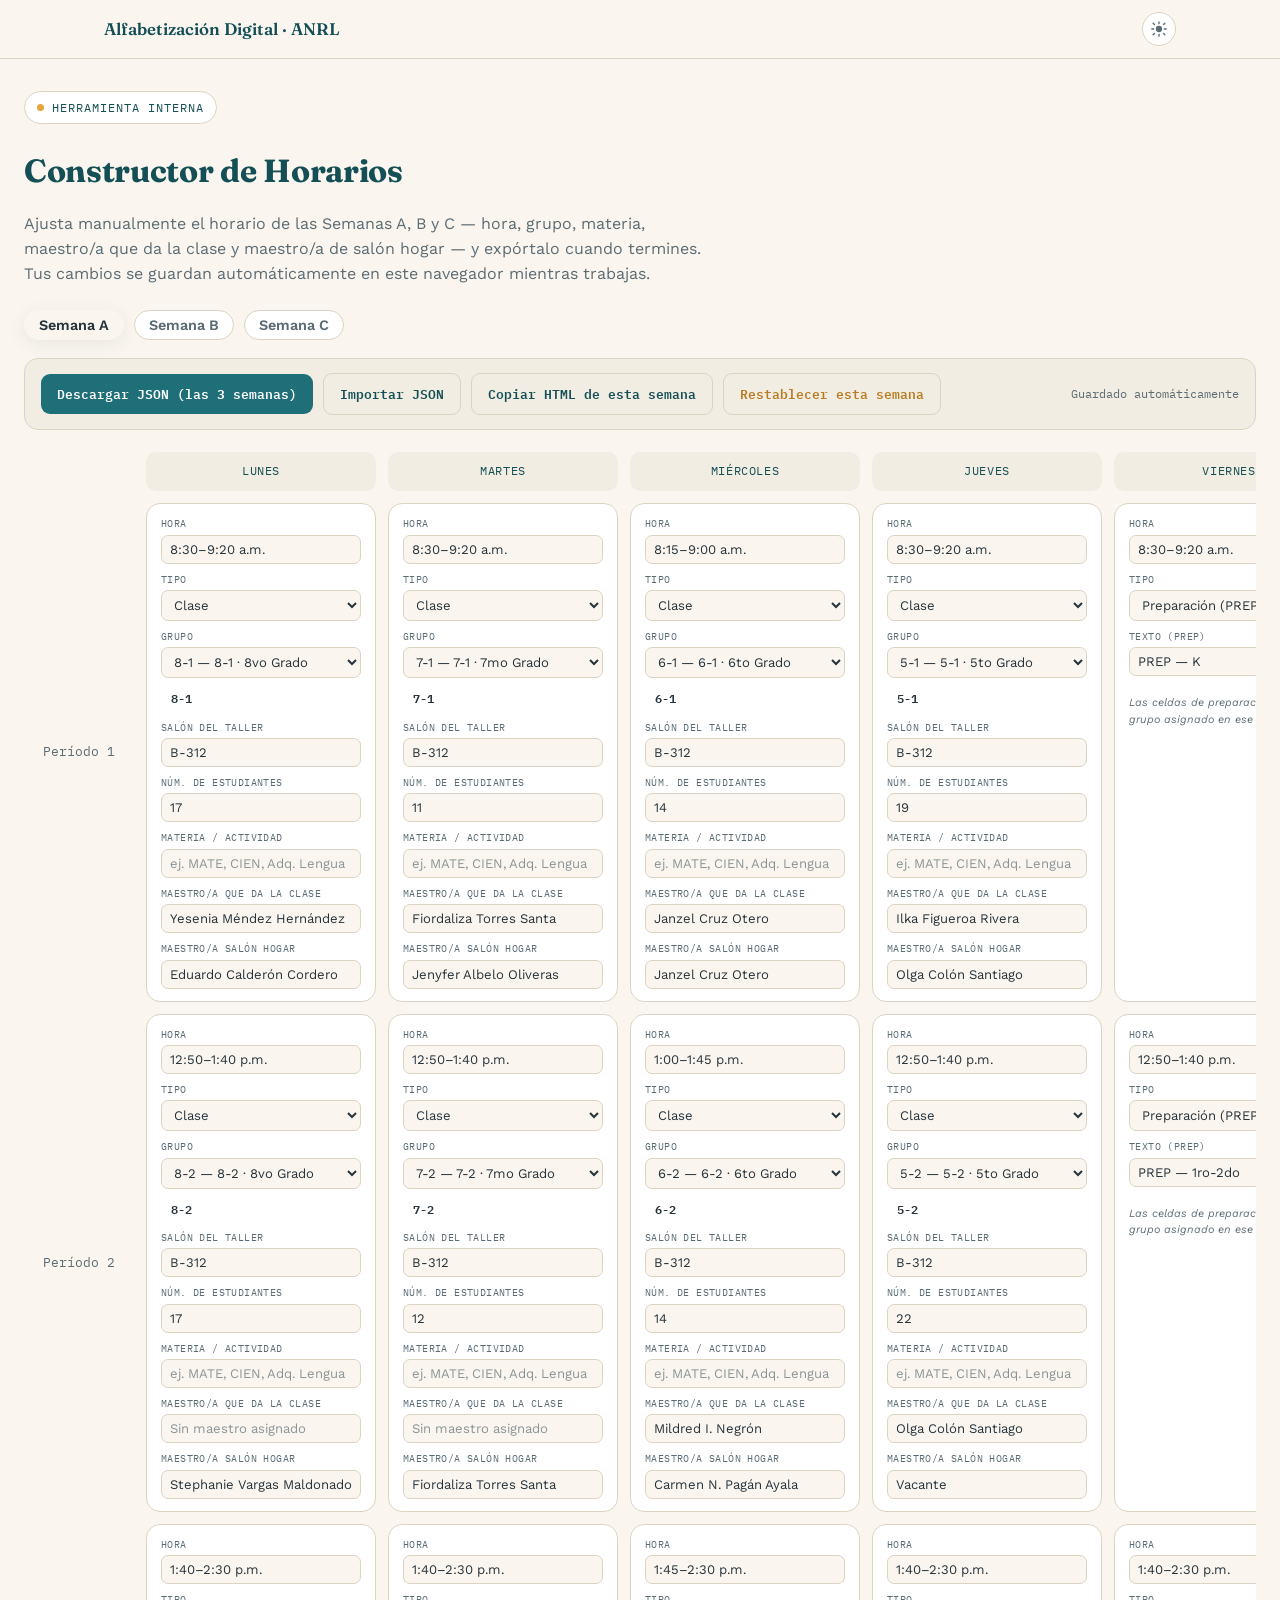
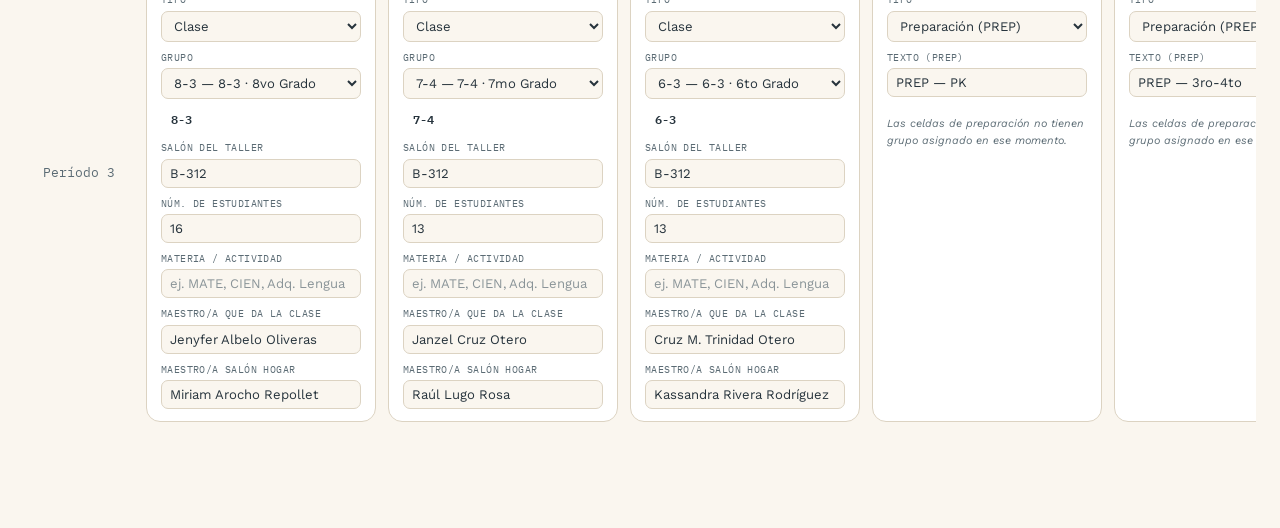
<file: builder.html>
<!DOCTYPE html>
<html lang="es">
<head>
<meta charset="UTF-8">
<meta name="viewport" content="width=device-width, initial-scale=1.0">
<meta name="color-scheme" content="light dark">
<meta name="robots" content="noindex">
<script>
(function(){
  try {
    var stored = localStorage.getItem('theme');
    var theme = stored === 'light' || stored === 'dark'
      ? stored
      : (window.matchMedia && window.matchMedia('(prefers-color-scheme: dark)').matches ? 'dark' : 'light');
    document.documentElement.setAttribute('data-theme', theme);
  } catch (e) {}
})();
</script>
<title>Constructor de Horarios &mdash; Kevin García</title>
<link rel="icon" type="image/svg+xml" href="favicon.svg">
<link rel="preconnect" href="https://fonts.googleapis.com">
<link rel="preconnect" href="https://fonts.gstatic.com" crossorigin>
<link href="https://fonts.googleapis.com/css2?family=Fraunces:opsz,wght@9..144,400;9..144,500;9..144,600;9..144,700&family=Work+Sans:wght@400;500;600;700&family=IBM+Plex+Mono:wght@400;500;600&display=swap" rel="stylesheet">
<link rel="stylesheet" href="css/styles.css">
<style>
.bd-wrap{max-width:1400px; margin:0 auto; padding:32px 24px 90px;}
.bd-header p{color:var(--ink-soft); max-width:70ch;}
.bd-tabs{display:flex; gap:10px; margin:24px 0 18px; flex-wrap:wrap;}
.bd-toolbar{
  display:flex; align-items:center; gap:10px; flex-wrap:wrap; margin-bottom:22px;
  padding:14px 16px; background:var(--paper-alt); border:1px solid var(--line); border-radius:var(--radius);
}
.bd-btn{
  font-family:'IBM Plex Mono',monospace; font-size:.8rem; font-weight:600; color:#fff;
  background:var(--teal-btn); border:none; border-radius:9px; padding:9px 16px; cursor:pointer; transition:.15s;
}
.bd-btn:hover{background:var(--teal-btn-hover);}
.bd-btn.bd-btn-ghost{color:var(--teal-deep); background:transparent; border:1px solid var(--line);}
.bd-btn.bd-btn-ghost:hover{border-color:var(--teal); background:var(--card);}
.bd-btn.bd-btn-danger{color:var(--mango-deep); background:transparent; border:1px solid var(--line);}
.bd-btn.bd-btn-danger:hover{border-color:var(--mango);}
.bd-save-status{font-family:'IBM Plex Mono',monospace; font-size:.76rem; color:var(--ink-soft); margin-left:auto;}
.bd-week{margin-bottom:8px;}
.bd-week-title{display:flex; align-items:center; gap:12px; margin-bottom:14px; flex-wrap:wrap;}
.bd-week-title h2{font-size:1.2rem; margin:0;}
.bd-grid-scroll{overflow-x:auto; padding-bottom:8px;}
.bd-week-grid{display:grid; grid-template-columns:110px repeat(5, minmax(230px,1fr)); gap:12px; min-width:1300px;}
.bd-day-head{
  font-family:'IBM Plex Mono',monospace; font-size:.76rem; text-transform:uppercase; letter-spacing:.05em;
  color:var(--teal-deep); background:var(--paper-alt); border-radius:10px; padding:10px 12px; text-align:center;
}
.bd-period-label{
  font-family:'IBM Plex Mono',monospace; font-size:.82rem; color:var(--ink-soft);
  display:flex; align-items:center; justify-content:center; text-align:center;
}
.bd-cell{
  position:relative;
  background:var(--card); border:1.5px solid var(--line); border-radius:var(--radius);
  padding:12px 14px; display:flex; flex-direction:column; gap:8px;
}
.bd-cell.bd-modified{
  border-color:var(--mango); box-shadow:0 0 0 3px rgba(232,163,61,.16);
  background:linear-gradient(135deg, rgba(232,163,61,.10), rgba(31,111,120,.04));
}
.bd-modified-tag{
  position:absolute; top:-9px; right:10px;
  font-family:'IBM Plex Mono',monospace; font-size:.62rem; font-weight:700; letter-spacing:.03em;
  color:#fff; background:var(--mango); padding:2px 8px; border-radius:999px;
}
.bd-field{display:flex; flex-direction:column; gap:3px;}
.bd-field label{
  font-family:'IBM Plex Mono',monospace; font-size:.62rem; text-transform:uppercase; letter-spacing:.04em; color:var(--ink-soft);
}
.bd-field input, .bd-field select{
  font-family:'Work Sans',sans-serif; font-size:.82rem; padding:6px 8px; border-radius:7px;
  border:1px solid var(--line); background:var(--paper); color:var(--ink); width:100%;
}
.bd-field input::placeholder{color:var(--ink-soft); opacity:.7;}
.bd-chip-row{display:flex; align-items:center; gap:8px;}
.bd-chip-preview{font-family:'IBM Plex Mono',monospace; font-weight:600; font-size:.78rem; padding:3px 10px; border-radius:999px; display:inline-block;}
.bd-hint{font-size:.68rem; color:var(--ink-soft); font-style:italic;}
.bd-html-out{
  width:100%; min-height:160px; font-family:'IBM Plex Mono',monospace; font-size:.78rem;
  border:1px solid var(--line); border-radius:var(--radius); padding:12px; background:var(--paper); color:var(--ink);
  margin-top:14px;
}
@media (max-width:760px){
  .bd-week-grid{grid-template-columns:90px repeat(5,minmax(200px,1fr));}
}
</style>
</head>
<body>

<div class="topnav">
  <div class="wrap">
    <a class="brand" href="index.html">Alfabetización Digital &middot; ANRL</a>
    <div class="toolbar-buttons">
      <button type="button" id="theme-toggle" class="theme-toggle" aria-pressed="false" aria-label="Cambiar a modo oscuro" title="Cambiar a modo oscuro">
        <svg class="icon-sun" viewBox="0 0 24 24" aria-hidden="true" focusable="false"><circle cx="12" cy="12" r="4.2" fill="currentColor"/><g stroke="currentColor" stroke-width="1.8" stroke-linecap="round"><path d="M12 2.5v2.4"/><path d="M12 19.1v2.4"/><path d="M4.2 4.2l1.7 1.7"/><path d="M18.1 18.1l1.7 1.7"/><path d="M2.5 12h2.4"/><path d="M19.1 12h2.4"/><path d="M4.2 19.8l1.7-1.7"/><path d="M18.1 5.9l1.7-1.7"/></g></svg>
        <svg class="icon-moon" viewBox="0 0 24 24" aria-hidden="true" focusable="false"><path d="M20.2 14.8A8.6 8.6 0 1 1 9.2 3.8a7 7 0 0 0 11 11z" fill="currentColor"/></svg>
      </button>
    </div>
  </div>
</div>

<div class="bd-wrap">
  <div class="bd-header">
    <span class="eyebrow"><span class="dot"></span> Herramienta interna</span>
    <h1>Constructor de Horarios</h1>
    <p>Ajusta manualmente el horario de las Semanas A, B y C &mdash; hora, grupo, materia, maestro/a que da la clase y maestro/a de salón hogar &mdash; y expórtalo cuando termines. Tus cambios se guardan automáticamente en este navegador mientras trabajas.</p>
  </div>

  <div class="bd-tabs" id="bd-tabs">
    <button type="button" class="grade-tab active" data-week="A">Semana A</button>
    <button type="button" class="grade-tab" data-week="B">Semana B</button>
    <button type="button" class="grade-tab" data-week="C">Semana C</button>
  </div>

  <div class="bd-toolbar">
    <button type="button" class="bd-btn" id="bd-export-json">Descargar JSON (las 3 semanas)</button>
    <button type="button" class="bd-btn bd-btn-ghost" id="bd-import-json">Importar JSON</button>
    <input type="file" id="bd-import-file" accept="application/json,.json" hidden>
    <button type="button" class="bd-btn bd-btn-ghost" id="bd-copy-html">Copiar HTML de esta semana</button>
    <button type="button" class="bd-btn bd-btn-danger" id="bd-reset">Restablecer esta semana</button>
    <span class="bd-save-status" id="bd-save-status">Guardado automáticamente</span>
  </div>

  <div class="bd-week">
    <div class="bd-grid-scroll">
      <div class="bd-week-grid" id="bd-grid"></div>
    </div>
  </div>

  <textarea class="bd-html-out" id="bd-html-out" hidden readonly></textarea>
</div>

<script id="bd-bundle" type="application/json">{"GROUPS": [{"tabId": "tab-s-pk", "code": "PK", "title": "PK · Pre-Kínder", "hogar": "Melanie K. Olmeda Pagán", "clase": "Melanie K. Olmeda Pagán", "salon": "B-312"}, {"tabId": "tab-s-k-1", "code": "K-1", "title": "K-1 · Kindergarten", "hogar": "Jacmir Tirado Cintrón", "clase": "Johan Rivera Ortiz", "salon": "B-312"}, {"tabId": "tab-s-k-2", "code": "K-2", "title": "K-2 · Kindergarten", "hogar": "Agnes Miranda Suárez", "clase": "Agnes Miranda Suárez", "salon": "B-312"}, {"tabId": "tab-s-1-1", "code": "1-1", "title": "1-1 · 1er Grado", "hogar": "Yaznery Santos Figueroa", "clase": "Yaznery Santos Figueroa", "salon": "B-312"}, {"tabId": "tab-s-1-2", "code": "1-2", "title": "1-2 · 1er Grado", "hogar": "Luzmarie Cotto Morales", "clase": "Luzmarie Cotto Morales", "salon": "B-312"}, {"tabId": "tab-s-2-1", "code": "2-1", "title": "2-1 · 2do Grado", "hogar": "María Rivera Robles", "clase": "Yahaira Jiménez Rodríguez", "salon": "B-312"}, {"tabId": "tab-s-2-2", "code": "2-2", "title": "2-2 · 2do Grado", "hogar": "Norma Aponte Concepción", "clase": "Norma Aponte Concepción", "salon": "B-312"}, {"tabId": "tab-s-3-1", "code": "3-1", "title": "3-1 · 3er Grado", "hogar": "Brenda Virella Rosado", "clase": "Brenda Virella Rosado", "salon": "B-312"}, {"tabId": "tab-s-3-2", "code": "3-2", "title": "3-2 · 3er Grado", "hogar": "Arlene M. Del Río García", "clase": "Soniber Rivera Arnau", "salon": "B-312"}, {"tabId": "tab-s-4-1", "code": "4-1", "title": "4-1 · 4to Grado", "hogar": "Iris Zayas González", "clase": "Olga Rivera La Luz", "salon": "B-312"}, {"tabId": "tab-s-4-2", "code": "4-2", "title": "4-2 · 4to Grado", "hogar": "Tomasita Rivas Laureano", "clase": "", "salon": "B-312"}, {"tabId": "tab-s-4-3", "code": "4-3", "title": "4-3 · 4to Grado", "hogar": "Christian Marrero Ortega", "clase": "Christian Marrero Ortega", "salon": "B-312"}, {"tabId": "tab-s-5-1", "code": "5-1", "title": "5-1 · 5to Grado", "hogar": "Olga Colón Santiago", "clase": "Ilka Figueroa Rivera", "salon": "B-312"}, {"tabId": "tab-s-5-2", "code": "5-2", "title": "5-2 · 5to Grado", "hogar": "Vacante", "clase": "Olga Colón Santiago", "salon": "B-312"}, {"tabId": "tab-s-6-1", "code": "6-1", "title": "6-1 · 6to Grado", "hogar": "Janzel Cruz Otero", "clase": "Janzel Cruz Otero", "salon": "B-312"}, {"tabId": "tab-s-6-2", "code": "6-2", "title": "6-2 · 6to Grado", "hogar": "Carmen N. Pagán Ayala", "clase": "Mildred I. Negrón", "salon": "B-312"}, {"tabId": "tab-s-6-3", "code": "6-3", "title": "6-3 · 6to Grado", "hogar": "Kassandra Rivera Rodríguez", "clase": "Cruz M. Trinidad Otero", "salon": "B-312"}, {"tabId": "tab-s-7-1", "code": "7-1", "title": "7-1 · 7mo Grado", "hogar": "Jenyfer Albelo Oliveras", "clase": "Fiordaliza Torres Santa", "salon": "B-312"}, {"tabId": "tab-s-7-2", "code": "7-2", "title": "7-2 · 7mo Grado", "hogar": "Fiordaliza Torres Santa", "clase": "", "salon": "B-312"}, {"tabId": "tab-s-7-4", "code": "7-4", "title": "7-4 · 7mo Grado", "hogar": "Raúl Lugo Rosa", "clase": "Janzel Cruz Otero", "salon": "B-312"}, {"tabId": "tab-s-8-1", "code": "8-1", "title": "8-1 · 8vo Grado", "hogar": "Eduardo Calderón Cordero", "clase": "Yesenia Méndez Hernández", "salon": "B-312"}, {"tabId": "tab-s-8-2", "code": "8-2", "title": "8-2 · 8vo Grado", "hogar": "Stephanie Vargas Maldonado", "clase": "", "salon": "B-312"}, {"tabId": "tab-s-8-3", "code": "8-3", "title": "8-3 · 8vo Grado", "hogar": "Miriam Arocho Repollet", "clase": "Jenyfer Albelo Oliveras", "salon": "B-312"}, {"tabId": "tab-s-pk-ee-autismo", "code": "PK-A", "title": "PK EE Autismo", "hogar": "Gladys Pagán Cosme", "clase": "Doris Milian Torres", "salon": "202"}, {"tabId": "tab-s-pk-ee-no-cat", "code": "PK-NC", "title": "PK EE No Categorizado", "hogar": "Keila De Jesús Román", "clase": "Keila De Jesús Román", "salon": "214"}, {"tabId": "tab-s-ee-r1-1x1", "code": "R1-1x1", "title": "EE Ruta 1 (Uno a Uno)", "hogar": "Esnelin Barrios", "clase": "Yahaira Jiménez Rodríguez", "salon": "212"}, {"tabId": "tab-s-ee-r1-kinder", "code": "R1-K", "title": "EE Ruta 1 (Kínder)", "hogar": "Ada Santiago Otero", "clase": "Doris Milian Torres", "salon": "201"}, {"tabId": "tab-s-ee-r1-1ro-red", "code": "R1-1R", "title": "EE Ruta 1 (1ro Reducido)", "hogar": "Vacante", "clase": "Vacante", "salon": "203"}, {"tabId": "tab-s-ee-r1-1-2", "code": "R1-12", "title": "EE Ruta 1 (1ro y 2do)", "hogar": "Marta Reyes Afanador", "clase": "Marta Reyes Afanador", "salon": "302"}, {"tabId": "tab-s-ee-r1-3-4", "code": "R1-34", "title": "EE Ruta 1 (3ro y 4to)", "hogar": "Vacante", "clase": "Vacante", "salon": "209"}, {"tabId": "tab-s-ee-r1-5-6", "code": "R1-56", "title": "EE Ruta 1 (5to y 6to)", "hogar": "Maribel Ortega Santos", "clase": "Maribel Ortega Santos", "salon": "209"}, {"tabId": "tab-s-ee-r23-1-2-3", "code": "R23-123", "title": "EE Ruta 2 y 3 (1ro, 2do y 3ro — Autismo)", "hogar": "Elizabeth Rivera Rique", "clase": "Elizabeth Rivera Rique", "salon": "201"}, {"tabId": "tab-s-ee-r23-3-4-5", "code": "R23-345", "title": "EE Ruta 2 y 3 (3ro, 4to y 5to)", "hogar": "Karla Maldonado García", "clase": "Karla Maldonado García", "salon": "208"}, {"tabId": "tab-s-ee-r1-7-8", "code": "R1-78", "title": "EE Ruta 1 (7mo y 8vo)", "hogar": "Nora Náter Nieves", "clase": "", "salon": "214"}], "SCHEDULE": {"A": [{"periodo": "Período 1", "dia": "Lunes", "hora": "8:30–9:20 a.m.", "tipo": "clase", "tabId": "tab-s-8-1", "materia": "", "salon": "B-312", "estudiantes": 17}, {"periodo": "Período 1", "dia": "Martes", "hora": "8:30–9:20 a.m.", "tipo": "clase", "tabId": "tab-s-7-1", "materia": "", "salon": "B-312", "estudiantes": 11}, {"periodo": "Período 1", "dia": "Miércoles", "hora": "8:15–9:00 a.m.", "tipo": "clase", "tabId": "tab-s-6-1", "materia": "", "salon": "B-312", "estudiantes": 14}, {"periodo": "Período 1", "dia": "Jueves", "hora": "8:30–9:20 a.m.", "tipo": "clase", "tabId": "tab-s-5-1", "materia": "", "salon": "B-312", "estudiantes": 19}, {"periodo": "Período 1", "dia": "Viernes", "hora": "8:30–9:20 a.m.", "tipo": "prep", "prepText": "PREP — K"}, {"periodo": "Período 2", "dia": "Lunes", "hora": "12:50–1:40 p.m.", "tipo": "clase", "tabId": "tab-s-8-2", "materia": "", "salon": "B-312", "estudiantes": 17}, {"periodo": "Período 2", "dia": "Martes", "hora": "12:50–1:40 p.m.", "tipo": "clase", "tabId": "tab-s-7-2", "materia": "", "salon": "B-312", "estudiantes": 12}, {"periodo": "Período 2", "dia": "Miércoles", "hora": "1:00–1:45 p.m.", "tipo": "clase", "tabId": "tab-s-6-2", "materia": "", "salon": "B-312", "estudiantes": 14}, {"periodo": "Período 2", "dia": "Jueves", "hora": "12:50–1:40 p.m.", "tipo": "clase", "tabId": "tab-s-5-2", "materia": "", "salon": "B-312", "estudiantes": 22}, {"periodo": "Período 2", "dia": "Viernes", "hora": "12:50–1:40 p.m.", "tipo": "prep", "prepText": "PREP — 1ro-2do"}, {"periodo": "Período 3", "dia": "Lunes", "hora": "1:40–2:30 p.m.", "tipo": "clase", "tabId": "tab-s-8-3", "materia": "", "salon": "B-312", "estudiantes": 16}, {"periodo": "Período 3", "dia": "Martes", "hora": "1:40–2:30 p.m.", "tipo": "clase", "tabId": "tab-s-7-4", "materia": "", "salon": "B-312", "estudiantes": 13}, {"periodo": "Período 3", "dia": "Miércoles", "hora": "1:45–2:30 p.m.", "tipo": "clase", "tabId": "tab-s-6-3", "materia": "", "salon": "B-312", "estudiantes": 13}, {"periodo": "Período 3", "dia": "Jueves", "hora": "1:40–2:30 p.m.", "tipo": "prep", "prepText": "PREP — PK"}, {"periodo": "Período 3", "dia": "Viernes", "hora": "1:40–2:30 p.m.", "tipo": "prep", "prepText": "PREP — 3ro-4to"}], "B": [{"periodo": "Período 1", "dia": "Lunes", "hora": "8:30–9:20 a.m.", "tipo": "clase", "tabId": "tab-s-4-1", "materia": "", "salon": "B-312", "estudiantes": 11}, {"periodo": "Período 1", "dia": "Martes", "hora": "8:30–9:20 a.m.", "tipo": "clase", "tabId": "tab-s-3-1", "materia": "", "salon": "B-312", "estudiantes": 18}, {"periodo": "Período 1", "dia": "Miércoles", "hora": "8:15–9:15 a.m.", "tipo": "clase", "tabId": "tab-s-1-1", "materia": "", "salon": "B-312", "estudiantes": 18}, {"periodo": "Período 1", "dia": "Jueves", "hora": "8:30–9:20 a.m.", "tipo": "clase", "tabId": "tab-s-k-1", "materia": "", "salon": "B-312", "estudiantes": 18}, {"periodo": "Período 1", "dia": "Viernes", "hora": "8:30–9:20 a.m.", "tipo": "prep", "prepText": "PREP — R1-1x1, PK-A y PK-NC"}, {"periodo": "Período 2", "dia": "Lunes", "hora": "12:50–1:40 p.m.", "tipo": "clase", "tabId": "tab-s-4-2", "materia": "", "salon": "B-312", "estudiantes": 12}, {"periodo": "Período 2", "dia": "Martes", "hora": "12:50–1:40 p.m.", "tipo": "clase", "tabId": "tab-s-3-2", "materia": "", "salon": "B-312", "estudiantes": 20}, {"periodo": "Período 2", "dia": "Miércoles", "hora": "12:50–1:40 p.m.", "tipo": "clase", "tabId": "tab-s-1-2", "materia": "", "salon": "B-312", "estudiantes": 17}, {"periodo": "Período 2", "dia": "Jueves", "hora": "12:50–1:40 p.m.", "tipo": "clase", "tabId": "tab-s-k-2", "materia": "", "salon": "B-312", "estudiantes": 20}, {"periodo": "Período 2", "dia": "Viernes", "hora": "12:50–1:40 p.m.", "tipo": "prep", "prepText": "PREP — R1-K, R1-1R, R23-123 y R23-345"}, {"periodo": "Período 3", "dia": "Lunes", "hora": "1:40–2:30 p.m.", "tipo": "clase", "tabId": "tab-s-4-3", "materia": "", "salon": "B-312", "estudiantes": 15}, {"periodo": "Período 3", "dia": "Martes", "hora": "1:40–2:30 p.m.", "tipo": "clase", "tabId": "tab-s-2-1", "materia": "", "salon": "B-312", "estudiantes": 14}, {"periodo": "Período 3", "dia": "Miércoles", "hora": "1:40–2:30 p.m.", "tipo": "clase", "tabId": "tab-s-2-2", "materia": "", "salon": "B-312", "estudiantes": 16}, {"periodo": "Período 3", "dia": "Jueves", "hora": "1:40–2:30 p.m.", "tipo": "clase", "tabId": "tab-s-pk", "materia": "", "salon": "B-312", "estudiantes": 6}, {"periodo": "Período 3", "dia": "Viernes", "hora": "1:40–2:30 p.m.", "tipo": "prep", "prepText": "PREP — R1-12, R1-34, R1-56 y R1-78"}], "C": [{"periodo": "Período 1", "dia": "Lunes", "hora": "8:30–9:20 a.m.", "tipo": "clase", "tabId": "tab-s-ee-r1-1x1", "materia": "", "salon": "212", "estudiantes": 1}, {"periodo": "Período 1", "dia": "Martes", "hora": "8:30–9:20 a.m.", "tipo": "clase", "tabId": "tab-s-ee-r1-kinder", "materia": "", "salon": "201", "estudiantes": 3}, {"periodo": "Período 1", "dia": "Miércoles", "hora": "8:15–9:15 a.m.", "tipo": "clase", "tabId": "tab-s-ee-r23-3-4-5", "materia": "", "salon": "208", "estudiantes": 4}, {"periodo": "Período 1", "dia": "Jueves", "hora": "8:30–9:20 a.m.", "tipo": "clase", "tabId": "tab-s-ee-r1-5-6", "materia": "", "salon": "209", "estudiantes": 7}, {"periodo": "Período 1", "dia": "Viernes", "hora": "8:30–9:20 a.m.", "tipo": "prep", "prepText": "PREP — 6to"}, {"periodo": "Período 2", "dia": "Lunes", "hora": "12:50–1:40 p.m.", "tipo": "clase", "tabId": "tab-s-pk-ee-autismo", "materia": "", "salon": "202", "estudiantes": 4}, {"periodo": "Período 2", "dia": "Martes", "hora": "12:50–1:40 p.m.", "tipo": "clase", "tabId": "tab-s-ee-r1-1ro-red", "materia": "Ciencias", "salon": "203", "estudiantes": 3}, {"periodo": "Período 2", "dia": "Miércoles", "hora": "12:50–1:40 p.m.", "tipo": "clase", "tabId": "tab-s-ee-r1-1-2", "materia": "", "salon": "302", "estudiantes": 5}, {"periodo": "Período 2", "dia": "Jueves", "hora": "12:50–1:40 p.m.", "tipo": "clase", "tabId": "tab-s-ee-r1-7-8", "materia": "", "salon": "214", "estudiantes": 11}, {"periodo": "Período 2", "dia": "Viernes", "hora": "12:50–1:40 p.m.", "tipo": "prep", "prepText": "PREP — 7mo"}, {"periodo": "Período 3", "dia": "Lunes", "hora": "1:40–2:30 p.m.", "tipo": "clase", "tabId": "tab-s-pk-ee-no-cat", "materia": "", "salon": "214", "estudiantes": 5}, {"periodo": "Período 3", "dia": "Martes", "hora": "1:40–2:30 p.m.", "tipo": "clase", "tabId": "tab-s-ee-r23-1-2-3", "materia": "", "salon": "201", "estudiantes": 8}, {"periodo": "Período 3", "dia": "Miércoles", "hora": "1:40–2:30 p.m.", "tipo": "clase", "tabId": "tab-s-ee-r1-3-4", "materia": "", "salon": "209", "estudiantes": 10}, {"periodo": "Período 3", "dia": "Jueves", "hora": "1:40–2:30 p.m.", "tipo": "prep", "prepText": "PREP — 5to"}, {"periodo": "Período 3", "dia": "Viernes", "hora": "1:40–2:30 p.m.", "tipo": "prep", "prepText": "PREP — 8vo"}]}}</script>
<script>
(function(){
  var BUNDLE = JSON.parse(document.getElementById('bd-bundle').textContent);
  var GROUPS = BUNDLE.GROUPS;
  var GROUP_BY_ID = {};
  GROUPS.forEach(function(g){ GROUP_BY_ID[g.tabId] = g; });
  var DAYS = ['Lunes','Martes','Mi\u00e9rcoles','Jueves','Viernes'];
  var STORAGE_KEY = 'builder-state-v1';

  function colorClassFor(tabId){ return 'c-' + tabId.replace(/^tab-/, ''); }

  function loadState(){
    try {
      var raw = localStorage.getItem(STORAGE_KEY);
      if(raw) return JSON.parse(raw);
    } catch(e) {}
    return JSON.parse(JSON.stringify(BUNDLE.SCHEDULE));
  }
  var state = loadState();
  var currentWeek = 'A';
  var saveTimer = null;

  function persist(){
    try { localStorage.setItem(STORAGE_KEY, JSON.stringify(state)); } catch(e) {}
    var el = document.getElementById('bd-save-status');
    el.textContent = 'Guardado \u2713';
    clearTimeout(saveTimer);
    saveTimer = setTimeout(function(){ el.textContent = 'Guardado autom\u00e1ticamente'; }, 1500);
  }

  function groupOptionsHTML(selectedTabId){
    return GROUPS.map(function(g){
      var sel = g.tabId === selectedTabId ? ' selected' : '';
      return '<option value="' + g.tabId + '"' + sel + '>' + g.code + ' \u2014 ' + g.title + '</option>';
    }).join('');
  }

  function getCell(week, periodo, dia){
    var arr = state[week];
    for(var i=0;i<arr.length;i++){ if(arr[i].periodo===periodo && arr[i].dia===dia) return arr[i]; }
    return null;
  }

  function getOriginalCell(week, periodo, dia){
    var arr = BUNDLE.SCHEDULE[week];
    for(var i=0;i<arr.length;i++){ if(arr[i].periodo===periodo && arr[i].dia===dia) return arr[i]; }
    return null;
  }

  // Compara dos celdas campo por campo (sin importar el orden en que se
  // agregaron las propiedades) para saber si el período fue editado.
  function cellsEqual(a, b){
    var keys = {};
    Object.keys(a || {}).forEach(function(k){ keys[k] = true; });
    Object.keys(b || {}).forEach(function(k){ keys[k] = true; });
    for(var k in keys){
      if(k === 'periodo' || k === 'dia') continue;
      var av = (a && a[k] !== undefined) ? a[k] : '';
      var bv = (b && b[k] !== undefined) ? b[k] : '';
      if(av !== bv) return false;
    }
    return true;
  }

  var TIPOS_CON_GRUPO = {clase:1, tado:1, cp:1};

  function tipoSelectHTML(tipoActual){
    var opciones = [
      ['clase','Clase'], ['tado','TADO'], ['cp','CP'], ['prep','Preparaci\u00f3n (PREP)'],
    ];
    return '<select class="bd-in" data-field="tipo">' + opciones.map(function(o){
      var sel = o[0] === tipoActual ? ' selected' : '';
      return '<option value="' + o[0] + '"' + sel + '>' + o[1] + '</option>';
    }).join('') + '</select>';
  }

  function renderCellHTML(cell){
    if(TIPOS_CON_GRUPO[cell.tipo]){
      var g = GROUP_BY_ID[cell.tabId] || {code:'?', title:'', hogar:'', clase:'', salon:''};
      var colorClass = colorClassFor(cell.tabId);
      var esClasePlena = cell.tipo === 'clase';
      var html = ''
        + '<div class="bd-field"><label>Hora</label><input type="text" class="bd-in" data-field="hora" value="' + escAttr(cell.hora||'') + '"></div>'
        + '<div class="bd-field"><label>Tipo</label>' + tipoSelectHTML(cell.tipo) + '</div>'
        + '<div class="bd-field"><label>Grupo</label><select class="bd-in" data-field="grupo">' + groupOptionsHTML(cell.tabId) + '</select></div>'
        + '<div class="bd-chip-row"><span class="bd-chip-preview ' + colorClass + '">' + escHTML(g.code) + '</span></div>'
        + '<div class="bd-field"><label>Sal\u00f3n del taller</label><input type="text" class="bd-in" data-field="salon" value="' + escAttr((cell.salon!==undefined? cell.salon : g.salon)||'') + '"></div>'
        + '<div class="bd-field"><label>N\u00fam. de Estudiantes</label><input type="number" min="0" step="1" class="bd-in" data-field="estudiantes" placeholder="Sin dato" value="' + escAttr(cell.estudiantes!==undefined? cell.estudiantes : '') + '"></div>';
      if(esClasePlena){
        html += '<div class="bd-field"><label>Materia / actividad</label><input type="text" class="bd-in" data-field="materia" placeholder="ej. MATE, CIEN, Adq. Lengua" value="' + escAttr(cell.materia||'') + '"></div>'
          + '<div class="bd-field"><label>Maestro/a que da la clase</label><input type="text" class="bd-in" data-field="maestroClase" placeholder="Sin maestro asignado" value="' + escAttr((cell.maestroClase!==undefined? cell.maestroClase : g.clase)||'') + '"></div>';
      } else if(cell.tipo === 'cp'){
        html += '<div class="bd-field"><label>Maestro/a que cubre (CP)</label><input type="text" class="bd-in" data-field="maestroClase" placeholder="Nombre del maestro/a que cubre" value="' + escAttr((cell.maestroClase!==undefined? cell.maestroClase : g.clase)||'') + '"></div>';
      } else {
        html += '<div class="bd-field"><label>Maestro/a que cubre (TADO)</label><input type="text" class="bd-in" data-field="maestroClase" placeholder="Nombre del maestro/a que cubre" value="' + escAttr((cell.maestroClase!==undefined? cell.maestroClase : g.clase)||'') + '"></div>';
      }
      html += '<div class="bd-field"><label>Maestro/a Sal\u00f3n Hogar</label><input type="text" class="bd-in" data-field="maestroHogar" value="' + escAttr((cell.maestroHogar!==undefined? cell.maestroHogar : g.hogar)||'') + '"></div>';
      return html;
    } else {
      return ''
        + '<div class="bd-field"><label>Hora</label><input type="text" class="bd-in" data-field="hora" value="' + escAttr(cell.hora||'') + '"></div>'
        + '<div class="bd-field"><label>Tipo</label>' + tipoSelectHTML(cell.tipo) + '</div>'
        + '<div class="bd-field"><label>Texto (PREP)</label><input type="text" class="bd-in" data-field="prepText" placeholder="PREP \u2014 ..." value="' + escAttr(cell.prepText||'') + '"></div>'
        + '<p class="bd-hint">Las celdas de preparaci\u00f3n no tienen grupo asignado en ese momento.</p>';
    }
  }

  function escAttr(s){ return String(s).replace(/&/g,'&amp;').replace(/"/g,'&quot;'); }
  function escHTML(s){ return String(s).replace(/&/g,'&amp;').replace(/</g,'&lt;'); }

  function render(){
    var grid = document.getElementById('bd-grid');
    var periodos = ['Per\u00edodo 1','Per\u00edodo 2','Per\u00edodo 3'];
    var html = '<div></div>';
    DAYS.forEach(function(d){ html += '<div class="bd-day-head">' + d + '</div>'; });
    periodos.forEach(function(p){
      html += '<div class="bd-period-label">' + p + '</div>';
      DAYS.forEach(function(d){
        var cell = getCell(currentWeek, p, d);
        var modificado = !cellsEqual(cell, getOriginalCell(currentWeek, p, d));
        var claseExtra = modificado ? ' bd-modified' : '';
        var etiqueta = modificado ? '<span class="bd-modified-tag">&#9679; Editado</span>' : '';
        html += '<div class="bd-cell' + claseExtra + '" data-periodo="' + p + '" data-dia="' + d + '">' + etiqueta + renderCellHTML(cell) + '</div>';
      });
    });
    grid.innerHTML = html;
    attachHandlers();
  }

  function attachHandlers(){
    var grid = document.getElementById('bd-grid');
    grid.querySelectorAll('.bd-cell').forEach(function(cellEl){
      var periodo = cellEl.getAttribute('data-periodo');
      var dia = cellEl.getAttribute('data-dia');
      cellEl.querySelectorAll('.bd-in').forEach(function(input){
        input.addEventListener('change', function(){ onFieldChange(periodo, dia, input); });
      });
    });
  }

  function onFieldChange(periodo, dia, input){
    var cell = getCell(currentWeek, periodo, dia);
    var field = input.getAttribute('data-field');
    if(field === 'tipo'){
      var nuevoTipo = input.value;
      var eraConGrupo = !!TIPOS_CON_GRUPO[cell.tipo];
      var esConGrupo = !!TIPOS_CON_GRUPO[nuevoTipo];
      if(esConGrupo && eraConGrupo){
        // Clase / TADO / CP entre sí: mismo dato de fondo, solo cambia la etiqueta.
        cell.tipo = nuevoTipo;
      } else if(!esConGrupo){
        // A Preparación (PREP): se pierde el grupo asignado.
        var nuevo = {periodo:periodo, dia:dia, hora:cell.hora, tipo:'prep', prepText:''};
        replaceCell(periodo, dia, nuevo);
      } else {
        // De Preparación a Clase/TADO/CP: arranca con el primer grupo de la lista.
        var primerGrupo = GROUPS[0];
        var nuevo2 = {periodo:periodo, dia:dia, hora:cell.hora, tipo:nuevoTipo, tabId:primerGrupo.tabId,
          materia:'', maestroClase:primerGrupo.clase||'', maestroHogar:primerGrupo.hogar||'', salon:primerGrupo.salon||'', estudiantes:''};
        replaceCell(periodo, dia, nuevo2);
      }
      render();
      persist();
      return;
    }
    if(field === 'grupo'){
      cell.tabId = input.value;
      var g = GROUP_BY_ID[cell.tabId];
      cell.maestroClase = g.clase || '';
      cell.maestroHogar = g.hogar || '';
      cell.salon = g.salon || '';
      cell.materia = '';
      cell.estudiantes = '';
      render();
      persist();
      return;
    }
    if(field === 'hora'){ cell.hora = input.value; }
    if(field === 'salon'){ cell.salon = input.value; }
    if(field === 'materia'){ cell.materia = input.value; }
    if(field === 'maestroClase'){ cell.maestroClase = input.value; }
    if(field === 'maestroHogar'){ cell.maestroHogar = input.value; }
    if(field === 'estudiantes'){ cell.estudiantes = input.value; }
    if(field === 'prepText'){ cell.prepText = input.value; }
    updateModifiedIndicator(periodo, dia);
    persist();
  }

  function updateModifiedIndicator(periodo, dia){
    var cellEl = document.querySelector('.bd-cell[data-periodo="' + periodo + '"][data-dia="' + dia + '"]');
    if(!cellEl) return;
    var cell = getCell(currentWeek, periodo, dia);
    var modificado = !cellsEqual(cell, getOriginalCell(currentWeek, periodo, dia));
    cellEl.classList.toggle('bd-modified', modificado);
    var tag = cellEl.querySelector('.bd-modified-tag');
    if(modificado && !tag){
      cellEl.insertAdjacentHTML('afterbegin', '<span class="bd-modified-tag">● Editado</span>');
    } else if(!modificado && tag){
      tag.remove();
    }
  }

  function replaceCell(periodo, dia, nuevaCelda){
    var arr = state[currentWeek];
    for(var i=0;i<arr.length;i++){
      if(arr[i].periodo===periodo && arr[i].dia===dia){ arr[i] = nuevaCelda; return; }
    }
  }

  document.getElementById('bd-tabs').addEventListener('click', function(e){
    var btn = e.target.closest('[data-week]');
    if(!btn) return;
    document.querySelectorAll('#bd-tabs .grade-tab').forEach(function(b){ b.classList.remove('active'); });
    btn.classList.add('active');
    currentWeek = btn.getAttribute('data-week');
    document.getElementById('bd-html-out').hidden = true;
    render();
  });

  document.getElementById('bd-reset').addEventListener('click', function(){
    if(!confirm('\u00bfRestablecer la Semana ' + currentWeek + ' a los valores actuales del sitio? Se perder\u00e1n tus cambios en esta semana.')) return;
    state[currentWeek] = JSON.parse(JSON.stringify(BUNDLE.SCHEDULE[currentWeek]));
    render();
    persist();
  });

  document.getElementById('bd-export-json').addEventListener('click', function(){
    var blob = new Blob([JSON.stringify(state, null, 2)], {type:'application/json'});
    var url = URL.createObjectURL(blob);
    var a = document.createElement('a');
    a.href = url;
    a.download = 'horarios-editados.json';
    document.body.appendChild(a);
    a.click();
    document.body.removeChild(a);
    setTimeout(function(){ URL.revokeObjectURL(url); }, 1000);
  });

  // Importar un JSON exportado antes (ej. después de borrar el caché del
  // navegador) para no tener que reintroducir todo a mano.
  function validarImportado(data){
    if(!data || typeof data !== 'object') return 'El archivo no es un JSON válido.';
    var semanas = ['A','B','C'];
    for(var i=0;i<semanas.length;i++){
      var w = semanas[i];
      if(!Array.isArray(data[w])) return 'Falta la Semana ' + w + ' en el archivo.';
      for(var j=0;j<data[w].length;j++){
        var c = data[w][j];
        if(!c || !c.periodo || !c.dia || !c.tipo) return 'La Semana ' + w + ' tiene un período con datos incompletos.';
      }
    }
    return null;
  }

  document.getElementById('bd-import-json').addEventListener('click', function(){
    document.getElementById('bd-import-file').click();
  });

  document.getElementById('bd-import-file').addEventListener('change', function(e){
    var file = e.target.files && e.target.files[0];
    if(!file) return;
    var reader = new FileReader();
    reader.onload = function(){
      var parsed;
      try {
        parsed = JSON.parse(reader.result);
      } catch(err){
        alert('Ese archivo no se pudo leer como JSON.');
        e.target.value = '';
        return;
      }
      var error = validarImportado(parsed);
      if(error){
        alert('No se pudo importar: ' + error);
        e.target.value = '';
        return;
      }
      if(!confirm('Esto reemplaza las Semanas A, B y C que tienes ahora en este navegador con las del archivo importado. ¿Continuar?')){
        e.target.value = '';
        return;
      }
      state = parsed;
      currentWeek = 'A';
      document.querySelectorAll('#bd-tabs .grade-tab').forEach(function(b){ b.classList.toggle('active', b.getAttribute('data-week') === 'A'); });
      document.getElementById('bd-html-out').hidden = true;
      render();
      persist();
      e.target.value = '';
      var status = document.getElementById('bd-save-status');
      status.textContent = 'Importado ✓';
      clearTimeout(saveTimer);
      saveTimer = setTimeout(function(){ status.textContent = 'Guardado automáticamente'; }, 2000);
    };
    reader.readAsText(file);
  });

  function buildWeekHTML(week){
    var periodos = ['Per\u00edodo 1','Per\u00edodo 2','Per\u00edodo 3'];
    var out = '<table class="weekly-table">\n<thead><tr><th scope="col">Hora</th>' + DAYS.map(function(d){return '<th scope="col">'+d+'</th>';}).join('') + '</tr></thead>\n<tbody>';
    periodos.forEach(function(p){
      out += '<tr><td class=\'wk-slotlabel\'>' + p + '</td>';
      DAYS.forEach(function(d){
        var cell = getCell(week, p, d);
        if(TIPOS_CON_GRUPO[cell.tipo]){
          var g = GROUP_BY_ID[cell.tabId];
          var colorClass = colorClassFor(cell.tabId);
          out += '<td class="wk-cell wk-rotation">\n'
              + '  <span class="wk-hora">' + escHTML(cell.hora) + '</span>\n'
              + '  <span class="wk-grade">' + escHTML(g.title) + '</span>\n'
              + '  <div class="wk-rot-chips"><span class="wk-rot-chip ' + colorClass + '">' + escHTML(g.code) + '</span></div>\n'
              + '</td>';
        } else {
          out += '<td class="wk-cell wk-free"><span class="wk-hora">' + escHTML(cell.hora) + '</span><span class="wk-prep-chip">' + escHTML(cell.prepText||'') + '</span></td>';
        }
      });
      out += '</tr>';
    });
    out += '\n</tbody>\n</table>';
    return out;
  }

  document.getElementById('bd-copy-html').addEventListener('click', function(){
    var html = buildWeekHTML(currentWeek);
    var ta = document.getElementById('bd-html-out');
    ta.value = html;
    ta.hidden = false;
    ta.focus();
    ta.select();
    var copiado = false;
    try {
      if(navigator.clipboard && navigator.clipboard.writeText){
        navigator.clipboard.writeText(html);
        copiado = true;
      }
    } catch(e) {}
    if(!copiado){
      try { document.execCommand('copy'); } catch(e) {}
    }
  });

  // Tema
  (function(){
    var btn = document.getElementById('theme-toggle');
    if(!btn) return;
    var rootEl = document.documentElement;
    function syncButton(theme){
      var isDark = theme === 'dark';
      btn.setAttribute('aria-pressed', String(isDark));
      var label = isDark ? 'Cambiar a modo claro' : 'Cambiar a modo oscuro';
      btn.setAttribute('aria-label', label);
      btn.setAttribute('title', label);
    }
    syncButton(rootEl.getAttribute('data-theme') === 'dark' ? 'dark' : 'light');
    btn.addEventListener('click', function(){
      var next = rootEl.getAttribute('data-theme') === 'dark' ? 'light' : 'dark';
      rootEl.setAttribute('data-theme', next);
      try { localStorage.setItem('theme', next); } catch(e) {}
      syncButton(next);
    });
  })();

  render();
})();
</script>
</body>
</html>
</file>
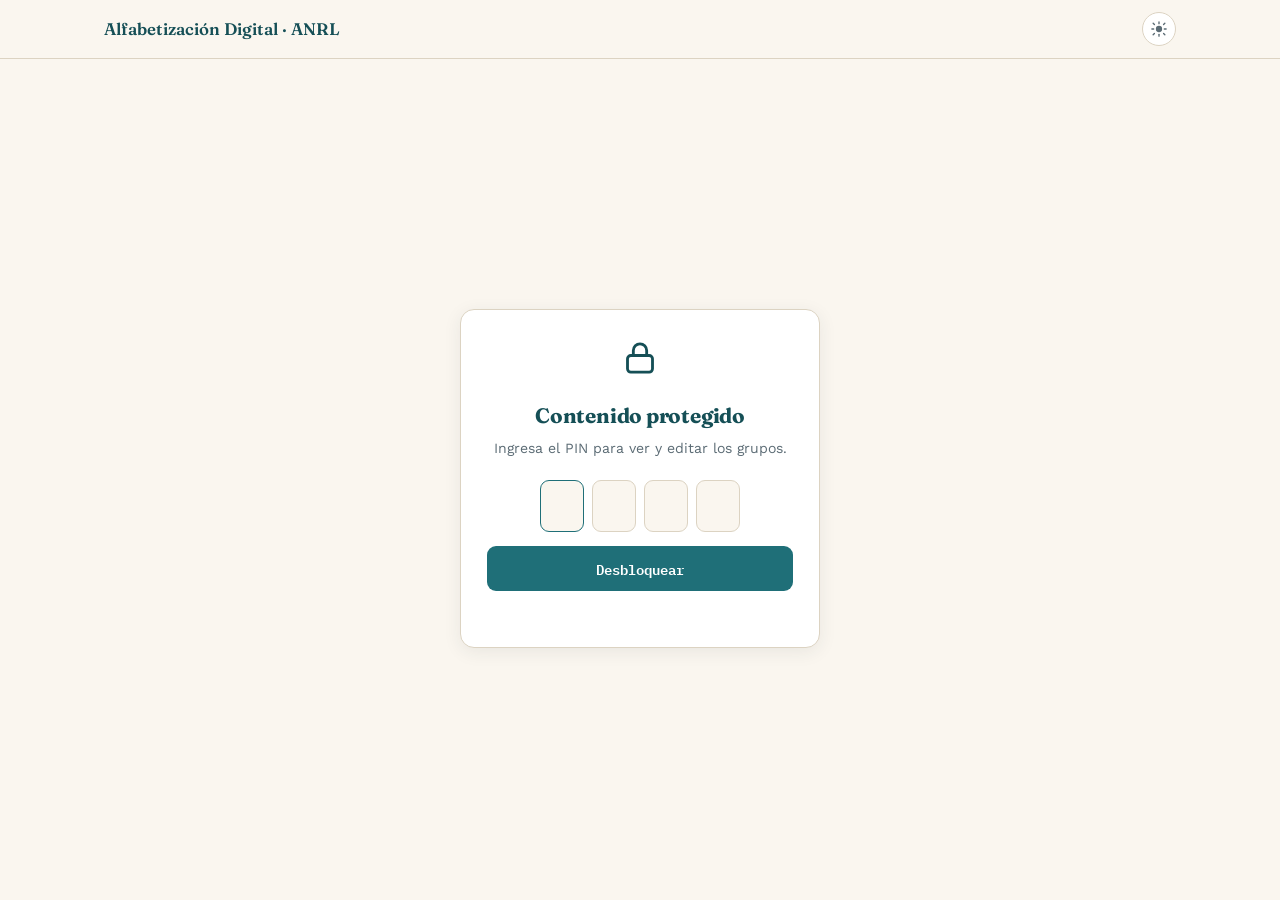
<file: groups.html>
<!DOCTYPE html>
<html lang="es">
<head>
<meta charset="UTF-8">
<meta name="viewport" content="width=device-width, initial-scale=1.0">
<meta name="color-scheme" content="light dark">
<meta name="robots" content="noindex">
<script>
(function(){
  try {
    var stored = localStorage.getItem('theme');
    var theme = stored === 'light' || stored === 'dark'
      ? stored
      : (window.matchMedia && window.matchMedia('(prefers-color-scheme: dark)').matches ? 'dark' : 'light');
    document.documentElement.setAttribute('data-theme', theme);
  } catch (e) {}
})();
</script>
<title>Grupos y Grados — Kevin García</title>
<link rel="icon" type="image/svg+xml" href="favicon.svg">
<meta name="description" content="Organización de grados, grupos y grupos de taller, año escolar 2026-2027. Escuela Arianys Nicole Rosa Luquis.">
<link rel="preconnect" href="https://fonts.googleapis.com">
<link rel="preconnect" href="https://fonts.gstatic.com" crossorigin>
<link href="https://fonts.googleapis.com/css2?family=Fraunces:opsz,wght@9..144,400;9..144,500;9..144,600;9..144,700&family=Work+Sans:wght@400;500;600;700&family=IBM+Plex+Mono:wght@400;500;600&display=swap" rel="stylesheet">
<link rel="stylesheet" href="css/styles.css">
<style>
.lock-screen{
  min-height:calc(100vh - 61px);
  display:flex; align-items:center; justify-content:center;
  padding:64px 24px;
}
.lock-card{
  max-width:360px; width:100%; background:var(--card); border:1px solid var(--line);
  border-radius:var(--radius); box-shadow:var(--shadow); padding:28px 26px; text-align:center;
}
.lock-card .lock-icon{
  width:40px; height:40px; margin:0 auto 14px; color:var(--teal-deep);
}
.lock-card h1{font-size:1.3rem; margin-bottom:6px;}
.lock-card p{color:var(--ink-soft); font-size:.88rem; margin:0 0 20px;}
.lock-pin-row{display:flex; gap:8px; justify-content:center; margin-bottom:14px;}
.lock-pin-row input{
  width:44px; height:52px; text-align:center; font-family:'IBM Plex Mono',monospace; font-size:1.3rem;
  border:1.5px solid var(--line); border-radius:9px; background:var(--paper); color:var(--ink);
}
.lock-pin-row input:focus{outline:none; border-color:var(--teal);}
.lock-card button{
  width:100%; font-family:'IBM Plex Mono',monospace; font-size:.88rem; font-weight:600; color:#fff;
  background:var(--teal-btn); border:none; border-radius:9px; padding:11px 18px; cursor:pointer; transition:.15s;
}
.lock-card button:hover{background:var(--teal-btn-hover);}
.lock-error{color:var(--mango-deep); font-size:.82rem; margin-top:12px; min-height:1.2em;}
#protected-root[hidden], .lock-screen[hidden]{display:none;}
</style>
</head>
<body>

<div class="topnav">
  <div class="wrap">
    <a class="brand" href="index.html">Alfabetización Digital · ANRL</a>
    <div class="toolbar-buttons">
      <button type="button" id="theme-toggle" class="theme-toggle" aria-pressed="false" aria-label="Cambiar a modo oscuro" title="Cambiar a modo oscuro">
        <svg class="icon-sun" viewBox="0 0 24 24" aria-hidden="true" focusable="false"><circle cx="12" cy="12" r="4.2" fill="currentColor"/><g stroke="currentColor" stroke-width="1.8" stroke-linecap="round"><path d="M12 2.5v2.4"/><path d="M12 19.1v2.4"/><path d="M4.2 4.2l1.7 1.7"/><path d="M18.1 18.1l1.7 1.7"/><path d="M2.5 12h2.4"/><path d="M19.1 12h2.4"/><path d="M4.2 19.8l1.7-1.7"/><path d="M18.1 5.9l1.7-1.7"/></g></svg>
        <svg class="icon-moon" viewBox="0 0 24 24" aria-hidden="true" focusable="false"><path d="M20.2 14.8A8.6 8.6 0 1 1 9.2 3.8a7 7 0 0 0 11 11z" fill="currentColor"/></svg>
      </button>
    </div>
  </div>
</div>

<div class="lock-screen" id="lock-screen">
  <div class="lock-card">
    <svg class="lock-icon" viewBox="0 0 24 24" fill="none" aria-hidden="true" focusable="false"><rect x="4.5" y="10.5" width="15" height="10" rx="2" stroke="currentColor" stroke-width="1.7"/><path d="M8 10.5V7.5a4 4 0 0 1 8 0v3" stroke="currentColor" stroke-width="1.7"/></svg>
    <h1>Contenido protegido</h1>
    <p>Ingresa el PIN para ver y editar los grupos.</p>
    <form id="lock-form" autocomplete="off">
      <div class="lock-pin-row">
        <input type="password" inputmode="numeric" pattern="[0-9]*" maxlength="1" class="lock-digit" aria-label="Dígito 1">
        <input type="password" inputmode="numeric" pattern="[0-9]*" maxlength="1" class="lock-digit" aria-label="Dígito 2">
        <input type="password" inputmode="numeric" pattern="[0-9]*" maxlength="1" class="lock-digit" aria-label="Dígito 3">
        <input type="password" inputmode="numeric" pattern="[0-9]*" maxlength="1" class="lock-digit" aria-label="Dígito 4">
      </div>
      <button type="submit">Desbloquear</button>
      <div class="lock-error" id="lock-error"></div>
    </form>
  </div>
</div>

<div id="protected-root" hidden>

<header class="hero">
  <div class="wrap">
    <span class="eyebrow"><span class="dot"></span> Uso interno · Año escolar 2026&ndash;2027</span>
    <h1>Grupos y Grados</h1>
    <p class="subtitle">Organización de salones, maestros(as) y grupos de taller — editable.</p>
    <div class="hero-meta">
      <div class="item"><div class="label">Maestro</div><div class="value">Kevin García</div></div>
      <div class="item"><div class="label">Puesto</div><div class="value">Maestro Recurso — Uso de la Computadora</div></div>
      <div class="item"><div class="label">Escuela</div><div class="value">Arianys Nicole Rosa Luquis</div></div>
    </div>
  </div>
</header>

<section class="block" id="grupos">
  <div class="wrap">
    <a class="sch-back" href="index.html">&larr; Volver al calendario de talleres</a>
    <div class="section-head">
      <span class="kicker">Organización</span>
      <h2>Grados, salones y grupos de taller</h2>
      <p>Edita cualquier celda directamente. Usa las flechas para reordenar filas y la papelera para eliminarlas. Los cambios se guardan automáticamente en este navegador.</p>
    </div>
    <div class="grp-toolbar">
      <span class="grp-summary" id="grp-summary"></span>
      <button type="button" class="grp-btn" id="grp-export-json">Exportar JSON</button>
      <button type="button" class="grp-btn" id="grp-export-csv">Exportar CSV</button>
      <button type="button" class="grp-btn grp-btn-danger" id="grp-reset">Restablecer datos originales</button>
    </div>
    <div class="table-scroll">
      <table class="grp-table">
        <thead>
          <tr>
            <th scope="col">#</th>
            <th scope="col">Clasificación</th>
            <th scope="col">Grado/Grupo</th>
            <th scope="col">Maestro(a) Salón Hogar</th>
            <th scope="col">Salón</th>
            <th scope="col">Est.</th>
            <th scope="col">Grupo de Taller</th>
            <th scope="col">Nivel</th>
            <th scope="col"></th>
          </tr>
        </thead>
        <tbody id="grp-tbody"></tbody>
      </table>
    </div>
    <button type="button" class="grp-btn grp-btn-primary grp-add-row" id="grp-add-row">+ Agregar fila</button>
    <div class="grp-save-note" id="grp-save-note">Guardado.</div>
  </div>
</section>

<footer>
  <div class="wrap">
    <p>&copy; <span id="copyright-year">2026</span> Escuela Arianys Nicole Rosa Luquis. Todos los derechos reservados.</p>
  </div>
</footer>

</div>

<script type="application/json" id="enc-payload">{"salt":"kAmkuXe1xJf5UAo0Q2XMpw==","iv":"nCgODqL40vT5FCYc","iterations":200000,"cipher":"IBM1y0kMJClvo5wxyO67o0V/V5Qa97LhmiYDlfJgyl9z+01uAoU85jBMeN48hQpV0Kt35Um8bnMdFJADmG3B/Id2PAJSxpwyJ8GzNa/+y8xGtv2lAs/7ZwzlBW/epvrV9yK2bHSExQW7kyHx0no6BF0Qx2zbdH5geh0pMFBxBdwC2gqBefReMrP/pZrBojrV7qvXfooB/J62ex/PBZR5RKe68+CtjiHwPahrNdWNqzbHWoQgsOMaZFIinJ1W+Ouk2tdXqGsnJnXAzV7XwmPJk0Xu39U8xNh26WnVb2ZHapFgVy00lO93aae4zFH+MKQch+dTJfON6JF66Kqsofd2foXEQmsunCfhSIKfxPvsMWt0OCfviDDXnDjilI6USJtrOnHA/OhysShDDh02xy3pbx5uUV1+pwhceMlVZRXgbP/ag2FWRSQBLBxHwAtUdb02ELdtWiI5KJqIHnm8DbYU7GW+mqb6Xe0MrnqThUF+iRpR00pkmZ7xKgJWTqivis2hyBbraAGYcOhxB17mewcVvDj8b/k7pxuakKPtw03inFGz9oL2jm9WK8ptkzFp2lt4goFyYd5IXLN2vrfeuUKp9Y3mUSxweTpMu2ALsr7I/Sjy8EZCT3PI+7j+twypPhTH6O2ExAAelzCcqHyafLpI6FgjcYGPFDPFYioEnqP6Gs9QNngRt85eRg3Jgem2box1ylaQUx13P+NK6x5EHC2W2vM7bAR2gWY8ZXVPphcTOTC0lDtpITl2RgoHvP4njQuJ/cpOuv5+iO/vFzomG13LJy6Im74MmiRJSx/P27p0NgYl8kEgCydLPkbHdRgV4zf4OLfAlWSjyG+sRP23El5D77bSQdUclLLbTHdQK8FsdTSBWwvNKgc0KZaUhNS9ThjOdLuoSLlIRapgAGKxlQBdJdiVJTROKnTcuKKZ7ur6u0KpT2wl7GYH9/QD4FOiuXrE0C5xChPvRFINpfwCnTtgRMrGAGs+eEcuh6ivQ9fQvy+x7+IQgPZ1RTW1x+s79FCIhBYYszTpvwhWy/KeD6Im7tHhspE0XcChzHgj6ag56+A4uacVo+4rCtAzMh+4bAhk39RnWxMEgdOY7RRVSdcTGgbq+TY99priC+AelohYMxIReRb+rS31jw4wQ7idq7gBJ23q1U4cg27RmNfW7AaTBRdR4rfbuML0qdgZ9vcLkTTdbtnLqVzpEQspzd6aBAR/p6xlIvdHnzkt03UUqlj/NAfkj+ojI8ufz5RSIkGDGbXlTqWsci/S8357ePk+F4pNVpgtiLHwJWg+SuA64hyR0rLXDuATv2AWarWo6xWeI0KvIuB9AikIJ7cZFffIBllvF4CZQSNcrNwgwSrIbd+gBPu07qg8EGU5GbxkulvySZswuA9bwsumvrdiGRNueIRvVUfKWGakwkoEtf2fZm9SRxyDvof+YG7nZ9LhvdtqJl/iDcAo1oErJEeBfX9UNjhN7sSiDvEH44CugPbobQcIWhFv6dzzxCmGSCxwmCa/JNwjlIcMwbrVRK+djO0l65LzQjjXAn0+kZS23JIZBmd3d6EAlzXrkAmhsFfJVT8OzNN+ai4a1NBcodHTJK4vzHsrobKPsi+XlW8j7PkDgU0O3Yuy9LUuH7a5EIfnJsI2SIrR1FVNdsKGK1TOvUGXWQLHrRj7rmiS/ACbTAM6q0w0dfMPumVEKv0baLDbmdjcwSzSlx64LUVFIjNetV5CrotV4nprn9WJq9MxSsCoXrE858U8VaK9Um8cUNyjDCex6xBKN+wzbya56yZXN+3u2HyAKPkA4JF5JHXax/5wKdaSI8OxbdnGiotk6u5pgKGscSdSArel8LfLTTqUv2kPA1rtl/cQWXUAfGegZBsAJgirFToIUichDSH9rra5qIQYO4GSH/tYXULEi6Btje1Du4XfrV165SN8VAcrLogyfL/DXFCS2jpkImozVfK4RQQKco4XpbaWzsNKHHYJDcnAk9lxWV175U74aYr+iAoCqmZkxTyZnGgGvCtPGjdA9cVfCNCZ3l6VxDTPAl6YZIpY0z5lxZxWcyCENVf/uPOUQ8UtlW8hRxFrPcda4jX0jI34wLT4QEh5vhcmZWESE+dn1E5FsB1AJ9ZokuVNAjUAFniwlROqB0iHj4vN2nFpx5uN7trEstf2Ef1DKps0SfsNefHjE0PdwAw4yCRD3lQzgDhC6rJIkDmodlspwCTLjh5gthYh455TM3vGV/EcoN3j3S6uJQE4oICBdUuUrTNKLkNNscjaeGzgur2i5ylEYYjvXPhcC+YifxiCf10bQLXbUWfu04taQIyvsuuySuT3X7VGGYEOv3QK5tewtSNQp3T+1KOHkh78iEHI3QRGMPz744Tuq0vUfnBL/Bl1zDEgPEDvCTxQmFBnsNZvOVUoAHiLf4toXaZDJ5MgEoAfpRa5689RfgxEO859u8KM5FaL6P/rbARPzPJjqm1H7JBo5rxsgV+nzOy3HxWtRkouupyl4AtujDJCRlIApjL1QhpiL5whl/VJHpoQCsHMldLZn41QJNkZD6fUat2De7rRNNHiEPHE+r7nE4foV8EAq/NUIl9XctfW4zkgEUU4pdB+z2NP9kCIsVNjgH6JcUfM4aWxgzX//6HDmGXpi2/oeT9T4eBOTl3TiXVaIYd3lA3dcrXHaqDkkNhiOs43uTUR9+Ud32b13aCM1IYLBTE4Kv4lOsZw9ok7tTn9yc/4HtYd74T4t5Lut/mml9fv0s9+Zc9z0dAT7+NvHfa6cy2mWIfbfBBVCrS/[base64]/hLVOkgmK0BWdoHCnvnxT0B3/T3MTXItFefZiEMJb6rstax83R6VqSGD0MiA4xkV0/SA3sH4joYQWGRO1YBzdfoMgTXrAFnpjDeloArcDKLU1SN915OaIlcVMU8F0JNYhvMoWJd9Nsv7sl61ENSBg/dn3Xyk/[base64]/auStRGl3jyuuClgiVcy9z+bDQPgQjceVKWkaXYCrNZPmi6QvH3oEFXMHM92KgYTYcDwKaT/KFylejbKVoeGnapVNW0Bo6SFwPpldghY+8dB/ItPIySyyfM+y8OngoBu+rD6DFxse6fIrvYC7YfnRWM/9BupL3/JjS6fFyxAcIRnMlLYUvrKvgJJGXoZQKe6pkuh1SaF3YtRJFnLeLtfi1/sZxNZ7p5mvc3vUWc/vtsiOUlIobEbFAesv3siNzaCyuIaj5TQGyZPTAdghGQJ+3vznXzAHk3b8Byxx4JsE2RMHkXSDOm6ETvDgvmOdKY8y35wKqotSOHyqWEo0fJMfVV9H/UzeePOmLqy4/16vcB6c7o8Ssx11YuPEJs4wLp6pvOYdLFGphSjMjy8QdqU41lDEn66AQ+XweEHyw+uS2Y0eFiubX3VsGjPC3rtcGSdSjK4fFnu3ouqTAIlKMDP/zkB6+ji2s+JP82NMhGKgcsC5J9JZ41eyi5XbdAkzFTZBX/e1HDtfDls/mo+4P3V9jzJ5BGIcYlQnIExRrHu2xTwDcUGuWFUt6cnYTj7Ua2zMqdO7yclJbrXv+3LM3jGM03ok71OeDqvSlYmF26wk7xSTBz/ijQBDbojZ3I+MTPYkzQIJSo4sm5S2LGHHfutyV/L4xJkOVBH8YGWULCWbTHETxe7FefwXU2vgJomFX7CprnRgt2iNcDaKiZo6adQKnE4Nz/nFMWw0+j+0ZZbd9pMDcD5hQPX4jCRk53lg6dwAdZXWVVEYqjoQfQubptTkDJrf1F/Q5fkMUD7rxQgBZT5WCpmmND40oZ7+lMQsTwW4xvusls65b6h6Tzu368pOJXmLvxEFbkoDZEaSsUkL8NK4OMmOrxysZPuCqcRihDyEg0WpJ7/4PwkW/Xw2DHvHeh47+HmGSSu5GjhXVVXyaLk8Rw/dkAJ8kQ8x3ks6qHEmyUnPP7YQ6lTqvVxmogmenLs5O9tcExWf9zqesaGMcfcOinF9fLSFARrePCckdG4PNVLhgf2tA0VsE4CgmRsToYXVb4P/rOU/AsxSuU372lva3D8XN516ZJdvikC5htXt+DY4Jrgdw27pWlWQ4hJfxd20Geb9mlaDfUfzr8nAas0utGWYkG89Yn1CNhYm3n3X/gcoz2eNQUFMVUYQI2uMgseIb+yhMIYLOcH5XCe74Gip6tqkBnjaGgAHJbei4asmY0TJixjgckTnQeuMX8FxjqX9WqJQkpdtX/zkjsxKPLljqpxcd2nHhhHQCxjWUGpBpGL6rw+K1jJWBNibNdpPZ9Qkus/lVmp05EBJfJT+IqadCWha0Bzo4F+9B6D4cFfUnWoN2nAcWGZtKlDZyVEr/GYQk+SnxZLzfqcpTbvt34Jclycidm4mFeCmKsya853KpzceGyXRMTV/D163i8xuNx+06WCtQTcwqR4Q/GTE4X0qcfYZFWyNnYkyeKoRwqiF5HFwWkzHCogKnFpk43FsMLDBw02BWXqddiMzgNB6VH4i2dMqVUH6IBF0VSDjGD4Yav5DB0Z8MAZbQOaZdhpAvOxaOFpgrGJvoerxvbVWpI4gak+4eFGNnPrlVcp6zQXwsM8DdjiN/BzZKXxNSq7x+hPZSey6dRmm7QgDbNxj2aYhFGiC9dVxL3o4lxVfRIJaJ8bpuHPkSn5kTrVjZIZyhXuuBQit23s2rK8pLwKDUkPUDvAtpbPsThnswPKgnmqR/j4q6qmWEakIkPi9h5Jwln/EhSoM+bxH2acskTLfT5QMNrWlvS4lCEpDCC2aNaDNY1nOyAgBh6H6Yo+Ym5JHondF28GwgmbLe4trCoFfpd7N5+aEwnL5ZK0mDrY+rrAwSPGBC5XIVcve6eoMNjw5bDw/mRHXcRH5Isx3D3vKtJxXLBfIKkZUcYOM6acdx/eP4Byue1UUH0bHRNWv2FTmoE5OPu0q//seWLu+lUqQ26VznvaCsnk4YNvL9loPFC7nvQR72/sejbxobqHKky6v/xZtRs1kvBYWYaAeLs46TNcknjVMiStFO9GaJK47VsBrQ1y3nI8k+jzrcgwTmENIC5iXs+yvJ3/sYtiugHl7wu25T8PX+YdBASn9wSlmltcGFiXQoTjcqtCN8mFcNgkHlC51GRcpoTGpNe2JLSkmbp3QSHSV+VkFsh5oAKrfSpZtgbE7VXVf3grvkvyh2e1ydUpHGAD6UhRzEiNn8stj3wIjvZwJ3Czkqejlrf5AKNLUU5+EuE31mkxA3OOTexWVivlu6+91J/0sUQQbwMi3pgzQIjz3f8MGK7lzxN8woLySADxo6zW9yO+KXovXajb4rBZWp5X6tDjItmMGQoasPDJGDqNZlqKiSZlCOYb390N2lwt37s5e4l6a7rQ+J7fsAkdLrogbLba3mRtkVa06MpKYTCURSGBY4K19av2WkWv3HPUgyM8zMXev2wkKO3Frc5kJKX8EV/O5IYQJKlVMEcjUDq+Kjz8sAuK7GKlYw1vFn+bqaCtSMnsGlSuoYXdMgr03skB6MftQRjA1bdMcbnUPJm8OdDvY55aVTQ7XpgIzilchaWSUKM8U9o/tbAwr+5lM0BFRS0I4nf8IT9prhfONSGk3D6MHTcCowEMGwAGYe2Mt8dnQfnc85YeOYAqT18BASvS+3LitAMWOGfuP0Wk25I6GUL6IudYW8dffchnvqOIazCS8J96fNnGM/L6ZL/hyXuhZ4JVJbJmCJzRSVQ8/wwI+dQatc3ZdYXWzd1UaTdIHFlwtA4nfeppeOmPrsrICkgzpg8Q7YiLBzEEBd6wsvehk6HTu0m4vQRffoz02i+RcSFEL3HyphlwkSkUWB6L24F2i+63hp3Yyg108o1QG1pDYdiMMTA/bi8xUaQgL5iHHNPdYcST4XXG+qaa8neJWo2IyxOraInFACZw+9cEbowc5+JGfNcTyGNsHQgK9v5oX4mbX/l2WX7W0Jc8GwE9cXiKQLBVAKzbFM7/6nunVcUlBA/M9j4vUGOuCuub4KM6XY32WtlRDNydDUIMEErWKQdQTWmP/6mYPC/5lUetSGV7YRRZDSSunH6zYisbkcVu8VqAwieJHoxKojTXRW0MbdY5tIRgOTvuh7z6y9/zGfD7EGCkKlZmzFTOw9vwl4zL8vVcU4fmoK+HbI9sN6RkXz3m8t6xHv/+nYsfPNH+R4z+1NxUr/40evWGg/IGkJYv/[base64]/lvawoX2NiX876zvzu+x+vgqSU8oupQ8ViYOCCcJ02pLU30Det97yZ40SkMTUhRk4lO/N5JaGGQ6BdSOzoIVmel5Vhxpy0iOVe78yJIqA1kxYxJrsj5adUJ/iSFyZL28uHgNAEqfREi3BQKlR59udO0R58JBtwM5Rd6gc4jefsbDdbFOaU/fam6fSgjtzWIxUxRo5ty3L5N/O4piWU5cVxIe+qn5DA8FMRJCuxuw+/xn3E0ll6Ft6rsL2HTmPQXop7xt7GwNKR/r5pVqjT5cB1BHl2bcg5yNtQ4WT4Chc5yPRaFLB78u6bDe6WjwmUsiSVb3Ht30A7QEhqDtPukw91bLzJDbyYJFiRcqR/QGIdnfZ7MUffCytABZug8j1NMqM5qT/Xjf2QxOSCQdECQWWX/KgSGmWZa+CQdxyzKuPMb3CqILj8LM0Ne4iooaQbOhxZmMPHwFAkFyMK8alBfUyyDf0+4KMjgvcaNpA1cZlJqi9i67RZZmCtM6uhfTY8jlbsGGmz/DA75ku3PgHAc05IoLRK71s3tD4kMvcVkRhMdfhUAOAMQCY6+P4meGMZeZ3WvBZCu8Ye1sZqUUNN9e6XZ4DJRQ3C5Ph3A9X6NPXcIe782Vnw8L/yYcjmkeJkFSwTmxoUx0CZmqcn43ero5a50t7dLPetYjmL1m/n1hORmKM4zblCM6dtCFA8SHRqWNg+mTmU+5JWl86+It/P4tiZmDCh9p2+AplS/MDJez7JMQaDoOeyenOoAAqn3gegcgTcDQbuSzT3/cnQZxxbDuwBVJsy8KQdvAg16tiGkbMaL6wUVdFXPr1hfURMI3pghMcoFZ//b+HN4q4z+42lB4wmQhhE2VZYulwHYpn/AhZcLOdWAj/[base64]"}</script>

<script>
(function(){
  var payload = JSON.parse(document.getElementById('enc-payload').textContent);
  var lockScreen = document.getElementById('lock-screen');
  var root = document.getElementById('protected-root');
  var form = document.getElementById('lock-form');
  var errorEl = document.getElementById('lock-error');
  var digits = Array.prototype.slice.call(document.querySelectorAll('.lock-digit'));
  var KEY_STORAGE = 'grp-key-v1';
  var DATA_STORAGE = 'grp-data-v1';
  var cryptoKey = null;
  var rows = [];

  function b64ToBytes(b64){
    var bin = atob(b64);
    var arr = new Uint8Array(bin.length);
    for(var i=0;i<bin.length;i++) arr[i] = bin.charCodeAt(i);
    return arr;
  }
  function bytesToB64(bytes){
    var bin = '';
    var arr = new Uint8Array(bytes);
    for(var i=0;i<arr.length;i++) bin += String.fromCharCode(arr[i]);
    return btoa(bin);
  }

  async function decryptOriginal(key){
    var iv = b64ToBytes(payload.iv);
    var cipher = b64ToBytes(payload.cipher);
    var buf = await crypto.subtle.decrypt({name:'AES-GCM', iv: iv}, key, cipher);
    return JSON.parse(new TextDecoder().decode(buf));
  }

  async function decryptSaved(key){
    var raw = null;
    try { raw = localStorage.getItem(DATA_STORAGE); } catch(e) {}
    if(!raw) return null;
    try {
      var obj = JSON.parse(raw);
      var iv = b64ToBytes(obj.iv);
      var cipher = b64ToBytes(obj.cipher);
      var buf = await crypto.subtle.decrypt({name:'AES-GCM', iv: iv}, key, cipher);
      return JSON.parse(new TextDecoder().decode(buf));
    } catch(e) {
      return null;
    }
  }

  async function saveRows(){
    if(!cryptoKey) return;
    var iv = crypto.getRandomValues(new Uint8Array(12));
    var plainBuf = new TextEncoder().encode(JSON.stringify(rows));
    var cipherBuf = await crypto.subtle.encrypt({name:'AES-GCM', iv: iv}, cryptoKey, plainBuf);
    try {
      localStorage.setItem(DATA_STORAGE, JSON.stringify({iv: bytesToB64(iv), cipher: bytesToB64(cipherBuf)}));
    } catch(e) {}
    var note = document.getElementById('grp-save-note');
    if(note){
      note.textContent = 'Guardado ' + new Date().toLocaleTimeString('es-PR');
      note.classList.add('show');
      clearTimeout(note._t);
      note._t = setTimeout(function(){ note.classList.remove('show'); }, 2000);
    }
  }

  async function deriveKeyFromPin(pin){
    var salt = b64ToBytes(payload.salt);
    var keyMaterial = await crypto.subtle.importKey('raw', new TextEncoder().encode(pin), {name:'PBKDF2'}, false, ['deriveKey']);
    return crypto.subtle.deriveKey(
      {name:'PBKDF2', salt: salt, iterations: payload.iterations, hash:'SHA-256'},
      keyMaterial,
      {name:'AES-GCM', length:256},
      true,
      ['decrypt', 'encrypt']
    );
  }

  function updateSummary(){
    var total = rows.reduce(function(sum, r){ return sum + (parseInt(r.estudiantes,10) || 0); }, 0);
    var grupos = rows.filter(function(r){ return r.grupo && r.grupo.trim(); }).length;
    document.getElementById('grp-summary').textContent = rows.length + ' filas · ' + grupos + ' grupos de taller · ' + total + ' estudiantes';
  }

  function renderTable(){
    var tbody = document.getElementById('grp-tbody');
    tbody.innerHTML = '';
    rows.forEach(function(row, idx){
      var tr = document.createElement('tr');

      var tdIdx = document.createElement('td');
      tdIdx.className = 'grp-idx';
      tdIdx.textContent = String(idx + 1);
      tr.appendChild(tdIdx);

      function textCell(field, type){
        var td = document.createElement('td');
        var input = document.createElement('input');
        input.type = type || 'text';
        input.value = row[field] == null ? '' : row[field];
        input.addEventListener('input', function(){
          row[field] = type === 'number' ? input.value.replace(/[^0-9]/g,'') : input.value;
          updateSummary();
          saveRows();
        });
        td.appendChild(input);
        return td;
      }

      tr.appendChild(textCell('clasificacion'));
      tr.appendChild(textCell('grado'));
      tr.appendChild(textCell('maestro'));
      tr.appendChild(textCell('salon'));
      tr.appendChild(textCell('estudiantes', 'number'));
      tr.appendChild(textCell('grupo'));

      var tdNivel = document.createElement('td');
      var select = document.createElement('select');
      ['', 'Elemental', 'Intermedia'].forEach(function(opt){
        var o = document.createElement('option');
        o.value = opt;
        o.textContent = opt || '—';
        if(row.nivel === opt) o.selected = true;
        select.appendChild(o);
      });
      select.addEventListener('change', function(){
        row.nivel = select.value;
        saveRows();
      });
      tdNivel.appendChild(select);
      tr.appendChild(tdNivel);

      var tdActions = document.createElement('td');
      var actionsWrap = document.createElement('div');
      actionsWrap.className = 'grp-row-actions';

      var upBtn = document.createElement('button');
      upBtn.type = 'button'; upBtn.className = 'grp-btn-icon'; upBtn.title = 'Mover arriba'; upBtn.textContent = '↑';
      upBtn.disabled = idx === 0;
      upBtn.addEventListener('click', function(){
        if(idx === 0) return;
        var tmp = rows[idx-1]; rows[idx-1] = rows[idx]; rows[idx] = tmp;
        renderTable(); saveRows();
      });

      var downBtn = document.createElement('button');
      downBtn.type = 'button'; downBtn.className = 'grp-btn-icon'; downBtn.title = 'Mover abajo'; downBtn.textContent = '↓';
      downBtn.disabled = idx === rows.length - 1;
      downBtn.addEventListener('click', function(){
        if(idx === rows.length - 1) return;
        var tmp = rows[idx+1]; rows[idx+1] = rows[idx]; rows[idx] = tmp;
        renderTable(); saveRows();
      });

      var delBtn = document.createElement('button');
      delBtn.type = 'button'; delBtn.className = 'grp-btn-icon grp-del'; delBtn.title = 'Eliminar fila'; delBtn.textContent = '×';
      delBtn.addEventListener('click', function(){
        if(!confirm('¿Eliminar esta fila?')) return;
        rows.splice(idx, 1);
        renderTable(); updateSummary(); saveRows();
      });

      actionsWrap.appendChild(upBtn);
      actionsWrap.appendChild(downBtn);
      actionsWrap.appendChild(delBtn);
      tdActions.appendChild(actionsWrap);
      tr.appendChild(tdActions);

      tbody.appendChild(tr);
    });
    updateSummary();
  }

  function downloadBlob(content, mime, filename){
    var blob = new Blob([content], {type: mime});
    var url = URL.createObjectURL(blob);
    var a = document.createElement('a');
    a.href = url; a.download = filename;
    document.body.appendChild(a);
    a.click();
    document.body.removeChild(a);
    URL.revokeObjectURL(url);
  }

  function csvEscape(v){
    v = v == null ? '' : String(v);
    if(/[",\n]/.test(v)) return '"' + v.replace(/"/g,'""') + '"';
    return v;
  }

  function attachControls(){
    document.getElementById('grp-add-row').addEventListener('click', function(){
      rows.push({clasificacion:'', grado:'', maestro:'', salon:'', estudiantes:'', grupo:'', nivel:''});
      renderTable(); saveRows();
    });

    document.getElementById('grp-reset').addEventListener('click', async function(){
      if(!confirm('¿Restablecer a los datos originales? Se perderán los cambios guardados en este navegador.')) return;
      try { localStorage.removeItem(DATA_STORAGE); } catch(e) {}
      rows = await decryptOriginal(cryptoKey);
      renderTable(); saveRows();
    });

    document.getElementById('grp-export-json').addEventListener('click', function(){
      downloadBlob(JSON.stringify(rows, null, 2), 'application/json', 'grupos-2026-2027.json');
    });

    document.getElementById('grp-export-csv').addEventListener('click', function(){
      var header = ['Clasificación','Grado/Grupo','Maestro(a) Salón Hogar','Salón','Núm. de Estudiantes','Grupos de Talleres','Nivel'];
      var lines = [header.join(',')];
      rows.forEach(function(r){
        lines.push([r.clasificacion, r.grado, r.maestro, r.salon, r.estudiantes, r.grupo, r.nivel].map(csvEscape).join(','));
      });
      downloadBlob(lines.join('\n'), 'text/csv', 'grupos-2026-2027.csv');
    });
  }

  function reveal(){
    root.hidden = false;
    lockScreen.hidden = true;
    var cy = document.getElementById('copyright-year');
    if(cy) cy.textContent = new Date().getFullYear();
    var btn = document.getElementById('theme-toggle');
    if(btn){
      var rootEl = document.documentElement;
      function syncButton(theme){
        var isDark = theme === 'dark';
        btn.setAttribute('aria-pressed', String(isDark));
        var label = isDark ? 'Cambiar a modo claro' : 'Cambiar a modo oscuro';
        btn.setAttribute('aria-label', label);
        btn.setAttribute('title', label);
      }
      syncButton(rootEl.getAttribute('data-theme') === 'dark' ? 'dark' : 'light');
      btn.addEventListener('click', function(){
        var next = rootEl.getAttribute('data-theme') === 'dark' ? 'light' : 'dark';
        rootEl.setAttribute('data-theme', next);
        try { localStorage.setItem('theme', next); } catch(e) {}
        syncButton(next);
      });
    }
    attachControls();
    renderTable();
  }

  async function tryStoredKey(){
    var stored = null;
    try { stored = localStorage.getItem(KEY_STORAGE); } catch(e) {}
    if(!stored) return false;
    try {
      var raw = b64ToBytes(stored);
      var key = await crypto.subtle.importKey('raw', raw, {name:'AES-GCM'}, false, ['decrypt', 'encrypt']);
      var saved = await decryptSaved(key);
      rows = saved || await decryptOriginal(key);
      cryptoKey = key;
      reveal();
      return true;
    } catch(e) {
      try { localStorage.removeItem(KEY_STORAGE); } catch(err) {}
      return false;
    }
  }

  digits.forEach(function(input, idx){
    input.addEventListener('input', function(){
      input.value = input.value.replace(/[^0-9]/g, '');
      if(input.value && idx < digits.length - 1) digits[idx+1].focus();
    });
    input.addEventListener('keydown', function(e){
      if(e.key === 'Backspace' && !input.value && idx > 0) digits[idx-1].focus();
    });
  });

  form.addEventListener('submit', async function(e){
    e.preventDefault();
    var pin = digits.map(function(d){ return d.value; }).join('');
    errorEl.textContent = '';
    if(pin.length !== 4){
      errorEl.textContent = 'Ingresa los 4 dígitos.';
      return;
    }
    try {
      var key = await deriveKeyFromPin(pin);
      var original = await decryptOriginal(key);
      var saved = await decryptSaved(key);
      rows = saved || original;
      cryptoKey = key;
      try {
        var rawKey = await crypto.subtle.exportKey('raw', key);
        localStorage.setItem(KEY_STORAGE, bytesToB64(rawKey));
      } catch(err) {}
      reveal();
    } catch(err){
      errorEl.textContent = 'PIN incorrecto.';
      digits.forEach(function(d){ d.value = ''; });
      digits[0].focus();
    }
  });

  tryStoredKey().then(function(ok){
    if(!ok) digits[0].focus();
  });
})();
</script>
</body>
</html>
</file>
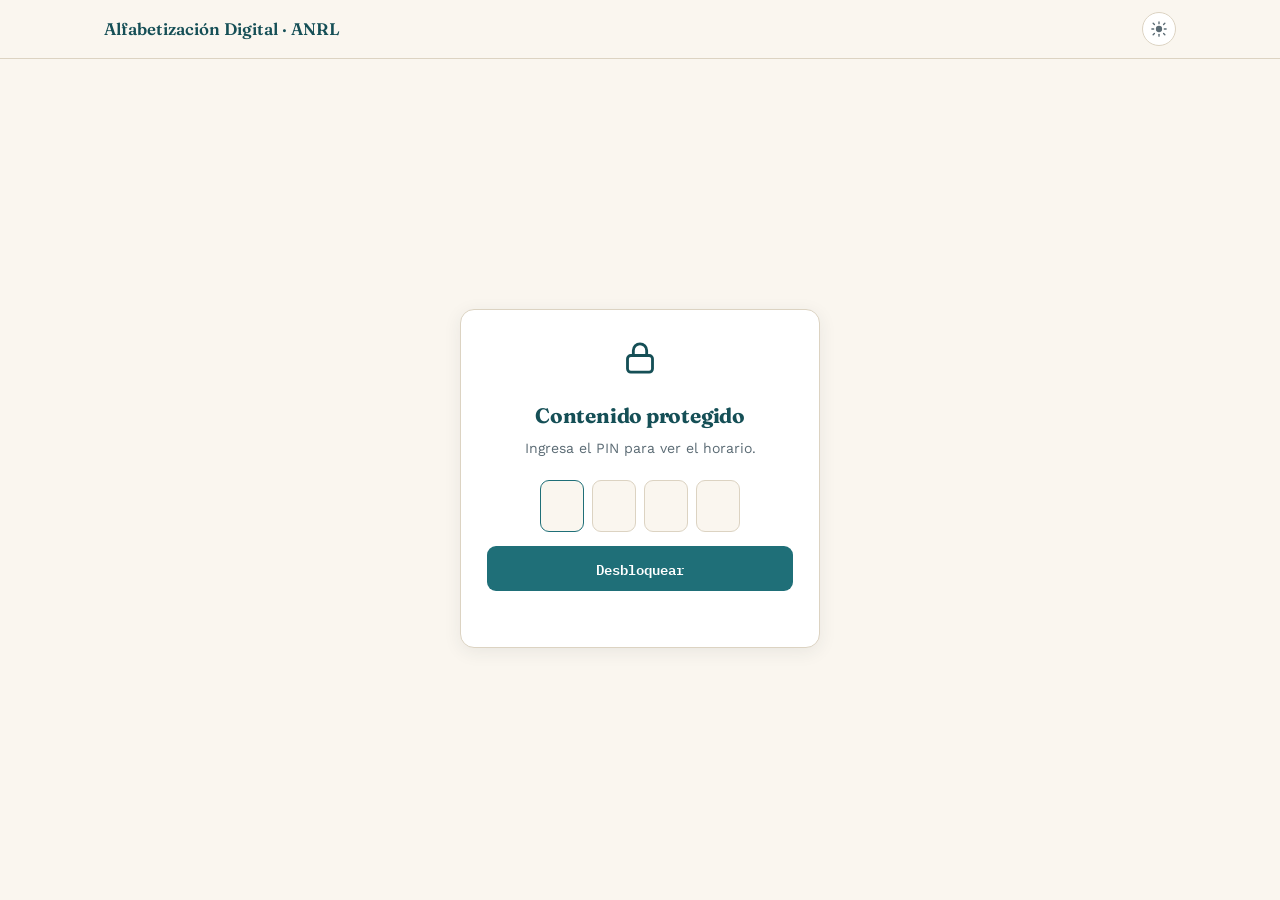
<file: schedule.html>
<!DOCTYPE html>
<html lang="es">
<head>
<meta charset="UTF-8">
<meta name="viewport" content="width=device-width, initial-scale=1.0">
<meta name="color-scheme" content="light dark">
<meta name="robots" content="noindex">
<script>
(function(){
  try {
    var stored = localStorage.getItem('theme');
    var theme = stored === 'light' || stored === 'dark'
      ? stored
      : (window.matchMedia && window.matchMedia('(prefers-color-scheme: dark)').matches ? 'dark' : 'light');
    document.documentElement.setAttribute('data-theme', theme);
  } catch (e) {}
})();
</script>
<title>Mi Horario — Kevin García</title>
<link rel="icon" type="image/svg+xml" href="favicon.svg">
<meta name="description" content="Horario semanal personal de Kevin García, Maestro Recurso de Uso de la Computadora, Escuela Arianys Nicole Rosa Luquis. Se sincroniza con el calendario principal.">
<link rel="preconnect" href="https://fonts.googleapis.com">
<link rel="preconnect" href="https://fonts.gstatic.com" crossorigin>
<link href="https://fonts.googleapis.com/css2?family=Fraunces:opsz,wght@9..144,400;9..144,500;9..144,600;9..144,700&family=Work+Sans:wght@400;500;600;700&family=IBM+Plex+Mono:wght@400;500;600&display=swap" rel="stylesheet">
<link rel="stylesheet" href="css/styles.css">
<style>
.lock-screen{
  min-height:calc(100vh - 61px);
  display:flex; align-items:center; justify-content:center;
  padding:64px 24px;
}
.lock-card{
  max-width:360px; width:100%; background:var(--card); border:1px solid var(--line);
  border-radius:var(--radius); box-shadow:var(--shadow); padding:28px 26px; text-align:center;
}
.lock-card .lock-icon{
  width:40px; height:40px; margin:0 auto 14px; color:var(--teal-deep);
}
.lock-card h1{font-size:1.3rem; margin-bottom:6px;}
.lock-card p{color:var(--ink-soft); font-size:.88rem; margin:0 0 20px;}
.lock-pin-row{display:flex; gap:8px; justify-content:center; margin-bottom:14px;}
.lock-pin-row input{
  width:44px; height:52px; text-align:center; font-family:'IBM Plex Mono',monospace; font-size:1.3rem;
  border:1.5px solid var(--line); border-radius:9px; background:var(--paper); color:var(--ink);
}
.lock-pin-row input:focus{outline:none; border-color:var(--teal);}
.lock-card button{
  width:100%; font-family:'IBM Plex Mono',monospace; font-size:.88rem; font-weight:600; color:#fff;
  background:var(--teal-btn); border:none; border-radius:9px; padding:11px 18px; cursor:pointer; transition:.15s;
}
.lock-card button:hover{background:var(--teal-btn-hover);}
.lock-error{color:var(--mango-deep); font-size:.82rem; margin-top:12px; min-height:1.2em;}
#protected-root[hidden], .lock-screen[hidden]{display:none;}
.sch-sync-row{display:flex; flex-wrap:wrap; align-items:center; gap:10px; margin:14px 0 0;}
.sch-sync-warn{color:var(--mango-deep); font-size:.82rem;}
.sch-today-wrap{max-width:640px;}
#sch-clock{font-family:'IBM Plex Mono',monospace;}
/* Las tablas de referencia ahora muestran códigos cortos, no descripciones
   largas — el tamaño y el nowrap heredados de css/styles.css (pensados
   para la portada) se ajustan solo aquí, sin tocar la hoja compartida. */
#referencia .wk-cell .wk-grade{font-size:.82rem; white-space:normal; line-height:1.3; overflow-wrap:break-word;}
#referencia .wk-cell .wk-hora{font-size:.68rem;}
#referencia table.sch-table .sch-act{font-size:.82rem;}
#referencia table.sch-table .sch-hora{font-size:.76rem;}
#sch-today-banner .today-banner-dot{animation:sch-live-pulse 2.4s ease-in-out infinite;}
@keyframes sch-live-pulse{
  0%, 100% { opacity:.3; box-shadow:0 0 0 0 rgba(31,111,120,0); }
  50% { opacity:1; box-shadow:0 0 6px 1px rgba(31,111,120,.55); }
}
/* Toca/pulsa la tarjeta "Hoy" para verla en pantalla completa. */
/* La pantalla completa solo aplica en teléfono (ver el JS, que revisa
   el mismo ancho); en escritorio/tablet el cursor se queda normal. */
@media (max-width:600px){
  #sch-today-banner{cursor:pointer;}
}
#sch-today-banner .tb-grade{font-weight:400;}
#sch-today-banner.sch-fullscreen{
  position:fixed; inset:0; z-index:999; max-width:none; width:100%; height:100%;
  margin:0; border-radius:0; box-shadow:none; overflow-y:auto;
  padding:56px 24px 32px; display:flex; flex-direction:column; justify-content:center;
  cursor:default; background:var(--paper);
}
#sch-today-banner.sch-fullscreen .today-banner-head{justify-content:center; align-items:flex-start; font-size:clamp(1.1rem,3vw,1.7rem);}
#sch-today-banner.sch-fullscreen .today-banner-head .today-banner-dot{margin-top:.45em;}
#sch-today-banner.sch-fullscreen .today-banner-list{max-width:720px; width:100%; margin:0 auto; gap:16px;}
#sch-today-banner.sch-fullscreen .today-banner-list li{font-size:clamp(1.05rem,2.6vw,1.55rem); padding:10px 0;}
#sch-fullscreen-close{
  position:fixed; top:16px; right:16px; z-index:1000;
}
#sch-fullscreen-close[hidden]{display:none;}
@media (max-width:600px){
  #sch-today-banner.sch-fullscreen{padding-top:72px;}
}
/* Mientras está en pantalla completa, se quita el resto de la página del
   árbol de render (no solo se tapa) para que no pueda verse detrás bajo
   ninguna circunstancia. */
body.sch-fs-active > .topnav,
body.sch-fs-active #protected-root > header,
body.sch-fs-active #referencia,
body.sch-fs-active footer,
body.sch-fs-active #hoy .sch-back,
body.sch-fs-active #hoy .section-head,
body.sch-fs-active .sch-sync-row{
  display:none !important;
}
@media (prefers-reduced-motion: reduce){
  #sch-today-banner .today-banner-dot{ animation:none; }
}
</style>
</head>
<body>

<div class="topnav">
  <div class="wrap">
    <a class="brand" href="index.html">Alfabetización Digital · ANRL</a>
    <div class="toolbar-buttons">
      <button type="button" id="theme-toggle" class="theme-toggle" aria-pressed="false" aria-label="Cambiar a modo oscuro" title="Cambiar a modo oscuro">
        <svg class="icon-sun" viewBox="0 0 24 24" aria-hidden="true" focusable="false"><circle cx="12" cy="12" r="4.2" fill="currentColor"/><g stroke="currentColor" stroke-width="1.8" stroke-linecap="round"><path d="M12 2.5v2.4"/><path d="M12 19.1v2.4"/><path d="M4.2 4.2l1.7 1.7"/><path d="M18.1 18.1l1.7 1.7"/><path d="M2.5 12h2.4"/><path d="M19.1 12h2.4"/><path d="M4.2 19.8l1.7-1.7"/><path d="M18.1 5.9l1.7-1.7"/></g></svg>
        <svg class="icon-moon" viewBox="0 0 24 24" aria-hidden="true" focusable="false"><path d="M20.2 14.8A8.6 8.6 0 1 1 9.2 3.8a7 7 0 0 0 11 11z" fill="currentColor"/></svg>
      </button>
    </div>
  </div>
</div>

<div class="lock-screen" id="lock-screen">
  <div class="lock-card">
    <svg class="lock-icon" viewBox="0 0 24 24" fill="none" aria-hidden="true" focusable="false"><rect x="4.5" y="10.5" width="15" height="10" rx="2" stroke="currentColor" stroke-width="1.7"/><path d="M8 10.5V7.5a4 4 0 0 1 8 0v3" stroke="currentColor" stroke-width="1.7"/></svg>
    <h1>Contenido protegido</h1>
    <p>Ingresa el PIN para ver el horario.</p>
    <form id="lock-form" autocomplete="off">
      <div class="lock-pin-row">
        <input type="password" inputmode="numeric" pattern="[0-9]*" maxlength="1" class="lock-digit" aria-label="Dígito 1">
        <input type="password" inputmode="numeric" pattern="[0-9]*" maxlength="1" class="lock-digit" aria-label="Dígito 2">
        <input type="password" inputmode="numeric" pattern="[0-9]*" maxlength="1" class="lock-digit" aria-label="Dígito 3">
        <input type="password" inputmode="numeric" pattern="[0-9]*" maxlength="1" class="lock-digit" aria-label="Dígito 4">
      </div>
      <button type="submit">Desbloquear</button>
      <div class="lock-error" id="lock-error"></div>
    </form>
  </div>
</div>

<div id="protected-root" hidden>

<header class="hero">
  <div class="wrap">
    <span class="eyebrow"><span class="dot"></span> Uso interno · Año escolar 2026&ndash;2027</span>
    <h1>Mi Horario</h1>
    <p class="subtitle">Se sincroniza en vivo con el calendario principal — Período, semana (A/B/C) y grupo de cada día.</p>
    <div class="hero-meta">
      <div class="item"><div class="label">Maestro</div><div class="value">Kevin García</div></div>
      <div class="item"><div class="label">Puesto</div><div class="value">Maestro Recurso — Uso de la Computadora</div></div>
      <div class="item"><div class="label">Escuela</div><div class="value">Arianys Nicole Rosa Luquis</div></div>
    </div>
  </div>
</header>

<section class="block" id="hoy">
  <div class="wrap">
    <a class="sch-back" href="index.html">&larr; Volver al calendario de talleres</a>
    <div class="section-head">
      <span class="kicker">En vivo</span>
      <h2>Tu horario de hoy</h2>
      <p>Calculado según la semana vigente (A/B/C) y el horario semanal publicado en la portada.</p>
    </div>
    <div class="sch-today-wrap">
      <div class="today-banner is-today" id="sch-today-banner" role="button" tabindex="0" aria-label="Ver en pantalla completa">
        <p>Cargando…</p>
      </div>
      <button type="button" class="pizarra-close" id="sch-fullscreen-close" hidden aria-label="Salir de pantalla completa" title="Salir de pantalla completa">&times;</button>
      <div class="sch-sync-row">
        <span class="grp-summary" id="sch-sync-status"><span id="sch-sync-label">Sincronizando…</span> <span id="sch-clock"></span></span>
        <button type="button" class="grp-btn" id="sch-refresh">Actualizar</button>
      </div>
    </div>
  </div>
</section>

<section class="block alt" id="referencia">
  <div class="wrap">
    <div class="section-head">
      <span class="kicker">Referencia</span>
      <h2>Tu horario por semana</h2>
      <p>Los períodos de taller muestran el grupo o la preparación que corresponde a cada semana del ciclo de 3 semanas.</p>
    </div>

    <div class="tabs-nav" id="sch-week-tabs">
      <button type="button" class="grade-tab active" data-week="A" style="--tab-bg:#cac8e8;--tab-fg:#285f7a">Semana A</button>
      <button type="button" class="grade-tab" data-week="B" style="--tab-bg:#e8ddc8;--tab-fg:#7a5f28">Semana B</button>
      <button type="button" class="grade-tab" data-week="C" style="--tab-bg:#e8c8cd;--tab-fg:#7a2836">Semana C</button>
    </div>

    <div id="sch-week-panel-A" class="tab-panel active">
      <div class="panel-head" style="--tab-bg:#cac8e8;--tab-fg:#285f7a">
        <h3 id="sch-title-A">Semana A</h3>
        <p class="panel-meta">Cada 3 semanas</p>
      </div>
      <h3 class="subsection-title">Lunes, martes, jueves y viernes</h3>
      <div class="table-scroll">
        <table class="weekly-table">
          <thead><tr><th scope="col">Período</th><th scope="col">Lunes</th><th scope="col">Martes</th><th scope="col">Jueves</th><th scope="col">Viernes</th></tr></thead>
          <tbody id="wk-tbody-A"></tbody>
        </table>
      </div>
      <h3 class="subsection-title">Miércoles</h3>
      <div class="table-scroll">
        <table class="sch-table">
          <thead><tr><th scope="col">#</th><th scope="col">Horario</th><th scope="col">Actividad</th></tr></thead>
          <tbody id="mi-tbody-A"></tbody>
        </table>
      </div>
    </div>

    <div id="sch-week-panel-B" class="tab-panel">
      <div class="panel-head" style="--tab-bg:#e8ddc8;--tab-fg:#7a5f28">
        <h3 id="sch-title-B">Semana B</h3>
        <p class="panel-meta">Cada 3 semanas</p>
      </div>
      <h3 class="subsection-title">Lunes, martes, jueves y viernes</h3>
      <div class="table-scroll">
        <table class="weekly-table">
          <thead><tr><th scope="col">Período</th><th scope="col">Lunes</th><th scope="col">Martes</th><th scope="col">Jueves</th><th scope="col">Viernes</th></tr></thead>
          <tbody id="wk-tbody-B"></tbody>
        </table>
      </div>
      <h3 class="subsection-title">Miércoles</h3>
      <div class="table-scroll">
        <table class="sch-table">
          <thead><tr><th scope="col">#</th><th scope="col">Horario</th><th scope="col">Actividad</th></tr></thead>
          <tbody id="mi-tbody-B"></tbody>
        </table>
      </div>
    </div>

    <div id="sch-week-panel-C" class="tab-panel">
      <div class="panel-head" style="--tab-bg:#e8c8cd;--tab-fg:#7a2836">
        <h3 id="sch-title-C">Semana C</h3>
        <p class="panel-meta">Cada 3 semanas</p>
      </div>
      <h3 class="subsection-title">Lunes, martes, jueves y viernes</h3>
      <div class="table-scroll">
        <table class="weekly-table">
          <thead><tr><th scope="col">Período</th><th scope="col">Lunes</th><th scope="col">Martes</th><th scope="col">Jueves</th><th scope="col">Viernes</th></tr></thead>
          <tbody id="wk-tbody-C"></tbody>
        </table>
      </div>
      <h3 class="subsection-title">Miércoles</h3>
      <div class="table-scroll">
        <table class="sch-table">
          <thead><tr><th scope="col">#</th><th scope="col">Horario</th><th scope="col">Actividad</th></tr></thead>
          <tbody id="mi-tbody-C"></tbody>
        </table>
      </div>
    </div>

    <div class="sch-legend">
      <span class="lg"><span class="sw sch-sw-class"></span> Clase / ruta / taller</span>
      <span class="lg"><span class="sw sch-sw-lunch"></span> Almuerzo</span>
      <span class="lg"><span class="sw sch-sw-break"></span> TADO</span>
    </div>
    <p style="color:var(--ink-soft); font-size:.8rem; margin-top:14px;">Los talleres cancelados, las reposiciones y los cambios puntuales se toman del calendario de la portada. Los feriados que caen en viernes (día de preparación) no se pueden detectar: confirma en el calendario principal.</p>
  </div>
</section>

<footer>
  <div class="wrap">
    <p>&copy; <span id="copyright-year">2026</span> Escuela Arianys Nicole Rosa Luquis. Todos los derechos reservados.</p>
  </div>
</footer>

</div>

<script type="application/json" id="enc-payload">{"salt":"yT8TsuCSbu6zTnYy9aAM7A==","iv":"2GoiZ+2Dn1PNRlxN","iterations":200000,"cipher":"yERMOUSozbGX/Umm6j19kLvUVGhphC8T+uzNoTvOtVX+TCXareaPzOhTNv2NjzPsLhw0nRyJgX8unWZ0vh0R95NdRvclMQNO+55eEhxpINZPfrkCARXSWQg7UD9pTJ89Rsd0KwcneQQvGhxrr2CU+sTX0xrCUBTTxkK0zZ6rdga/p+LYgLcf+AWTLvVIaUrkA+06EyclqzUBT7i3VKECj+NPPk8O/OFphliarS1nbEOUmAJp8FhTcF7CRiCfu2sWKESA9kmZ3pzcXnl+HLcWAB15RRqeaWUOeJStMN1G39IQzExAYCenhb57YayV5R/EPoSpHZhE+6dDjKa7+VifttOVuNNXbbjHTjikfnRCi/T5e6n/y9Cjd2AjaQ7vH/2axOJOOOJHqwGeBbTeeS9Hbmw7gQChp9fJmQI4ryKYdLeGHD5i+nA0zONPe21RQOduwxzoLmog8DTbgxo1T0fTusBNiLV2KoZDwEV8sdy0EPR0Um0m5S3jG5nxJUxh+upIEswMK8fX7TCJqOCMEciayRQoEeD/EghyzuaRDb0Cj6P1mT68npDtOJtcwVF8Uxgm51cXDGiPjS+izg+mLSogYG9fa7TGx4RSeBM4bMDnAmEz15gJJqYS7moHrsVOfv4GxDZ9Sjh9nPHfgXVCwhcg1IlnPLWBkbCfY8Mi1foyUWo35lDyN/Tx+54BzC9zi8qtAc3T5xRSBNR+gW3JFB2kMH2KRwLluEtE/lGFUoAvl1TVYAv+zxUJBXk4mpeLB1M22QCi6/sR22BaniZ+53D3qG9RiIdQVplPYIYGnaof1QhaH/CE3ZfUV2gkhwt+sZzhXPJ7jukstpkJc4tvZuMg5TyIpDaWCzvsgKNtmsKySBnrVV+SCGxPoopAQmIEDOucQ7gYlFATVE8/Dpnj4JEB8J3Jf5tFzEEXudwvTYwiWNkVifSeENUI7bmRraiAwpZ/2PF0Zw6Z5e0FvKBWNIW98rBmp9DN+ONfzUDVysKCEwOvSnDmkdgEPVtNwb+CAR1cg54rBOG02WubjnHO6+tFwgFw6Rr+kO5hX+r9Ak7cXJSaj+1/CDYaPelGmCMRcCVIGlDv1AAYkn/8BhUJjZ8RMIe6VGw3dti676j/L0Tr0P5O9nKlVuYh/6DrGTlyfaCwQr8Q9Q79C10BZRsVRshWYd4ZxPIjgAmidPVoN03Frg9PlmjGRZDB4yfPAGcTl67RtXPDk85xGt/crjWneEWLRBMveC7yENDkTSNtQCjfij1M8sfImeDJp5/yoiVC1GmwPIeHKc/pUGuo7CbIpmJf91vEwfDYuPA8KmiQWlntgaeERKENv7nfGMLHE9UCMXaQI4xu5vgE/qSvmow2yiYZFkc0OG3eRIuJ7FiE8y/uc76HPktGy0f1kdR54Xc39RbfSm8p3IAl7xuJP3tjww1rF1ErAKu6YD5FA9IJilG9P0ofj6bGXf3e+ivseXWr3m5u0BZUtzhAMKy7XJPslLJ/[base64]/1i6qkc83gLNmF7CDE3aj9j64ACSTMpYxK2qkyPhy08/8oBh5ZyPA62UMMKU17/[base64]/9PYlj+t0SbC1uWIM8cMtjH5ZsTiqXdrNJ8UFwtcRK5t3SzxpNcA/WpvhHbNOaW6c22En0Z2Km+354QPbE1SdRXeTli4mhGE2ssH6Isi9ZYlJi1ntvMhYRuwdd6T1Am/0mGmcgBqRYE8i9/ZIH22oCpHrRLPxjS5YJXhoEqMcg19mhTByOUlzsaU="}</script>

<script>
(function(){
  var payload = JSON.parse(document.getElementById('enc-payload').textContent);
  var lockScreen = document.getElementById('lock-screen');
  var root = document.getElementById('protected-root');
  var form = document.getElementById('lock-form');
  var errorEl = document.getElementById('lock-error');
  var digits = Array.prototype.slice.call(document.querySelectorAll('.lock-digit'));
  var KEY_STORAGE = 'sch-key-v2';

  function b64ToBytes(b64){
    var bin = atob(b64);
    var arr = new Uint8Array(bin.length);
    for(var i=0;i<bin.length;i++) arr[i] = bin.charCodeAt(i);
    return arr;
  }
  function bytesToB64(bytes){
    var bin = '';
    var arr = new Uint8Array(bytes);
    for(var i=0;i<arr.length;i++) bin += String.fromCharCode(arr[i]);
    return btoa(bin);
  }

  async function decryptWithKey(key){
    var iv = b64ToBytes(payload.iv);
    var cipher = b64ToBytes(payload.cipher);
    var plainBuf = await crypto.subtle.decrypt({name:'AES-GCM', iv: iv}, key, cipher);
    return JSON.parse(new TextDecoder().decode(plainBuf));
  }

  async function deriveKeyFromPin(pin){
    var salt = b64ToBytes(payload.salt);
    var keyMaterial = await crypto.subtle.importKey('raw', new TextEncoder().encode(pin), {name:'PBKDF2'}, false, ['deriveKey']);
    return crypto.subtle.deriveKey(
      {name:'PBKDF2', salt: salt, iterations: payload.iterations, hash:'SHA-256'},
      keyMaterial,
      {name:'AES-GCM', length:256},
      true,
      ['decrypt']
    );
  }

  /* ---------- Lógica de horario en vivo ---------- */

  function escapeHTML(s){
    return String(s == null ? '' : s).replace(/[&<>"']/g, function(c){
      return {'&':'&amp;','<':'&lt;','>':'&gt;','"':'&quot;',"'":'&#39;'}[c];
    });
  }

  // Para los "PREP — A, B y C" combinados: parte el "PREP —" a su propia
  // línea y deja la lista de códigos debajo, en vez de todo corrido.
  function formatCode(code){
    if(!code) return '—';
    // Solo parte "PREP —" a su propia línea cuando junta varios códigos
    // (ej. "PREP — R1-12, R1-34, R1-56 y R1-78"). Los PREP de un solo
    // destino (ej. "PREP — 5to", "PREP — K") se dejan en una sola línea.
    var m = String(code).match(/^(PREP\s*—\s*)(.+)$/);
    if(m && m[2].indexOf(',') !== -1) return escapeHTML(m[1].trim()) + '<br>' + escapeHTML(m[2]);
    return escapeHTML(code);
  }

  // Mapa viejo de semanas por lunes (js/data.js). Ya no es la fuente principal
  // —la portada aplazó semanas en su calendario con fechas sin actualizar este
  // mapa—, pero se conserva como respaldo si no se puede leer el calendario.
  function parseWeekTypeMap(text){
    var idx = text.indexOf('WEEK_TYPE_BY_MONDAY');
    if(idx === -1) throw new Error('WEEK_TYPE_BY_MONDAY no encontrado');
    var braceStart = text.indexOf('{', idx);
    var depth = 0, i = braceStart;
    for(; i < text.length; i++){
      if(text[i] === '{') depth++;
      else if(text[i] === '}'){ depth--; if(depth === 0) break; }
    }
    return JSON.parse(text.slice(braceStart, i + 1));
  }

  function lunesDe(d){
    var dia = d.getDay();
    var diff = (dia === 0) ? -6 : (1 - dia);
    var m = new Date(d);
    m.setDate(d.getDate() + diff);
    m.setHours(0, 0, 0, 0);
    return m;
  }
  function isoOf(d){ return d.toISOString().slice(0, 10); }

  function computeWeekType(map, baseDate){
    var cursor = lunesDe(baseDate);
    for(var i = 0; i < 60; i++){
      var clave = isoOf(cursor);
      if(map[clave]) return map[clave];
      cursor.setDate(cursor.getDate() - 7);
    }
    return 'A';
  }

  // Tablas semanales A/B/C de la portada (la rotación "permanente").
  function parseWeeklyTables(doc){
    var days = ['lunes','martes','miercoles','jueves','viernes'];
    var out = {}, codeByTab = {}, weekByTab = {};
    ['a','b','c'].forEach(function(w){
      var panel = doc.getElementById('tab-week-' + w);
      if(!panel) return;
      var titleEl = panel.querySelector('.subsection-title');
      var perDay = {lunes:[], martes:[], miercoles:[], jueves:[], viernes:[]};
      panel.querySelectorAll('table.weekly-table tbody tr').forEach(function(tr){
        var cells = tr.querySelectorAll('td');
        days.forEach(function(day, i){
          var cell = cells[i + 1];
          if(!cell) return;
          var horaEl = cell.querySelector('.wk-hora');
          var chip = cell.querySelector('.wk-rot-chip');
          var prep = cell.querySelector('.wk-prep-chip');
          var gradeEl = cell.querySelector('.wk-grade');
          perDay[day].push({
            hora: horaEl ? horaEl.textContent.replace(/ /g, ' ').trim() : '',
            code: chip ? chip.textContent.trim() : (prep ? prep.textContent.trim() : ''),
            label: gradeEl ? gradeEl.textContent.trim() : (prep ? prep.textContent.trim() : '')
          });
        });
      });
      // Cada chip lleva la clase c-<tabId sin "tab-"> (ej. c-s-4-1 <-> tab-s-4-1):
      // así se sabe el código corto y la semana de cada grupo.
      panel.querySelectorAll('.wk-rot-chip').forEach(function(chip){
        var m = /(?:^|\s)c-(s-[\w-]+)(?:\s|$)/.exec(chip.className);
        if(!m) return;
        var tabId = 'tab-' + m[1];
        codeByTab[tabId] = chip.textContent.trim();
        weekByTab[tabId] = w.toUpperCase();
      });
      out[w.toUpperCase()] = {
        title: titleEl ? titleEl.textContent.replace(/\s+/g, ' ').trim() : ('Semana ' + w.toUpperCase()),
        days: perDay
      };
    });
    return {weekly: out, codeByTab: codeByTab, weekByTab: weekByTab};
  }

  /* ---------- Calendario con fechas (el mismo que usa la portada) ---------- */

  function pad2(n){ return (n < 10 ? '0' : '') + n; }
  function dayKeyOf(d){ return d.getFullYear() + '-' + pad2(d.getMonth() + 1) + '-' + pad2(d.getDate()); }
  function dayKeyYMD(y, m, d){ return y + '-' + pad2(m + 1) + '-' + pad2(d); }

  var MESES_MAP = {enero:0,febrero:1,marzo:2,abril:3,mayo:4,junio:5,julio:6,agosto:7,septiembre:8,octubre:9,noviembre:10,diciembre:11};

  function parseFechaTxt(text){
    var m = (text || '').match(/(\d{1,2}) de (\p{L}+) de (\d{4})/iu);
    if(!m) return null;
    var mo = MESES_MAP[m[2].toLowerCase()];
    return mo === undefined ? null : {y: +m[3], m: mo, d: +m[1]};
  }

  // "8:30 a.m. – 9:30 a.m." -> minutos desde medianoche (cada extremo trae su a.m./p.m.).
  function parseHoraTxt(text){
    if(!text) return null;
    var parts = text.split(/[–-]/).map(function(s){ return s.trim(); });
    if(parts.length < 2) return null;
    function una(s){
      var m = s.match(/(\d{1,2}):(\d{2})\s*(a\.m\.|p\.m\.|am|pm)/i);
      if(!m) return null;
      var h = parseInt(m[1], 10), min = parseInt(m[2], 10);
      var ap = m[3].toLowerCase().replace(/\./g, '');
      if(ap === 'pm' && h !== 12) h += 12;
      if(ap === 'am' && h === 12) h = 0;
      return h * 60 + min;
    }
    var a = una(parts[0]), b = una(parts[1]);
    return (a == null || b == null) ? null : {s: a, e: b};
  }

  function fmtRange(s, e){
    function f(min){
      var h = Math.floor(min / 60), m = min % 60;
      return {t: ((h % 12) || 12) + ':' + pad2(m), ap: h >= 12 ? 'p.m.' : 'a.m.'};
    }
    var a = f(s), b = f(e);
    return a.t + (a.ap !== b.ap ? ' ' + a.ap : '') + '–' + b.t + ' ' + b.ap;
  }

  // Extrae un literal ([...] o {...}) de `const NOMBRE = ...;` en el texto de js/main.js.
  function extractLiteral(text, name){
    var m = new RegExp('const\\s+' + name + '\\s*=\\s*').exec(text || '');
    if(!m) return null;
    var start = m.index + m[0].length;
    var open = text[start];
    var close = open === '[' ? ']' : (open === '{' ? '}' : null);
    if(!close) return null;
    var depth = 0, inStr = null;
    for(var i = start; i < text.length; i++){
      var ch = text[i];
      if(inStr){
        if(ch === '\\'){ i++; continue; }
        if(ch === inStr) inStr = null;
        continue;
      }
      if(ch === "'" || ch === '"' || ch === '`'){ inStr = ch; continue; }
      if(ch === open) depth++;
      else if(ch === close){
        depth--;
        if(depth === 0){
          try { return (new Function('return (' + text.slice(start, i + 1) + ')'))(); } catch(e){ return null; }
        }
      }
    }
    return null;
  }

  // Replica getAllSessions() de la portada: los talleres con fecha de cada
  // grupo + las reposiciones puntuales (EXTRA_SESSIONS) + los días cancelados
  // (CANCELLED_DAYS) + los cambios de hora puntuales (PIZARRA_OVERRIDES).
  function parseCalendar(doc, mainText, codeByTab, weekByTab){
    var cal = {byDay: {}, cancelled: {}, codeByTab: codeByTab, weekByTab: weekByTab, hasSessions: false};
    var tabByGrade = {}, gradeByTab = {}, all = [];
    doc.querySelectorAll('.tab-panel').forEach(function(panel){
      var h3 = panel.querySelector('.panel-head h3');
      if(!h3) return;
      var full = h3.textContent.trim();
      var grade = full.indexOf(' · ') !== -1 ? full.split(' · ')[0] : full;
      tabByGrade[grade] = panel.id;
      gradeByTab[panel.id] = grade;
      panel.querySelectorAll('.grade-table tbody tr').forEach(function(row){
        var fechaCell = row.querySelector('.col-fecha');
        var horaCell = row.querySelector('.col-hora');
        if(!fechaCell || !horaCell) return;
        var f = parseFechaTxt(fechaCell.childNodes[0] ? fechaCell.childNodes[0].textContent.trim() : '');
        var h = parseHoraTxt(horaCell.textContent.trim());
        if(!f || !h) return;
        all.push({tabId: panel.id, key: dayKeyYMD(f.y, f.m, f.d), startMin: h.s, endMin: h.e});
      });
    });

    var regularCount = all.length;
    var extras = extractLiteral(mainText, 'EXTRA_SESSIONS') || [];
    extras.forEach(function(x){
      var tabId = tabByGrade[x.grade];
      if(!tabId || !x.date || !x.from || !x.to) return;
      all.push({tabId: tabId, key: dayKeyYMD(x.date[0], x.date[1], x.date[2]),
        startMin: x.from[0] * 60 + x.from[1], endMin: x.to[0] * 60 + x.to[1], extra: true});
    });

    var overrides = extractLiteral(mainText, 'PIZARRA_OVERRIDES') || {};
    all.forEach(function(s){
      var o = overrides[s.key + '|' + gradeByTab[s.tabId]];
      if(!o) return;
      s.startMin = o[0][0] * 60 + o[0][1];
      s.endMin = o[1][0] * 60 + o[1][1];
    });

    all.forEach(function(s){
      (cal.byDay[s.key] = cal.byDay[s.key] || []).push(s);
    });
    Object.keys(cal.byDay).forEach(function(k){
      cal.byDay[k].sort(function(a, b){ return a.startMin - b.startMin; });
    });
    cal.cancelled = extractLiteral(mainText, 'CANCELLED_DAYS') || {};
    cal.hasSessions = regularCount > 0;
    return cal;
  }

  // Trae lo que publica la portada: las tablas semanales, el calendario con
  // fechas (index.html + js/main.js) y el mapa viejo de semanas (respaldo).
  async function fetchSiteBundle(){
    function getText(url, optional){
      return fetch(url, {cache: 'no-store'}).then(function(r){
        if(!r.ok) throw new Error(url + ' ' + r.status);
        return r.text();
      }).catch(function(e){
        if(optional) return '';
        throw e;
      });
    }
    var texts = await Promise.all([getText('index.html'), getText('js/main.js', true), getText('js/data.js', true)]);
    var doc = new DOMParser().parseFromString(texts[0], 'text/html');
    var weekly = parseWeeklyTables(doc);
    var cal = parseCalendar(doc, texts[1], weekly.codeByTab, weekly.weekByTab);
    var weekMap = null;
    try { weekMap = texts[2] ? parseWeekTypeMap(texts[2]) : null; } catch(e){ weekMap = null; }
    return {siteData: weekly.weekly, cal: cal, weekMap: weekMap};
  }

  function templateFor(templates, day, weekType){
    if(day === 'miercoles') return weekType === 'A' ? templates.miercolesA : templates.miercolesBC;
    return templates.comun;
  }

  function resolvePeriods(tmpl, day, weekType, siteData){
    var slots = (siteData && siteData[weekType] && siteData[weekType].days[day]) || [];
    return tmpl.map(function(p){
      if(p.kind === 'fixed'){
        return {hora: p.hora, actividad: p.actividad, label: '', meta: p};
      }
      var s = slots[p.slot] || {};
      return {hora: s.hora || p.hora, actividad: s.code || '—', label: s.label || '', meta: p};
    });
  }

  function parseHoraRange(str){
    if(!str) return null;
    str = str.replace(/ /g, ' ').replace(/\s+/g, ' ').trim();
    var m = str.match(/^(\d{1,2}):(\d{2})\s*(a\.m\.|p\.m\.)?\s*[–-]\s*(\d{1,2}):(\d{2})\s*(a\.m\.|p\.m\.)$/i);
    if(!m) return null;
    var apEnd = m[6].toLowerCase();
    var apStart = (m[3] || m[6]).toLowerCase();
    function to24(h, ap){
      h = parseInt(h, 10);
      if(ap === 'p.m.' && h !== 12) h += 12;
      if(ap === 'a.m.' && h === 12) h = 0;
      return h;
    }
    return {
      startMin: to24(m[1], apStart) * 60 + parseInt(m[2], 10),
      endMin: to24(m[4], apEnd) * 60 + parseInt(m[5], 10)
    };
  }

  var DIAS_KEY = ['domingo','lunes','martes','miercoles','jueves','viernes','sabado'];
  var DIAS_LABEL_CAP = ['Domingo','Lunes','Martes','Miércoles','Jueves','Viernes','Sábado'];
  var MESES_ES = ['enero','febrero','marzo','abril','mayo','junio','julio','agosto','septiembre','octubre','noviembre','diciembre'];

  function dayNameOf(date){ return DIAS_KEY[date.getDay()]; }
  function isSchoolDay(name){ return name !== 'domingo' && name !== 'sabado'; }
  function fmtFechaLarga(date){
    return DIAS_LABEL_CAP[date.getDay()] + ', ' + date.getDate() + ' de ' + MESES_ES[date.getMonth()];
  }

  // Respaldo: usa solo la rotación semanal + el mapa viejo de semanas.
  function findTargetDayFromGrid(templates, weekMap, siteData){
    var now = new Date();
    var cursor = new Date(now.getFullYear(), now.getMonth(), now.getDate());
    for(var i = 0; i < 14; i++){
      var name = dayNameOf(cursor);
      if(isSchoolDay(name)){
        var weekType = computeWeekType(weekMap, cursor);
        var tmpl = templateFor(templates, name, weekType);
        var periods = resolvePeriods(tmpl, name, weekType, siteData).map(function(p){
          return Object.assign({}, p, {range: parseHoraRange(p.hora)});
        });
        var isToday = (i === 0);
        if(isToday){
          var allDone = periods.length > 0 && periods.every(function(p){
            if(!p.range) return false;
            var endDate = new Date(cursor.getFullYear(), cursor.getMonth(), cursor.getDate(), Math.floor(p.range.endMin / 60), p.range.endMin % 60);
            return endDate <= now;
          });
          if(!allDone) return {date: cursor, dayName: name, weekType: weekType, periods: periods, isToday: true};
        } else {
          return {date: cursor, dayName: name, weekType: weekType, periods: periods, isToday: false};
        }
      }
      cursor.setDate(cursor.getDate() + 1);
    }
    return null;
  }

  // Semana (A/B/C) que de verdad se da en la semana de `date`: se deduce de los
  // talleres con fecha de ese lunes–viernes (así sigue los aplazamientos que
  // hace la portada). null = ninguna semana con talleres (receso, feriado...).
  function weekTypeForDate(cal, date){
    var mon = lunesDe(date), counts = {A: 0, B: 0, C: 0};
    for(var i = 0; i < 5; i++){
      var d = new Date(mon);
      d.setDate(mon.getDate() + i);
      (cal.byDay[dayKeyOf(d)] || []).forEach(function(s){
        var w = cal.weekByTab[s.tabId];
        if(w) counts[w]++;
      });
    }
    var best = null, bestN = 0;
    ['A', 'B', 'C'].forEach(function(w){ if(counts[w] > bestN){ best = w; bestN = counts[w]; } });
    return best;
  }

  // Arma el día `date`: kind 'cancelled' | 'day' | 'none'.
  function resolveDay(templates, cal, siteData, date){
    var key = dayKeyOf(date), day = dayNameOf(date);
    if(cal.cancelled[key]) return {kind: 'cancelled', info: cal.cancelled[key]};
    var W = weekTypeForDate(cal, date);
    if(!W) return {kind: 'none'};
    var tmpl = templateFor(templates, day, W);
    var grid = (siteData[W] && siteData[W].days[day]) || [];

    // Hora "nominal" de cada uno de los 3 talleres del día: la de la tabla semanal
    // (o la de la plantilla si no está). Sirve para saber a cuál de los 3 espacios
    // corresponde cada taller con fecha (una reposición suelta cae en el suyo).
    var nominal = [0, 1, 2].map(function(k){
      var g = grid[k], r = g && parseHoraRange(g.hora);
      if(r) return r.startMin;
      for(var i = 0; i < tmpl.length; i++){
        if(tmpl[i].kind === 'var' && tmpl[i].slot === k){
          var rr = parseHoraRange(tmpl[i].hora);
          if(rr) return rr.startMin;
        }
      }
      return 0;
    });
    var assigned = [null, null, null];
    (cal.byDay[key] || []).forEach(function(s){
      var best = -1, bestD = Infinity;
      for(var k = 0; k < 3; k++){
        if(assigned[k] !== null) continue;
        var dd = Math.abs(s.startMin - nominal[k]);
        if(dd < bestD){ bestD = dd; best = k; }
      }
      if(best >= 0) assigned[best] = s;
    });

    var missing = 0;
    var slots = [0, 1, 2].map(function(k){
      var s = assigned[k];
      if(s){
        return {hora: fmtRange(s.startMin, s.endMin), code: cal.codeByTab[s.tabId] || '—'};
      }
      var g = grid[k];
      if(g && /^PREP/i.test(g.code)) return {hora: g.hora, code: g.code};
      missing++;
      return {hora: g ? g.hora : '', code: '—'};
    });
    // Ningún taller ese día (y no es un día de preparación): feriado, receso...
    if(missing === 3) return {kind: 'none'};

    var periods = tmpl.map(function(p){
      if(p.kind === 'fixed') return {hora: p.hora, actividad: p.actividad, label: '', meta: p};
      var s = slots[p.slot];
      return {hora: s.hora || p.hora, actividad: s.code, label: '', meta: p};
    }).map(function(p){
      return Object.assign({}, p, {range: parseHoraRange(p.hora)});
    });
    return {kind: 'day', weekType: W, periods: periods};
  }

  // Día a mostrar: hoy (o el próximo día con talleres si hoy ya terminó, es fin
  // de semana o no hay talleres), igual que "Talleres de hoy" en la portada.
  function findTargetDay(templates, cal, siteData){
    var now = new Date();
    var cursor = new Date(now.getFullYear(), now.getMonth(), now.getDate());
    for(var i = 0; i < 40; i++){
      var name = dayNameOf(cursor);
      if(isSchoolDay(name)){
        var isToday = (i === 0);
        var r = resolveDay(templates, cal, siteData, cursor);
        if(r.kind === 'cancelled'){
          // Como la portada: el aviso de cancelación solo se muestra el mismo día.
          if(isToday) return {kind: 'cancelled', date: cursor, isToday: true, info: r.info};
        } else if(r.kind === 'day'){
          var base = {kind: 'day', date: cursor, dayName: name, weekType: r.weekType, periods: r.periods, isToday: isToday};
          if(!isToday) return base;
          var allDone = r.periods.length > 0 && r.periods.every(function(p){
            if(!p.range) return false;
            var endDate = new Date(cursor.getFullYear(), cursor.getMonth(), cursor.getDate(), Math.floor(p.range.endMin / 60), p.range.endMin % 60);
            return endDate <= now;
          });
          if(!allDone) return base;
        }
      }
      cursor.setDate(cursor.getDate() + 1);
    }
    return null;
  }

  function renderTodayBanner(target){
    var el = document.getElementById('sch-today-banner');
    if(!target){
      el.innerHTML = '<p>No se pudo calcular el horario de hoy.</p>';
      el.classList.remove('is-today');
      return;
    }
    if(target.kind === 'empty'){
      el.innerHTML = '<p>No quedan talleres programados en el calendario.</p>';
      el.classList.remove('is-today', 'is-cancelled');
      return;
    }
    if(target.kind === 'cancelled'){
      var rd = target.info && target.info.rescheduleDate;
      var sub = rd
        ? 'Se darán el ' + fmtFechaLarga(new Date(rd[0], rd[1], rd[2])) + '.'
        : 'Se estarán reacomodando en los próximos días.';
      el.innerHTML = '<div class="today-banner-cancel">' + CANCEL_ICON_SVG +
        '<div><strong class="today-banner-cancel-title">LOS TALLERES DE HOY QUEDAN CANCELADOS</strong>' +
        '<p class="today-banner-cancel-sub">' + escapeHTML(sub) + '</p></div></div>';
      el.classList.remove('is-today');
      el.classList.add('is-cancelled');
      return;
    }
    el.classList.remove('is-cancelled');
    var now = new Date();
    var label = target.isToday ? 'Hoy' : 'Próximo día';
    var dateStr = fmtFechaLarga(target.date) + ' · Semana ' + target.weekType;
    var nextMarked = false;
    var itemsHTML = target.periods.map(function(p){
      var cls = '', badge = '';
      var isDoneNow = false, isCurrent = false;
      if(target.isToday && p.range){
        var d = target.date;
        var startDate = new Date(d.getFullYear(), d.getMonth(), d.getDate(), Math.floor(p.range.startMin / 60), p.range.startMin % 60);
        var endDate = new Date(d.getFullYear(), d.getMonth(), d.getDate(), Math.floor(p.range.endMin / 60), p.range.endMin % 60);
        isDoneNow = endDate <= now;
        isCurrent = startDate <= now && now < endDate;
      }
      if(isDoneNow){ cls = 'is-done'; }
      else if(isCurrent){ cls = 'is-current'; badge = '<span class="tb-now">AHORA</span>'; }
      else if(!nextMarked){ cls = 'is-next'; badge = '<span class="tb-next-badge">PRÓXIMO</span>'; nextMarked = true; }
      else { cls = 'is-later'; }
      var grade = formatCode(abbreviateFixed(p.actividad));
      // Compacto: solo el código corto, sin la descripción larga al lado
      // (ej. "6-1", no "6-1 · 6to Grado").
      var title = '';
      return '<li class="' + cls + '"><span class="tb-time">' + escapeHTML(p.hora) + '</span><span class="tb-grade">' + grade + '</span><span class="tb-title">' + title + '</span>' + badge + '</li>';
    }).join('');
    el.innerHTML = '<div class="today-banner-head"><span class="today-banner-dot"></span><strong>' + label + ' — ' + dateStr + '</strong></div><ul class="today-banner-list">' + itemsHTML + '</ul>';
    el.classList.toggle('is-today', target.isToday);

    // .tb-time solo tiene min-width, así que una hora más larga (ej. la del
    // almuerzo, que cruza el mediodía) empuja su descripción más a la
    // derecha que las demás filas. Igualamos el ancho de todas las horas al
    // de la más larga para que la columna de descripciones quede alineada,
    // sin agregar ninguna línea divisoria.
    var timeEls = el.querySelectorAll('.tb-time');
    var maxW = 0;
    timeEls.forEach(function(t){ maxW = Math.max(maxW, t.getBoundingClientRect().width); });
    if(maxW > 0){
      // +24px extra solo aquí, para separar la hora de su descripción sin
      // tocar el espacio entre el código, la descripción y la insignia.
      timeEls.forEach(function(t){ t.style.minWidth = (Math.ceil(maxW) + 48) + 'px'; });
    }
  }

  var CANCEL_ICON_SVG = '<svg class="today-banner-cancel-icon" viewBox="0 0 24 24" aria-hidden="true" focusable="false"><path d="M12 3.2 22.3 21H1.7z" fill="none" stroke="currentColor" stroke-width="1.7" stroke-linejoin="round"/><path d="M12 9.6v5" stroke="currentColor" stroke-width="2.1" stroke-linecap="round"/><circle cx="12" cy="17.6" r="1.15" fill="currentColor"/></svg>';

  // Abrevia las etiquetas fijas largas, igual que los chips de la Rotación
  // semanal de la portada (CP, TADO, 7-3... ya son cortos de por sí).
  function abbreviateFixed(text){
    if(/^Ruta 2-3/i.test(text || '')) return 'R23-678';
    return text;
  }

  function renderWeekTables(templates, siteData){
    var dias = ['lunes','martes','jueves','viernes'];
    ['A','B','C'].forEach(function(w){
      var tbody = document.getElementById('wk-tbody-' + w);
      if(tbody){
        tbody.innerHTML = '';
        templates.comun.forEach(function(p){
          var tr = document.createElement('tr');
          var tdLabel = document.createElement('td');
          tdLabel.className = 'wk-slotlabel';
          tdLabel.textContent = p.kind === 'var' ? ('Taller ' + (p.slot + 1)) : abbreviateFixed(p.actividad);
          tr.appendChild(tdLabel);
          dias.forEach(function(day){
            var td = document.createElement('td');
            if(p.kind === 'fixed'){
              td.className = 'wk-cell wk-free';
              td.innerHTML = '<span class="wk-hora">' + escapeHTML(p.hora) + '</span><span class="wk-grade">' + escapeHTML(abbreviateFixed(p.actividad)) + '</span>';
            } else {
              var s = siteData && siteData[w] && siteData[w].days[day] ? siteData[w].days[day][p.slot] : null;
              var hora = s ? s.hora : p.hora;
              var code = s ? s.code : '—';
              var isPrep = /^PREP/i.test(code || '');
              td.className = 'wk-cell ' + (isPrep || !s ? 'wk-free' : 'wk-rotation');
              td.innerHTML = '<span class="wk-hora">' + escapeHTML(hora) + '</span><span class="wk-grade">' + formatCode(code) + '</span>';
            }
            tr.appendChild(td);
          });
          tbody.appendChild(tr);
        });
      }

      var miBody = document.getElementById('mi-tbody-' + w);
      if(miBody){
        miBody.innerHTML = '';
        var miTmpl = w === 'A' ? templates.miercolesA : templates.miercolesBC;
        miTmpl.forEach(function(p, idx){
          var tr = document.createElement('tr');
          var tdIdx = document.createElement('td'); tdIdx.textContent = String(idx + 1);
          var tdHora = document.createElement('td'); tdHora.className = 'sch-hora';
          var tdAct = document.createElement('td'); tdAct.className = 'sch-act';
          if(p.kind === 'fixed'){
            tdHora.textContent = p.hora;
            tdAct.textContent = abbreviateFixed(p.actividad);
            tr.className = p.lunch ? 'sch-lunch' : (p.tado ? 'sch-break' : (p.clase ? 'sch-class' : ''));
          } else {
            var s = siteData && siteData[w] && siteData[w].days.miercoles ? siteData[w].days.miercoles[p.slot] : null;
            tdHora.textContent = s ? s.hora : p.hora;
            var code = s ? s.code : '—';
            var isPrep = /^PREP/i.test(code || '');
            tdAct.innerHTML = formatCode(s ? code : '—');
            tr.className = (isPrep || !s) ? '' : 'sch-class';
          }
          tr.appendChild(tdIdx); tr.appendChild(tdHora); tr.appendChild(tdAct);
          miBody.appendChild(tr);
        });
      }

      var titleEl = document.getElementById('sch-title-' + w);
      if(titleEl && siteData && siteData[w] && siteData[w].title){
        titleEl.textContent = siteData[w].title;
      }
    });
  }

  function setSyncStatus(text, isWarn){
    var labelEl = document.getElementById('sch-sync-label');
    labelEl.textContent = text;
    document.getElementById('sch-sync-status').classList.toggle('sch-sync-warn', !!isWarn);
  }

  // Reloj en vivo junto al estado de sincronización — corre solo, cada
  // segundo, para que quede claro que la página sigue viva y no que se
  // congeló en la última sincronización.
  function tickClock(){
    var el = document.getElementById('sch-clock');
    if(el) el.textContent = '· ' + new Date().toLocaleTimeString('es-PR');
  }

  var appState = {templates: null, weekMap: null, siteData: null, cal: null};

  async function loadLiveData(){
    setSyncStatus('Sincronizando con el calendario principal…', false);
    var bundle = null, errored = false;
    try {
      bundle = await fetchSiteBundle();
    } catch(e){
      errored = true;
    }
    appState.siteData = bundle ? bundle.siteData : null;
    appState.cal = bundle ? bundle.cal : null;
    appState.weekMap = bundle ? bundle.weekMap : null;
    if(errored || !bundle || !bundle.siteData || !bundle.siteData.A){
      setSyncStatus('No se pudo sincronizar — mostrando la estructura sin resolver grupos. Intenta "Actualizar".', true);
    } else if(!bundle.cal.hasSessions){
      setSyncStatus('Sincronizado, pero sin el calendario con fechas — se usa solo la rotación semanal (no ve cambios puntuales).', true);
    } else {
      setSyncStatus('Sincronizado con el calendario principal', false);
    }
    renderAll();
  }

  function renderAll(){
    var target = null;
    if(appState.siteData && appState.siteData.A){
      if(appState.cal && appState.cal.hasSessions){
        target = findTargetDay(appState.templates, appState.cal, appState.siteData);
      } else if(appState.weekMap){
        target = findTargetDayFromGrid(appState.templates, appState.weekMap, appState.siteData);
      }
    }
    if(!target && appState.cal && appState.cal.hasSessions) target = {kind: 'empty'};
    renderTodayBanner(target);
    renderWeekTables(appState.templates, appState.siteData);
  }

  function initApp(templates){
    appState.templates = templates;

    document.getElementById('sch-refresh').addEventListener('click', function(){
      loadLiveData();
    });

    // Tocar/pulsar la tarjeta "Hoy" la muestra en pantalla completa
    // (útil en el teléfono); el botón circular con "×" regresa al modo
    // normal y desaparece de nuevo.
    (function(){
      var banner = document.getElementById('sch-today-banner');
      var closeBtn = document.getElementById('sch-fullscreen-close');
      // Solo en teléfono (mismo corte que el CSS del cursor arriba).
      function isPhoneWidth(){ return window.innerWidth <= 600; }
      function openFullscreen(){
        if(!isPhoneWidth()) return;
        if(banner.classList.contains('sch-fullscreen')) return;
        banner.classList.add('sch-fullscreen');
        document.body.classList.add('sch-fs-active');
        closeBtn.hidden = false;
        document.body.style.overflow = 'hidden';
      }
      function closeFullscreen(){
        banner.classList.remove('sch-fullscreen');
        document.body.classList.remove('sch-fs-active');
        closeBtn.hidden = true;
        document.body.style.overflow = '';
      }
      banner.addEventListener('click', openFullscreen);
      banner.addEventListener('keydown', function(e){
        if(e.key === 'Enter' || e.key === ' '){ e.preventDefault(); openFullscreen(); }
      });
      closeBtn.addEventListener('click', function(e){
        e.stopPropagation();
        closeFullscreen();
      });
      document.addEventListener('keydown', function(e){
        if(e.key === 'Escape' && banner.classList.contains('sch-fullscreen')) closeFullscreen();
      });
    })();

    document.querySelectorAll('#sch-week-tabs .grade-tab').forEach(function(btn){
      btn.addEventListener('click', function(){
        var w = btn.getAttribute('data-week');
        document.querySelectorAll('#sch-week-tabs .grade-tab').forEach(function(b){ b.classList.toggle('active', b === btn); });
        ['A','B','C'].forEach(function(letter){
          var panel = document.getElementById('sch-week-panel-' + letter);
          if(panel) panel.classList.toggle('active', letter === w);
        });
      });
    });

    loadLiveData();
    // Re-sincroniza con el calendario principal automáticamente, sin recargar
    // la página ni depender del botón "Actualizar".
    setInterval(function(){
      loadLiveData();
    }, 60000);
    tickClock();
    setInterval(tickClock, 1000);
  }

  /* ---------- Desbloqueo con PIN ---------- */

  function reveal(templates){
    root.hidden = false;
    lockScreen.hidden = true;
    var cy = document.getElementById('copyright-year');
    if(cy) cy.textContent = new Date().getFullYear();
    var btn = document.getElementById('theme-toggle');
    if(btn){
      var rootEl = document.documentElement;
      function syncButton(theme){
        var isDark = theme === 'dark';
        btn.setAttribute('aria-pressed', String(isDark));
        var label = isDark ? 'Cambiar a modo claro' : 'Cambiar a modo oscuro';
        btn.setAttribute('aria-label', label);
        btn.setAttribute('title', label);
      }
      syncButton(rootEl.getAttribute('data-theme') === 'dark' ? 'dark' : 'light');
      btn.addEventListener('click', function(){
        var next = rootEl.getAttribute('data-theme') === 'dark' ? 'light' : 'dark';
        rootEl.setAttribute('data-theme', next);
        try { localStorage.setItem('theme', next); } catch(e) {}
        syncButton(next);
      });
    }
    initApp(templates);
  }

  async function tryStoredKey(){
    var stored = null;
    try { stored = localStorage.getItem(KEY_STORAGE); } catch(e) {}
    if(!stored) return false;
    try {
      var raw = b64ToBytes(stored);
      var key = await crypto.subtle.importKey('raw', raw, {name:'AES-GCM'}, false, ['decrypt']);
      var templates = await decryptWithKey(key);
      reveal(templates);
      return true;
    } catch(e) {
      try { localStorage.removeItem(KEY_STORAGE); } catch(err) {}
      return false;
    }
  }

  digits.forEach(function(input, idx){
    input.addEventListener('input', function(){
      input.value = input.value.replace(/[^0-9]/g, '');
      if(input.value && idx < digits.length - 1) digits[idx+1].focus();
    });
    input.addEventListener('keydown', function(e){
      if(e.key === 'Backspace' && !input.value && idx > 0) digits[idx-1].focus();
    });
  });

  form.addEventListener('submit', async function(e){
    e.preventDefault();
    var pin = digits.map(function(d){ return d.value; }).join('');
    errorEl.textContent = '';
    if(pin.length !== 4){
      errorEl.textContent = 'Ingresa los 4 dígitos.';
      return;
    }
    try {
      var key = await deriveKeyFromPin(pin);
      var templates = await decryptWithKey(key);
      try {
        var rawKey = await crypto.subtle.exportKey('raw', key);
        localStorage.setItem(KEY_STORAGE, bytesToB64(rawKey));
      } catch(err) {}
      reveal(templates);
    } catch(err){
      errorEl.textContent = 'PIN incorrecto.';
      digits.forEach(function(d){ d.value = ''; });
      digits[0].focus();
    }
  });

  tryStoredKey().then(function(ok){
    if(!ok) digits[0].focus();
  });
})();
</script>
</body>
</html>
</file>
<file: css/styles.css>
:root{
  --paper:#faf6ef;
  --paper-alt:#f2ede2;
  --ink:#26333c;
  --ink-soft:#5b6b74;
  --line:#dcd3c2;
  --teal:#1f6f78;
  --teal-deep:#154f56;
  --teal-btn:#1f6f78;
  --teal-btn-hover:#154f56;
  --mango:#e8a33d;
  --mango-deep:#b97c22;
  --danger:#c0392b;
  --danger-deep:#8f2323;
  --card:#ffffff;
  --nav-bg:rgba(250,246,239,0.92);
  --radius:14px;
  --shadow:0 4px 18px rgba(38,51,60,0.08);
  color-scheme:light;
}
:root[data-theme="dark"]{
  --paper:#1b2127;
  --paper-alt:#20262d;
  --ink:#e7ebee;
  --ink-soft:#9aa7b0;
  --line:#333c44;
  --teal:#5cc3cc;
  --teal-deep:#8bdae1;
  --teal-btn:#227b85;
  --teal-btn-hover:#1a5b64;
  --mango:#f0b35c;
  --mango-deep:#f7ca85;
  --danger:#ff6b6b;
  --danger-deep:#ffb3b3;
  --card:#232a31;
  --nav-bg:rgba(27,33,39,0.88);
  --shadow:0 4px 18px rgba(0,0,0,0.35);
  color-scheme:dark;
}
@media (prefers-color-scheme: dark){
  :root:not([data-theme="light"]):not([data-theme="dark"]){
    --paper:#1b2127;
    --paper-alt:#20262d;
    --ink:#e7ebee;
    --ink-soft:#9aa7b0;
    --line:#333c44;
    --teal:#5cc3cc;
    --teal-deep:#8bdae1;
    --teal-btn:#227b85;
    --teal-btn-hover:#1a5b64;
    --mango:#f0b35c;
    --mango-deep:#f7ca85;
    --danger:#ff6b6b;
    --danger-deep:#ffb3b3;
    --card:#232a31;
    --nav-bg:rgba(27,33,39,0.88);
    --shadow:0 4px 18px rgba(0,0,0,0.35);
    color-scheme:dark;
  }
}
/* Colores por grupo de taller (G1-G26), usados en el horario semanal,
   las pestañas y el almanaque. */
.c-s-pk{--gc-bg:#e8c8c8;--gc-fg:#7a2828}
.c-s-k-1{--gc-bg:#e8d9c8;--gc-fg:#7a5428}
.c-s-k-2{--gc-bg:#e6e8c8;--gc-fg:#757a28}
.c-s-1-1{--gc-bg:#d5e8c8;--gc-fg:#4a7a28}
.c-s-1-2{--gc-bg:#c8e8cc;--gc-fg:#287a32}
.c-s-2-1{--gc-bg:#c8e8dd;--gc-fg:#287a5d}
.c-s-2-2{--gc-bg:#c8e2e8;--gc-fg:#286c7a}
.c-s-3-1{--gc-bg:#c8d1e8;--gc-fg:#28407a}
.c-s-3-2{--gc-bg:#d0c8e8;--gc-fg:#3b287a}
.c-s-4-1{--gc-bg:#e0c8e8;--gc-fg:#67287a}
.c-s-4-2{--gc-bg:#e8c8df;--gc-fg:#7a2862}
.c-s-4-3{--gc-bg:#e8c8ce;--gc-fg:#7a2837}
.c-s-5-1{--gc-bg:#e8d3c8;--gc-fg:#7a4528}
.c-s-5-2{--gc-bg:#e8e4c8;--gc-fg:#7a7028}
.c-s-6-1{--gc-bg:#dbe8c8;--gc-fg:#587a28}
.c-s-6-2{--gc-bg:#cae8c8;--gc-fg:#2d7a28}
.c-s-6-3{--gc-bg:#c8e8d7;--gc-fg:#287a4f}
.c-s-7-1{--gc-bg:#c8e8e8;--gc-fg:#287a7a}
.c-s-7-2{--gc-bg:#c8d7e8;--gc-fg:#284f7a}
.c-s-7-4{--gc-bg:#cac8e8;--gc-fg:#2d287a}
.c-s-8-1{--gc-bg:#dbc8e8;--gc-fg:#58287a}
.c-s-8-2{--gc-bg:#e8c8e4;--gc-fg:#7a2870}
.c-s-8-3{--gc-bg:#e8c8d3;--gc-fg:#7a2845}
.c-s-pk-ee-autismo{--gc-bg:#e8cec8;--gc-fg:#7a3728}
.c-s-pk-ee-no-cat{--gc-bg:#e8dfc8;--gc-fg:#7a6228}
.c-s-ee-r1-1x1{--gc-bg:#e0e8c8;--gc-fg:#677a28}
.c-s-ee-r1-kinder{--gc-bg:#d0e8c8;--gc-fg:#3b7a28}
.c-s-ee-r1-1ro-red{--gc-bg:#c8e8d1;--gc-fg:#287a40}
.c-s-ee-r1-1-2{--gc-bg:#c8e8e2;--gc-fg:#287a6c}
.c-s-ee-r1-3-4{--gc-bg:#c8dde8;--gc-fg:#285d7a}
.c-s-ee-r1-5-6{--gc-bg:#c8cce8;--gc-fg:#28327a}
.c-s-ee-r23-1-2-3{--gc-bg:#d5c8e8;--gc-fg:#4a287a}
.c-s-ee-r23-3-4-5{--gc-bg:#e6c8e8;--gc-fg:#75287a}
.c-s-ee-r1-7-8{--gc-bg:#e8c8d9;--gc-fg:#7a2854}
.chip, .wk-cell, .wk-rot-chip{ background:var(--gc-bg); color:var(--gc-fg); }
.dot{ background:var(--gc-bg); border-color:var(--gc-fg); }
.sw{ background:var(--gc-bg); }

*{box-sizing:border-box;}
html{scroll-behavior:smooth;}
body{
  margin:0;
  background:var(--paper);
  color:var(--ink);
  font-family:'Work Sans', sans-serif;
  line-height:1.55;
}
h1,h2,h3,h4{
  font-family:'Fraunces', serif;
  color:var(--teal-deep);
  margin:0 0 .4em 0;
  letter-spacing:-0.01em;
}
.mono{font-family:'IBM Plex Mono', monospace;}
a{color:var(--teal);}
.wrap{max-width:1120px; margin:0 auto; padding:0 24px;}

/* ---------- NAV ---------- */
.topnav{
  position:sticky; top:0; z-index:50;
  background:var(--nav-bg);
  backdrop-filter:blur(6px);
  border-bottom:1px solid var(--line);
}
.topnav .wrap{display:flex; align-items:center; gap:32px; padding:12px 24px; overflow-x:auto;}
.toolbar-buttons{display:flex; align-items:center; gap:8px; margin-left:auto; flex:none;}
.theme-toggle{
  display:inline-flex; align-items:center; justify-content:center;
  width:34px; height:34px; border-radius:999px; border:1px solid var(--line);
  background:var(--card); color:var(--ink-soft); cursor:pointer; flex:none;
  padding:0; transition:.15s;
}
.theme-toggle:hover{border-color:var(--teal); color:var(--teal-deep);}
.theme-toggle svg{width:18px; height:18px; display:block;}
.theme-toggle .icon-moon{display:none;}
:root[data-theme="dark"] .theme-toggle .icon-sun{display:none;}
:root[data-theme="dark"] .theme-toggle .icon-moon{display:block;}
.lang-toggle{
  display:inline-flex; align-items:center; justify-content:center;
  min-width:34px; height:34px; border-radius:999px; border:1px solid var(--line);
  background:var(--card); color:var(--ink-soft); cursor:pointer; flex:none;
  padding:0 10px; font-family:'IBM Plex Mono',monospace; font-size:.72rem; font-weight:600;
  letter-spacing:.03em; transition:.15s;
}
.lang-toggle:hover{border-color:var(--teal); color:var(--teal-deep);}
.topnav .brand{font-family:'Fraunces',serif; font-weight:600; color:var(--teal-deep); white-space:nowrap; font-size:1.05rem; text-decoration:none; transition:.15s;}
.topnav .brand:hover{color:var(--teal);}
.topnav nav{
  display:flex; gap:clamp(8px,1.4vw,24px); flex-wrap:nowrap;
  flex:0 1 auto; min-width:0; overflow-x:auto; scrollbar-width:none;
}
.topnav nav::-webkit-scrollbar{display:none;}
.topnav nav a{white-space:nowrap; flex:none;}
.topnav nav a{
  color:var(--ink-soft); text-decoration:none; font-size:.92rem; font-weight:500;
  white-space:nowrap; padding:6px 10px; border-radius:8px; transition:.15s;
}
.topnav nav a:hover{background:var(--paper-alt); color:var(--teal-deep);}
.topnav nav a.active{background:var(--paper-alt); color:var(--teal-deep); font-weight:700;}

/* ---------- HERO / PORTADA ---------- */
.hero{
  position:relative;
  overflow:hidden;
  padding:44px 0 64px;
  scroll-margin-top:60px;
  background:
    radial-gradient(circle at 85% 10%, rgba(232,163,61,0.16), transparent 55%),
    radial-gradient(circle at 8% 85%, rgba(31,111,120,0.14), transparent 55%);
  border-bottom:1px solid var(--line);
}
.hero-chipfield{
  position:absolute; inset:0; z-index:0; opacity:.5; pointer-events:none;
}
.hero .wrap{position:relative; z-index:1;}
.eyebrow{
  display:inline-flex; align-items:center; gap:8px;
  font-family:'IBM Plex Mono', monospace; font-size:.78rem; letter-spacing:.08em; text-transform:uppercase;
  color:var(--teal-deep); background:var(--card); border:1px solid var(--line);
  padding:6px 12px; border-radius:999px; margin-bottom:22px;
}
.eyebrow .dot{width:7px;height:7px;border-radius:50%;background:var(--mango);}
.hero h1{font-size:clamp(2.1rem, 4.2vw, 3.4rem); max-width:820px; line-height:1.06; text-wrap:balance;}
.hero .subtitle{font-size:1.15rem; color:var(--ink-soft); max-width:640px; margin-top:14px;}
.hero-meta{
  margin-top:36px; display:grid; grid-template-columns:repeat(auto-fit,minmax(220px,1fr));
  gap:14px; max-width:900px;
}
.hero-meta .item{
  background:var(--card); border:1px solid var(--line); border-radius:var(--radius);
  padding:16px 18px; box-shadow:var(--shadow);
}
.hero-meta .item .label{font-family:'IBM Plex Mono',monospace; font-size:.72rem; text-transform:uppercase; letter-spacing:.06em; color:var(--ink-soft);}
.hero-meta .item .value{font-weight:600; margin-top:4px; color:var(--teal-deep);}
.today-banner-row{margin-top:18px; display:flex; align-items:flex-start; gap:10px;}
.today-banner{
  max-width:640px; flex:1; min-width:0; background:var(--card); border:1px solid var(--line);
  border-radius:var(--radius); padding:16px 20px; font-size:.88rem; box-shadow:var(--shadow);
}
.pizarra-open{
  display:inline-flex; align-items:center; justify-content:center;
  width:38px; height:38px; border-radius:50%; border:1px solid var(--line);
  background:var(--card); color:var(--ink-soft); cursor:pointer; flex:none; padding:0; transition:.15s;
}
.pizarra-open[hidden]{display:none;}
.pizarra-open:hover{border-color:var(--teal); color:var(--teal-deep);}
.pizarra-open svg{width:18px; height:18px;}
.today-banner-head{display:flex; align-items:center; gap:9px; margin-bottom:10px;}
.today-banner-dot{width:8px; height:8px; border-radius:50%; background:var(--mango); flex:none;}
.today-banner strong{color:var(--teal-deep);}
.today-banner.is-today{
  border-color:var(--teal);
  background:linear-gradient(135deg, rgba(31,111,120,0.08), rgba(232,163,61,0.1));
}
.today-banner.is-today .today-banner-dot{background:var(--teal); animation:today-banner-pulse 2.4s ease-in-out infinite;}
@keyframes today-banner-pulse{
  0%, 100% { opacity:.3; box-shadow:0 0 0 0 rgba(31,111,120,0); }
  50% { opacity:1; box-shadow:0 0 6px 1px rgba(31,111,120,.55); }
}
@media (prefers-reduced-motion: reduce){
  .today-banner-dot{ animation:none; }
}
.today-banner-list{list-style:none; margin:0; padding:0; display:grid; gap:6px;}
.today-banner-list li{
  display:flex; align-items:baseline; gap:10px; flex-wrap:wrap;
  padding:4px 0; border-bottom:1px dashed var(--line);
}
.today-banner-list li:last-child{border-bottom:none;}
.today-banner-list .tb-time{font-family:'IBM Plex Mono',monospace; font-size:.76rem; color:var(--ink-soft); min-width:82px; flex:none;}
.today-banner-list .tb-grade{font-weight:600; flex:none;}
.today-banner-list .tb-room{font-family:'IBM Plex Mono',monospace; font-size:.76rem; color:var(--ink-soft); flex:none;}
.today-banner-list .tb-title{color:var(--ink-soft);}
.today-banner-list li.is-done{opacity:.5;}
.today-banner-list li.is-done .tb-time,
.today-banner-list li.is-done .tb-grade,
.today-banner-list li.is-done .tb-room,
.today-banner-list li.is-done .tb-title{text-decoration:line-through;}
.today-banner-list .tb-now{
  font-family:'IBM Plex Mono',monospace; font-size:.65rem; font-weight:700; letter-spacing:.04em;
  color:#fff; background:var(--mango); padding:2px 7px; border-radius:999px; flex:none;
}
.today-banner-list li.is-current .tb-grade{color:var(--mango-deep);}
.today-banner-list li.is-current .tb-title{color:var(--ink); font-weight:500;}
.today-banner-list li.is-later{opacity:.55;}
.today-banner-list .tb-next-badge{
  font-family:'IBM Plex Mono',monospace; font-size:.65rem; font-weight:700; letter-spacing:.04em;
  color:#fff; background:var(--teal-btn); padding:2px 7px; border-radius:999px; flex:none;
}
.today-banner.is-cancelled{
  border-color:var(--danger);
  background:linear-gradient(135deg, rgba(192,57,43,0.14), rgba(192,57,43,0.05));
  animation:today-banner-cancel-flash 2.2s ease-in-out infinite;
}
.today-banner-cancel{display:flex; align-items:center; gap:12px;}
.today-banner-cancel-icon{width:30px; height:30px; color:var(--danger); flex:none;}
.today-banner-cancel-title{display:block; color:var(--danger-deep); font-size:.95rem;}
.today-banner-cancel-sub{margin:2px 0 0; color:var(--ink-soft); font-size:.82rem;}
@keyframes today-banner-cancel-flash{
  0%, 100%{ box-shadow:0 0 0 0 rgba(192,57,43,0.3); }
  50%{ box-shadow:0 0 0 8px rgba(192,57,43,0); }
}
@media (prefers-reduced-motion: reduce){
  .today-banner.is-cancelled{ animation:none; }
}

/* ---------- Modo pizarra ---------- */
.pizarra{
  position:fixed; inset:0; z-index:999; background:var(--paper); color:var(--ink);
  display:flex; flex-direction:column;
  padding:20px 24px; text-align:center; overflow-y:auto;
}
.pizarra[hidden]{display:none;}
.pizarra-header{
  display:flex; align-items:center; justify-content:space-between; gap:12px; flex:none; width:100%;
}
.pizarra-clock{
  font-family:'IBM Plex Mono',monospace; font-size:clamp(1rem,2.6vw,1.6rem); color:var(--ink-soft); text-align:left;
}
.pizarra-close{
  width:44px; height:44px; border-radius:50%; flex:none;
  border:1px solid var(--line); background:var(--card); color:var(--ink-soft); cursor:pointer;
  font-size:1.6rem; line-height:1; display:flex; align-items:center; justify-content:center;
}
.pizarra-close:hover{border-color:var(--teal); color:var(--teal-deep);}
.pizarra-content{
  flex:1 1 auto; min-height:0; width:100%; max-width:1100px; margin:0 auto;
  display:flex; flex-direction:column; align-items:center; padding:16px 0;
  justify-content:flex-start; /* respaldo si el navegador no entiende "safe center" */
  justify-content:safe center;
}
.pizarra-date{font-family:'Fraunces',serif; font-size:clamp(1.6rem,4vw,2.8rem); color:var(--teal-deep); margin-bottom:32px;}
.pizarra-list{list-style:none; margin:0; padding:0; display:grid; gap:18px;}
.pizarra-list li{
  display:grid; grid-template-columns:auto auto auto 1fr auto; align-items:center; column-gap:28px;
  padding:20px 28px; border-radius:var(--radius); border:2px solid var(--line);
  background:var(--card); font-size:clamp(1.05rem,2.1vw,1.5rem); text-align:left;
}
.pizarra-list .pz-time{font-family:'IBM Plex Mono',monospace; color:var(--ink-soft);}
.pizarra-list .pz-grade{font-weight:700; color:var(--teal-deep);}
.pizarra-list .pz-room{font-family:'IBM Plex Mono',monospace; color:var(--ink-soft); display:flex; flex-direction:column; gap:1px; line-height:1.2;}
.pizarra-list .pz-room-label{font-size:.55em; font-weight:400; opacity:.7; text-transform:lowercase;}
.pizarra-list .pz-title{color:var(--ink-soft);}
@media (max-width:760px){
  .pizarra-list li{grid-template-columns:auto auto auto auto; grid-template-areas:"time grade room badge" "title title title title"; row-gap:8px;}
  .pizarra-list .pz-time{grid-area:time;}
  .pizarra-list .pz-grade{grid-area:grade;}
  .pizarra-list .pz-room{grid-area:room;}
  .pizarra-list .pz-title{grid-area:title;}
  .pizarra-list .pz-now, .pizarra-list .pz-next-badge{grid-area:badge; justify-self:end;}
}
.pizarra-list li.is-done{opacity:.35;}
.pizarra-list li.is-done .pz-time,
.pizarra-list li.is-done .pz-grade,
.pizarra-list li.is-done .pz-room,
.pizarra-list li.is-done .pz-title{text-decoration:line-through;}
.pizarra-list li.is-current{
  font-size:clamp(1.4rem,3.2vw,2.2rem); padding:28px 32px;
  border-color:var(--mango); box-shadow:0 0 0 5px rgba(232,163,61,0.18);
  background:linear-gradient(135deg, rgba(232,163,61,0.14), rgba(31,111,120,0.06));
}
.pizarra-list .pz-now{
  font-family:'IBM Plex Mono',monospace; font-weight:700; font-size:.8rem; letter-spacing:.05em;
  color:#fff; background:var(--mango); padding:5px 14px; border-radius:999px; flex:none;
}
.pizarra-list li.is-next{
  border-color:var(--teal); box-shadow:0 0 0 4px rgba(31,111,120,0.15);
  background:linear-gradient(135deg, rgba(31,111,120,0.08), rgba(232,163,61,0.1));
}
.pizarra-list li.is-later{
  font-size:clamp(.8rem,1.5vw,1.05rem); padding:12px 20px; opacity:.55; border-width:1px;
}
.pizarra-list .pz-next-badge{
  font-family:'IBM Plex Mono',monospace; font-weight:700; font-size:.85rem; letter-spacing:.05em;
  color:#fff; background:var(--teal-btn); padding:6px 16px; border-radius:999px; flex:none;
}
.pizarra-cancel{
  display:flex; flex-direction:column; align-items:center; gap:18px;
  max-width:820px; margin:0 auto; padding:48px 32px; border-radius:var(--radius);
  border:3px solid var(--danger);
  background:linear-gradient(135deg, rgba(192,57,43,0.14), rgba(192,57,43,0.05));
  animation:pizarra-cancel-flash 2s ease-in-out infinite;
}
.pizarra-cancel-icon{width:72px; height:72px; color:var(--danger); flex:none;}
.pizarra-cancel-title{
  font-family:'Fraunces',serif; font-weight:700; letter-spacing:.01em;
  font-size:clamp(1.8rem,5vw,3.2rem); color:var(--danger-deep); line-height:1.15;
}
.pizarra-cancel-sub{font-size:clamp(1.05rem,2.4vw,1.5rem); color:var(--ink-soft);}
@keyframes pizarra-cancel-flash{
  0%, 100%{ box-shadow:0 0 0 0 rgba(192,57,43,0.35); }
  50%{ box-shadow:0 0 0 16px rgba(192,57,43,0); }
}
@media (prefers-reduced-motion: reduce){
  .pizarra-cancel{ animation:none; }
}
@media print{ .pizarra{ display:none !important; } }

/* ---------- Botón y modal de código QR ---------- */
.qr-btn{
  margin-top:14px; margin-left:8px; display:inline-flex; align-items:center; gap:7px;
  font-family:'IBM Plex Mono',monospace; font-size:.78rem; font-weight:600;
  color:var(--tab-fg); background:rgba(255,255,255,.55); border:1px solid currentColor;
  border-radius:999px; padding:7px 14px 7px 12px; cursor:pointer; transition:.15s;
}
.qr-btn:hover{background:rgba(255,255,255,.9);}
.qr-btn svg{width:15px; height:15px; flex:none;}

.qr-modal{
  position:fixed; inset:0; z-index:998; background:rgba(38,51,60,0.6);
  display:flex; align-items:center; justify-content:center; padding:24px;
}
.qr-modal[hidden]{display:none;}
.qr-modal-card{
  background:var(--card); border-radius:var(--radius); padding:32px; max-width:380px; width:100%;
  text-align:center; box-shadow:var(--shadow); position:relative;
}
.qr-modal-close{
  position:absolute; top:12px; right:12px; width:36px; height:36px; border-radius:50%;
  border:1px solid var(--line); background:var(--paper); color:var(--ink-soft); cursor:pointer;
  font-size:1.3rem; line-height:1; display:flex; align-items:center; justify-content:center;
}
.qr-modal-close:hover{border-color:var(--teal); color:var(--teal-deep);}
.qr-modal-canvas{
  background:#fff; padding:16px; border-radius:12px; display:inline-flex; margin-bottom:16px;
}
.qr-modal-canvas svg{display:block; width:220px; height:220px;}
.qr-modal-grade{font-family:'Fraunces',serif; font-size:1.3rem; color:var(--teal-deep); margin-bottom:6px;}
.qr-modal-url{font-family:'IBM Plex Mono',monospace; font-size:.78rem; color:var(--ink-soft); word-break:break-all; margin-bottom:18px;}
.qr-modal-print{
  font-family:'IBM Plex Mono',monospace; font-size:.82rem; font-weight:600; color:#fff; background:var(--teal-btn);
  border:none; border-radius:9px; padding:10px 20px; cursor:pointer;
}
.qr-modal-print:hover{background:var(--teal-btn-hover);}
@media print{
  body.qr-print-mode > *:not(.qr-modal){ display:none !important; }
  body.qr-print-mode .qr-modal{ position:static; background:none; padding:0; min-height:100vh; }
  body.qr-print-mode .qr-modal-card{ box-shadow:none; border:none; max-width:100%; }
  body.qr-print-mode .qr-modal-close, body.qr-print-mode .qr-modal-print{ display:none !important; }
  body.qr-print-mode .qr-modal-canvas{ padding:24px; }
  body.qr-print-mode .qr-modal-canvas svg{ width:65vw; height:65vw; max-width:520px; max-height:520px; }
  body.qr-print-mode .qr-modal-grade{ font-size:1.9rem; }
  body.qr-print-mode .qr-modal-url{ font-size:1.05rem; }
}

/* ---------- Generar e imprimir todos los códigos QR ---------- */
.qr-all-row{margin-bottom:18px;}
.qr-all-btn{
  display:inline-flex; align-items:center; gap:9px;
  font-family:'IBM Plex Mono',monospace; font-size:.82rem; font-weight:600; color:#fff;
  background:var(--teal-btn); border:none; border-radius:9px; padding:11px 18px; cursor:pointer; transition:.15s;
}
.qr-all-btn:hover{background:var(--teal-btn-hover);}
.qr-all-btn svg{width:16px; height:16px; flex:none;}

.qr-all-modal{
  position:fixed; inset:0; z-index:999; background:var(--paper); overflow-y:auto; padding:0 0 40px;
}
.qr-all-modal[hidden]{display:none;}
.qr-all-modal-bar{
  position:sticky; top:0; z-index:1; display:flex; align-items:center; justify-content:space-between; gap:16px;
  background:var(--card); border-bottom:1px solid var(--line); padding:16px 24px;
}
.qr-all-modal-bar h2{font-family:'Fraunces',serif; font-size:1.15rem; color:var(--teal-deep); margin:0;}
.qr-all-modal-actions{display:flex; align-items:center; gap:10px;}
.qr-all-modal-actions .qr-modal-close{position:static;}

.qr-all-grid{
  display:grid; grid-template-columns:repeat(auto-fill, minmax(180px, 1fr)); gap:20px;
  max-width:1100px; margin:24px auto 0; padding:0 24px;
}
.qr-all-card{
  background:var(--card); border:1px solid var(--line); border-radius:var(--radius); padding:16px;
  text-align:center; break-inside:avoid; page-break-inside:avoid;
}
.qr-all-card-canvas{background:#fff; border-radius:8px; padding:10px; display:inline-flex; margin-bottom:10px;}
.qr-all-card-canvas svg{display:block; width:130px; height:130px;}
.qr-all-card-grade{font-family:'Fraunces',serif; font-size:.98rem; color:var(--teal-deep); margin-bottom:2px;}
.qr-all-card-teacher{font-family:'IBM Plex Mono',monospace; font-size:.72rem; color:var(--ink-soft);}

@media print{
  body.qr-all-print-mode > *:not(.qr-all-modal){ display:none !important; }
  body.qr-all-print-mode .qr-all-modal{ position:static; overflow:visible; }
  body.qr-all-print-mode .qr-all-modal-bar{ display:none !important; }
  body.qr-all-print-mode .qr-all-grid{
    display:block; max-width:100%; margin:0; padding:0;
  }
  body.qr-all-print-mode .qr-all-card{
    border:none; border-radius:0; box-shadow:none; padding:40px;
    min-height:100vh; display:flex; flex-direction:column; align-items:center; justify-content:center;
    page-break-before:always; break-before:page; page-break-inside:avoid;
  }
  body.qr-all-print-mode .qr-all-card:first-child{ page-break-before:auto; break-before:auto; }
  body.qr-all-print-mode .qr-all-card-canvas{ padding:24px; margin-bottom:28px; }
  body.qr-all-print-mode .qr-all-card-canvas svg{ width:65vw; height:65vw; max-width:520px; max-height:520px; }
  body.qr-all-print-mode .qr-all-card-grade{ font-size:1.9rem; margin-bottom:8px; }
  body.qr-all-print-mode .qr-all-card-teacher{ font-size:1.05rem; }
}
td.cal-day.is-today{border:2px solid var(--teal); box-shadow:0 0 0 3px rgba(31,111,120,0.15);}
td.cal-day.is-today .daynum{color:var(--teal-deep); font-weight:700;}

/* ---------- SECTIONS ---------- */
section.block{padding:56px 0; scroll-margin-top:60px;}
section.block.alt{background:var(--paper-alt); border-top:1px solid var(--line); border-bottom:1px solid var(--line);}
.section-head{max-width:720px; margin-bottom:32px;}
.section-head .kicker{
  font-family:'IBM Plex Mono',monospace; font-size:.76rem; text-transform:uppercase; letter-spacing:.08em;
  color:var(--mango-deep); margin-bottom:8px; display:block;
}
.section-head h2{font-size:clamp(1.5rem,2.6vw,2.1rem);}
.section-head p{color:var(--ink-soft); margin-top:8px;}

/* Metodología */
.method-grid{display:grid; grid-template-columns:1.3fr 1fr; gap:36px; align-items:start;}
.method-text p{margin:0 0 14px;}
.method-list{list-style:none; margin:0; padding:0; display:grid; gap:12px;}
.method-list li{
  background:var(--card); border:1px solid var(--line); border-radius:12px; padding:14px 16px;
  display:flex; gap:12px; align-items:flex-start; box-shadow:var(--shadow);
}
.method-list .num{
  font-family:'IBM Plex Mono',monospace; font-weight:600; color:#fff; background:var(--teal-btn);
  width:26px; height:26px; border-radius:8px; display:flex; align-items:center; justify-content:center;
  flex:none; font-size:.82rem;
}
.method-list .txt{font-size:.94rem; color:var(--ink);}
@media (max-width: 860px){ .method-grid{grid-template-columns:1fr;} }

/* Weekly table */
.table-scroll{overflow-x:auto; border-radius:var(--radius); box-shadow:var(--shadow); background:var(--card); border:1px solid var(--line); padding:6px 10px;}
table.weekly-table{border-collapse:separate; border-spacing:10px; width:100%; min-width:720px; table-layout:fixed;}
table.weekly-table th:first-child, table.weekly-table td.wk-slotlabel{width:110px;}
table.weekly-table th, table.weekly-table td{padding:14px 14px; text-align:left; vertical-align:top;}
table.weekly-table thead th{
  font-family:'IBM Plex Mono',monospace; font-size:.75rem; text-transform:uppercase; letter-spacing:.05em;
  color:var(--teal-deep); background:var(--paper-alt); border-radius:10px; padding:10px 14px;
}
.wk-slotlabel{font-family:'IBM Plex Mono',monospace; font-size:.8rem; color:var(--ink-soft); white-space:nowrap;}
.wk-cell{border-radius:10px;}
.wk-cell .wk-hora{display:block; font-family:'IBM Plex Mono',monospace; font-size:.72rem; opacity:.85; overflow-wrap:break-word; max-width:100%;}
.wk-cell .wk-grade{display:block; font-weight:600; margin-top:2px; white-space:nowrap;}
.wk-cell.wk-free{background:var(--paper); color:var(--ink-soft); font-style:italic; border:1.5px dashed var(--line);}
.wk-prep-chip{
  display:inline-block; margin-top:5px; font-style:normal; font-weight:400; white-space:normal;
  font-family:'IBM Plex Mono',monospace; font-size:.72rem; letter-spacing:.01em;
  background:var(--paper-alt); color:var(--ink-soft); padding:3px 10px; border-radius:7px;
}
.wk-cell.wk-rotation{background:var(--paper); border:1.5px dashed var(--line);}
.wk-rotation-inner{display:flex; flex-direction:column; gap:6px;}
.wk-rot-chips{display:flex; flex-wrap:wrap; gap:4px;}
.wk-rot-chip{font-family:'IBM Plex Mono',monospace; font-size:.7rem; font-weight:600; padding:2px 6px; border-radius:6px; overflow-wrap:break-word; max-width:100%;}
/* Semana A y B: el nombre completo del grado/salón es redundante junto al chip de color, se oculta. Semana C lo conserva. */
#tab-week-a .wk-rotation .wk-grade, #tab-week-b .wk-rotation .wk-grade, #tab-week-c .wk-rotation .wk-grade{display:none;}
.wk-rot-list{margin:2px 0 0; padding-left:16px; font-size:.76rem; color:var(--ink-soft);}
.wk-rot-list li{margin-bottom:6px;}
.wk-rot-list li:last-child{margin-bottom:0;}
.subsection-title{font-size:1.05rem; margin:34px 0 14px; color:var(--teal-deep); display:flex; align-items:center; gap:10px; flex-wrap:wrap;}
.subsection-title .tag{font-family:'IBM Plex Mono',monospace; font-size:.7rem; background:var(--mango); color:#fff; padding:3px 9px; border-radius:999px; text-transform:uppercase; letter-spacing:.04em; white-space:nowrap; flex:none;}
.rotation-note{background:var(--card); border:1px solid var(--line); border-radius:12px; padding:14px 16px; margin-bottom:20px; font-size:.88rem; color:var(--ink-soft);}
.rotation-note strong{color:var(--teal-deep);}
.combo-glossary{list-style:none; margin:10px 0 0; padding:0; display:grid; gap:6px;}
.combo-glossary li{font-size:.86rem;}
.combo-glossary strong{color:var(--teal-deep); margin-right:4px;}

/* Grade tabs */
.tabs-nav{display:flex; flex-wrap:wrap; gap:8px; margin-bottom:22px;}
.grade-tab{
  font-family:'Work Sans',sans-serif; font-weight:600; font-size:.9rem;
  border:1px solid var(--line); background:var(--card); color:var(--ink-soft);
  padding:6px 14px; border-radius:999px; cursor:pointer; transition:.15s;
}
.grade-tab:hover{border-color:var(--tab-bg); border-width:1px;}
.grade-tab.active{background:var(--tab-bg); color:var(--tab-fg); border-color:transparent; box-shadow:var(--shadow);}
.tab-panel{display:none; scroll-margin-top:60px;}
.tab-panel.active{display:block; animation:fadein .25s ease;}
@keyframes fadein{from{opacity:0; transform:translateY(4px);} to{opacity:1; transform:translateY(0);}}
.panel-head{
  background:var(--tab-bg); color:var(--tab-fg); border-radius:var(--radius);
  padding:20px 22px; margin-bottom:18px;
}
.panel-head h3{color:var(--tab-fg); margin-bottom:2px;}
.panel-head p{margin:2px 0; opacity:.92;}
.panel-meta{
  display:flex; flex-wrap:wrap; align-items:center; gap:8px 16px;
  font-size:.85rem; margin:2px 0 0; opacity:.92;
}
.panel-meta .pm-item{display:inline-flex; align-items:center; gap:5px; white-space:nowrap;}
.panel-meta .pm-icon{width:15px; height:15px; flex:none; opacity:.7;}
.ics-btn{
  margin-top:14px; display:inline-flex; align-items:center; gap:7px;
  font-family:'IBM Plex Mono',monospace; font-size:.78rem; font-weight:600;
  color:var(--tab-fg); background:rgba(255,255,255,.55); border:1px solid currentColor;
  border-radius:999px; padding:7px 14px 7px 12px; cursor:pointer; transition:.15s;
}
.ics-btn:hover{background:rgba(255,255,255,.9);}
.ics-btn svg{width:15px; height:15px; flex:none;}
.table-wrap{overflow-x:auto; border-radius:var(--radius); box-shadow:var(--shadow); background:var(--card); border:1px solid var(--line);}
table.grade-table{border-collapse:collapse; width:100%; min-width:720px;}
table.grade-table th{
  text-align:left; padding:12px 14px; font-family:'IBM Plex Mono',monospace; font-size:.72rem;
  text-transform:uppercase; letter-spacing:.05em; color:var(--teal-deep); background:var(--paper-alt);
  border-bottom:2px solid var(--line); position:sticky; top:0;
}
table.grade-table td{padding:12px 14px; border-bottom:1px solid var(--line); font-size:.92rem; vertical-align:top;}
table.grade-table tr:hover td{background:var(--paper-alt);}
.col-num{font-family:'IBM Plex Mono',monospace; color:var(--ink-soft); width:36px;}
.col-fecha{white-space:nowrap;}
.col-fecha .wk{display:block; font-size:.74rem; color:var(--ink-soft);}
.col-hora{white-space:nowrap; color:var(--ink-soft); font-size:.85rem;}
.col-unidad{white-space:nowrap; font-family:'IBM Plex Mono',monospace; font-size:.78rem; color:var(--teal-deep);}
.col-tema strong{display:block;}
.col-tema .desc{display:block; color:var(--ink-soft); font-size:.85rem; margin-top:2px;}
tr.repaso-row td{opacity:.7; font-style:italic;}
tr.session-past td{opacity:.45;}
tr.session-next td{background:linear-gradient(135deg, rgba(31,111,120,0.08), rgba(232,163,61,0.08));}
tr.session-next td:first-child{box-shadow:inset 3px 0 0 var(--teal);}
tr.session-current td{background:linear-gradient(135deg, rgba(31,111,120,0.18), rgba(232,163,61,0.16));}
tr.session-current td:first-child{box-shadow:inset 3px 0 0 var(--teal-deep);}
.session-badge{
  display:inline-block; margin-left:8px; font-family:'IBM Plex Mono',monospace; font-size:.62rem; font-weight:700;
  letter-spacing:.04em; padding:2px 8px; border-radius:999px; vertical-align:middle; white-space:nowrap;
}
.session-badge.next{background:var(--teal-btn); color:#fff;}
.session-badge.current{background:var(--mango); color:#fff;}

/* Almanac */
.month-nav{
  display:flex; flex-wrap:wrap; gap:6px; margin-bottom:28px; position:sticky; top:58px; z-index:30;
  background:var(--paper); padding:10px 0;
}
.month-nav-link{
  font-family:'IBM Plex Mono',monospace; font-size:.78rem; text-decoration:none;
  color:var(--teal-deep); background:var(--card); border:1px solid var(--line); border-radius:999px;
  padding:6px 12px; white-space:nowrap;
}
.month-nav-link:hover{background:var(--teal-btn); color:#fff; border-color:var(--teal-btn);}
.month-block{margin-bottom:52px; scroll-margin-top:120px;}
.month-title{font-size:1.4rem; margin-bottom:14px;}
.cal-table{border-collapse:separate; border-spacing:6px; width:100%; table-layout:fixed;}
.cal-table thead th{
  font-family:'IBM Plex Mono',monospace; font-size:.72rem; text-transform:uppercase; color:var(--ink-soft);
  padding-bottom:4px; font-weight:600;
}
td.cal-day{
  background:var(--card); border:1px solid var(--line); border-radius:12px;
  vertical-align:top; padding:8px; height:96px; width:14.28%;
}
td.cal-day.out-month{background:transparent; border-color:transparent;}
td.cal-day.out-month .daynum{opacity:.25;}
td.cal-day.out-month .chip{opacity:.4; filter:saturate(.7);}
.daynum{
  display:block; font-family:'IBM Plex Mono',monospace; font-size:.78rem; font-weight:600; color:var(--ink-soft);
  margin-bottom:6px;
}
.chipwrap{display:flex; flex-wrap:wrap; gap:4px;}
.chip{
  font-family:'IBM Plex Mono',monospace; font-size:.68rem; font-weight:600;
  padding:3px 6px; border-radius:6px 6px 6px 2px; line-height:1.1; cursor:default;
  box-shadow:0 1px 0 rgba(0,0,0,0.06);
}
.month-detail{
  margin-top:14px; background:var(--card); border:1px solid var(--line); border-radius:12px; padding:4px 18px;
}
.month-detail summary{cursor:pointer; padding:12px 0; font-weight:600; color:var(--teal-deep); font-size:.92rem;}
.month-detail-list{list-style:none; margin:0; padding:0 0 14px; display:grid; gap:8px;}
.month-detail-list li{font-size:.88rem; display:flex; flex-wrap:wrap; align-items:flex-start; gap:4px 8px;}
.month-detail-list .dot{width:10px; height:10px; border-radius:3px; border-width:1px; border-style:solid; flex:none; margin-top:5px;}
.month-detail-list li strong{white-space:nowrap; flex:none;}
.no-sessions{color:var(--ink-soft); font-style:italic; padding:12px 0;}
/* Fijar el display explícito en la lista anula el colapso nativo del <details>
   cuando está cerrado (el navegador ya no puede ocultarla por su cuenta);
   se restaura ocultándola a mano mientras no tenga el atributo [open]. */
.month-detail:not([open]) .month-detail-list,
.month-detail:not([open]) .no-sessions{display:none;}

/* ---------- Glosario de códigos EE (Semana C) ---------- */
.ee-glossary{
  margin:18px 0 4px; background:var(--card); border:1px solid var(--line); border-radius:12px; padding:4px 18px;
}
.ee-glossary summary{cursor:pointer; padding:12px 0; font-weight:600; color:var(--teal-deep); font-size:.92rem;}
.ee-glossary-list{
  list-style:none; margin:0; padding:0 0 16px; display:grid; grid-template-columns:repeat(auto-fill, minmax(260px,1fr)); gap:8px 20px;
  align-items:start;
}
.ee-glossary-list li{font-size:.85rem; color:var(--ink-soft); display:flex; align-items:baseline; gap:8px;}
.ee-glossary:not([open]) .ee-glossary-list{display:none;}
.ee-glossary-list .dot{width:10px; height:10px; border-radius:3px; border-width:1px; border-style:solid; flex:none; align-self:flex-start; margin-top:4px;}
.ee-glossary-code{font-family:'IBM Plex Mono',monospace; font-weight:700; color:var(--ink); flex:none;}

@media (max-width: 720px){
  td.cal-day{height:auto; min-height:64px; padding:6px;}
  .cal-table{border-spacing:3px;}
  .chip{font-size:.62rem; padding:2px 4px;}
}

/* legend */
.legend{display:flex; flex-wrap:wrap; gap:10px; margin-top:18px;}
.legend .lg-item{
  display:flex; align-items:center; gap:7px; font-size:.82rem; color:var(--ink-soft);
  background:var(--card); border:1px solid var(--line); border-radius:999px; padding:5px 10px;
  font-family:inherit; cursor:pointer; transition:.15s;
}
.legend .lg-item:hover{border-color:var(--teal); color:var(--teal-deep);}
.legend .sw{width:12px; height:12px; border-radius:4px;}

/* Footer */
footer{padding:40px 0 60px; border-top:1px solid var(--line); background:var(--paper-alt);}
footer p{color:var(--ink-soft); font-size:.85rem; max-width:640px;}
footer .sig{margin-top:18px; font-family:'Fraunces',serif; color:var(--teal-deep); font-size:1.05rem;}
footer .copyright{margin-top:18px; padding-top:14px; border-top:1px solid var(--line); font-size:.76rem;}

@media (max-width:600px){
  .hero{padding:36px 0 44px;}
  section.block{padding:40px 0;}
}/* Buscador sección 04 */
.search-box{
  background:var(--card); border:1px solid var(--line); border-radius:var(--radius); padding:18px 20px; margin-bottom:24px; box-shadow:var(--shadow);
}
.search-label{display:block; font-family:'IBM Plex Mono',monospace; font-size:.72rem; text-transform:uppercase; letter-spacing:.05em; color:var(--ink-soft); margin-bottom:9px;}
.search-row{display:flex; gap:8px;}
.search-row input{
  flex:1; font-family:'Work Sans',sans-serif; font-size:.95rem; padding:10px 14px; border-radius:9px;
  border:1px solid var(--line); background:var(--paper);
}
.search-row button{
  font-family:'IBM Plex Mono',monospace; font-size:.82rem; font-weight:600; color:#fff; background:var(--teal-btn);
  border:none; border-radius:9px; padding:10px 18px; cursor:pointer;
}
.search-row button:hover{background:var(--teal-btn-hover);}
.search-result{margin-top:12px; font-size:.88rem; color:var(--ink-soft);}
.search-result .hit-list{display:flex; flex-wrap:wrap; gap:8px; margin-top:8px;}
.search-result .hit-btn{
  font-family:'IBM Plex Mono',monospace; font-size:.78rem; border:1px solid var(--line); background:var(--card);
  color:var(--teal-deep); border-radius:999px; padding:6px 13px; cursor:pointer;
}
.search-result .hit-btn:hover{background:var(--teal-btn); color:#fff; border-color:var(--teal-btn);}
.search-result .no-hit{color:var(--mango-deep);}
@media (max-width:600px){ .search-row{flex-direction:column;} }

/* Filtros sección "Talleres por grado" */
.filter-bar{
  display:flex; flex-wrap:wrap; align-items:end; gap:16px;
  background:var(--card); border:1px solid var(--line); border-radius:var(--radius); padding:18px 20px; margin-bottom:10px; box-shadow:var(--shadow);
}
.filter-field{display:flex; flex-direction:column; gap:6px; flex:1; min-width:170px;}
.filter-field label{font-family:'IBM Plex Mono',monospace; font-size:.72rem; text-transform:uppercase; letter-spacing:.05em; color:var(--ink-soft);}
.filter-field select{
  font-family:'Work Sans',sans-serif; font-size:.92rem; padding:10px 12px; border-radius:9px;
  border:1px solid var(--line); background:var(--paper); color:var(--ink); width:100%; max-width:100%;
}
.filter-clear{
  font-family:'IBM Plex Mono',monospace; font-size:.8rem; font-weight:600; color:var(--teal-deep);
  background:transparent; border:1px solid var(--line); border-radius:9px; padding:10px 16px; cursor:pointer; white-space:nowrap;
}
.filter-clear:hover{border-color:var(--teal); background:var(--paper-alt);}
.filter-placeholder{color:var(--ink-soft); font-size:.92rem; padding:22px 4px; margin-bottom:0;}
@media (max-width:700px){ .filter-bar{flex-direction:column; align-items:stretch;} .filter-clear{align-self:flex-start;} }

/* ---------- Impresión ---------- */
@media print{
  :root, :root[data-theme="dark"]{
    --paper:#ffffff; --paper-alt:#f4f4f4; --ink:#111111; --ink-soft:#444444;
    --line:#cccccc; --card:#ffffff; --shadow:none;
    --teal:#1f6f78; --teal-deep:#154f56; --teal-btn:#1f6f78; --teal-btn-hover:#154f56;
    --mango:#e8a33d; --mango-deep:#b97c22;
  }
  .topnav, .toolbar-buttons, .search-box, .filter-bar, .qr-all-row,
  .month-nav, .ics-btn, .hero-chipfield{
    display:none !important;
  }
  a{text-decoration:none; color:inherit;}
  .hero{background:none; padding:24px 0;}
  section.block{padding:24px 0;}
  .table-scroll, .table-wrap{overflow:visible; box-shadow:none;}
  .hero-meta .item, .method-list li, .search-box{box-shadow:none;}
  table.grade-table thead th, table.weekly-table thead th{
    position:static;
  }
  .grade-table tbody tr, .month-detail-list li, .wk-cell{break-inside:avoid;}
  .wrap{max-width:100%;}
}

/* ---------- Página: Mi Horario (schedule.html) ---------- */
.sch-back{
  display:inline-flex; align-items:center; gap:6px; font-family:'IBM Plex Mono',monospace;
  font-size:.82rem; font-weight:600; color:var(--teal-deep); text-decoration:none; margin-bottom:18px;
}
.sch-back:hover{color:var(--teal);}
table.sch-table{border-collapse:separate; border-spacing:0 8px; width:100%; min-width:520px;}
table.sch-table th, table.sch-table td{padding:12px 14px; text-align:left; vertical-align:top;}
table.sch-table thead th{
  font-family:'IBM Plex Mono',monospace; font-size:.72rem; text-transform:uppercase; letter-spacing:.05em;
  color:var(--ink-soft); padding-bottom:4px;
}
table.sch-table tbody tr{background:var(--paper); border:1.5px solid var(--line);}
table.sch-table tbody td:first-child{border-radius:10px 0 0 10px; font-family:'IBM Plex Mono',monospace; font-size:.8rem; color:var(--ink-soft); white-space:nowrap;}
table.sch-table tbody td:last-child{border-radius:0 10px 10px 0;}
table.sch-table .sch-hora{font-family:'IBM Plex Mono',monospace; font-size:.82rem; white-space:nowrap;}
table.sch-table .sch-act{font-weight:600;}
table.sch-table tr.sch-free td{color:var(--ink-soft); font-style:italic;}
table.sch-table tr.sch-free td:first-child, table.sch-table tr.sch-free .sch-act{font-style:normal;}
table.sch-table tr.sch-class{background:rgba(31,111,120,0.08); border-color:var(--teal);}
table.sch-table tr.sch-class .sch-act{color:var(--teal-deep);}
table.sch-table tr.sch-lunch{background:rgba(232,163,61,0.1); border-color:var(--mango);}
table.sch-table tr.sch-lunch .sch-act{color:var(--mango-deep);}
table.sch-table tr.sch-break td{opacity:.75;}
.sch-legend{display:flex; flex-wrap:wrap; gap:10px 18px; margin-top:18px; font-size:.82rem; color:var(--ink-soft);}
.sch-legend .lg{display:inline-flex; align-items:center; gap:6px;}
.sch-legend .sw{width:12px; height:12px; border-radius:4px; flex:none;}
.sch-legend .sw.sch-sw-class{background:var(--teal);}
.sch-legend .sw.sch-sw-lunch{background:var(--mango);}
.sch-legend .sw.sch-sw-free{background:var(--line);}
.sch-legend .sw.sch-sw-break{background:var(--ink-soft); opacity:.6;}
@media (max-width:600px){
  table.sch-table{min-width:0;}
}

/* ---------- Página: Grupos y Grados (groups.html) ---------- */
.grp-toolbar{
  display:flex; flex-wrap:wrap; align-items:center; gap:10px 14px; margin-bottom:18px;
}
.grp-summary{
  font-family:'IBM Plex Mono',monospace; font-size:.8rem; color:var(--ink-soft);
  background:var(--card); border:1px solid var(--line); border-radius:999px; padding:6px 14px;
}
.grp-btn{
  font-family:'IBM Plex Mono',monospace; font-size:.8rem; font-weight:600; cursor:pointer;
  border-radius:999px; padding:8px 16px; border:1px solid var(--line); background:var(--card);
  color:var(--ink-soft); transition:.15s;
}
.grp-btn:hover{border-color:var(--teal); color:var(--teal-deep);}
.grp-btn.grp-btn-primary{background:var(--teal-btn); border-color:var(--teal-btn); color:#fff;}
.grp-btn.grp-btn-primary:hover{background:var(--teal-btn-hover); border-color:var(--teal-btn-hover); color:#fff;}
.grp-btn.grp-btn-danger:hover{border-color:var(--mango-deep); color:var(--mango-deep);}
table.grp-table{border-collapse:separate; border-spacing:0 6px; width:100%; min-width:920px;}
table.grp-table th, table.grp-table td{padding:6px 6px; text-align:left; vertical-align:middle;}
table.grp-table thead th{
  font-family:'IBM Plex Mono',monospace; font-size:.68rem; text-transform:uppercase; letter-spacing:.05em;
  color:var(--ink-soft); padding:0 6px 6px;
}
table.grp-table tbody tr{background:var(--paper); border:1.5px solid var(--line);}
table.grp-table tbody td:first-child{border-radius:10px 0 0 10px;}
table.grp-table tbody td:last-child{border-radius:0 10px 10px 0;}
table.grp-table input, table.grp-table select{
  width:100%; border:1.5px solid transparent; background:transparent; font:inherit; color:inherit;
  padding:7px 6px; border-radius:7px; font-size:.86rem;
}
table.grp-table input[type="number"]{width:64px;}
table.grp-table input:hover, table.grp-table select:hover{border-color:var(--line);}
table.grp-table input:focus, table.grp-table select:focus{
  outline:none; border-color:var(--teal); background:var(--card);
}
table.grp-table .grp-idx{font-family:'IBM Plex Mono',monospace; font-size:.76rem; color:var(--ink-soft); text-align:center; width:28px;}
.grp-row-actions{display:flex; gap:4px; flex-wrap:nowrap;}
.grp-btn-icon{
  width:26px; height:26px; flex:none; display:inline-flex; align-items:center; justify-content:center;
  border-radius:7px; border:1px solid var(--line); background:var(--card); color:var(--ink-soft);
  cursor:pointer; font-size:.85rem; line-height:1; padding:0;
}
.grp-btn-icon:hover{border-color:var(--teal); color:var(--teal-deep);}
.grp-btn-icon.grp-del:hover{border-color:var(--mango-deep); color:var(--mango-deep);}
.grp-add-row{margin-top:16px;}
.grp-save-note{
  font-family:'IBM Plex Mono',monospace; font-size:.74rem; color:var(--ink-soft); margin-top:10px;
  min-height:1.2em; opacity:0; transition:opacity .3s;
}
.grp-save-note.show{opacity:1;}
@media (max-width:600px){
  table.grp-table{min-width:0;}
}

/* ---------- Aviso emergente (anuncio temporal al entrar) ---------- */
.announce-overlay{
  position:fixed; inset:0; z-index:1200;
  display:flex; align-items:center; justify-content:center; padding:24px;
  background:rgba(15,20,24,.55);
  -webkit-backdrop-filter:blur(6px); backdrop-filter:blur(6px);
}
.announce-overlay[hidden]{display:none;}
.announce-card{
  position:relative; width:100%; max-width:480px; max-height:calc(100vh - 48px); overflow-y:auto;
  background:var(--card); border-radius:calc(var(--radius) + 4px); border:1px solid var(--line);
  box-shadow:0 24px 60px rgba(0,0,0,.35);
  padding:34px 32px 28px; text-align:center;
}
.announce-card::before{
  content:''; position:absolute; top:0; left:20px; right:20px; height:4px;
  border-radius:0 0 4px 4px;
  background:linear-gradient(90deg, var(--teal), var(--mango), var(--teal-deep), var(--mango-deep), var(--teal));
  background-size:300% 100%;
  animation:announce-bar-flow 14s linear infinite, announce-bar-glow 6s ease-in-out infinite;
}
@keyframes announce-bar-flow{
  0%{background-position:0% 50%;}
  100%{background-position:300% 50%;}
}
@keyframes announce-bar-glow{
  0%, 100%{box-shadow:0 0 5px 0 rgba(31,111,120,.25);}
  50%{box-shadow:0 0 9px 1px rgba(232,163,61,.35);}
}
@media (prefers-reduced-motion: reduce){
  .announce-card::before{animation:none;}
}
.announce-kicker{
  font-family:'IBM Plex Mono',monospace; font-size:.74rem; text-transform:uppercase; letter-spacing:.1em;
  color:var(--mango-deep); display:block; margin-bottom:10px;
}
.announce-title{
  font-family:'Fraunces',serif; font-weight:700; font-size:clamp(1.3rem,3vw,1.65rem);
  color:var(--teal-deep); margin:0 0 14px; line-height:1.25;
}
.announce-body{color:var(--ink); font-size:.98rem; line-height:1.6; text-align:left;}
.announce-body p{margin:0 0 12px;}
.announce-body p:last-child{margin-bottom:0;}
.announce-body strong{color:var(--teal-deep);}
.announce-sign{
  margin-top:22px; padding-top:16px; border-top:1px dashed var(--line);
  display:flex; flex-direction:column; align-items:flex-end; text-align:right;
}
.announce-sign-name{
  font-family:'Dancing Script',cursive; font-weight:700; font-size:2.1rem; line-height:1;
  color:var(--teal-deep);
}
.announce-sign-role{font-size:.78rem; color:var(--ink-soft); margin-top:4px;}
.announce-close{
  margin-top:26px; width:100%; padding:12px 20px; border-radius:999px; border:none;
  background:var(--teal-btn); color:#fff; font-weight:600; font-size:.95rem; cursor:pointer;
  transition:background .15s;
}
.announce-close:hover{background:var(--teal-btn-hover);}
@media (max-width:480px){
  .announce-card{padding:28px 22px 24px;}
  .announce-sign{align-items:center; text-align:center;}
}

/* ---------- Inicio de sesión (opciones extra) ---------- */
.auth-toggle{
  display:inline-flex; align-items:center; justify-content:center;
  width:34px; height:34px; border-radius:999px; border:1px solid var(--line);
  background:var(--card); color:var(--ink-soft); cursor:pointer; flex:none; padding:0; transition:.15s;
}
.auth-toggle:hover{border-color:var(--teal); color:var(--teal-deep);}
.auth-toggle svg{width:18px; height:18px; display:block;}
.auth-toggle .icon-unlocked{display:none;}
.auth-toggle.is-on{border-color:var(--teal); color:var(--teal-deep); background:rgba(31,111,120,.1);}
.auth-toggle.is-on .icon-locked{display:none;}
.auth-toggle.is-on .icon-unlocked{display:block;}
.topnav nav a.nav-auth{color:var(--teal-deep); font-weight:600;}
.topnav nav a[hidden]{display:none;}
.auth-overlay{
  position:fixed; inset:0; z-index:1300;
  display:flex; align-items:center; justify-content:center; padding:24px;
  background:rgba(15,20,24,.55); -webkit-backdrop-filter:blur(6px); backdrop-filter:blur(6px);
}
.auth-overlay[hidden]{display:none;}
.auth-card{
  width:100%; max-width:360px; background:var(--card); border:1px solid var(--line);
  border-radius:calc(var(--radius) + 4px); box-shadow:0 24px 60px rgba(0,0,0,.35);
  padding:30px 26px 24px; text-align:center;
}
.auth-card-icon{width:40px; height:40px; margin:0 auto 12px; color:var(--teal-deep); display:block;}
.auth-title{font-family:'Fraunces',serif; font-size:1.3rem; color:var(--teal-deep); margin:0 0 6px;}
.auth-text{color:var(--ink-soft); font-size:.9rem; margin:0 0 20px;}
.auth-pin-row{display:flex; gap:8px; justify-content:center; margin-bottom:16px;}
.auth-pin-row input{
  width:46px; height:54px; text-align:center; font-family:'IBM Plex Mono',monospace; font-size:1.3rem;
  border:1.5px solid var(--line); border-radius:9px; background:var(--paper); color:var(--ink);
}
.auth-pin-row input:focus{outline:none; border-color:var(--teal);}
.auth-submit{
  width:100%; padding:11px 18px; border:none; border-radius:999px; cursor:pointer;
  background:var(--teal-btn); color:#fff; font-weight:600; font-size:.95rem; transition:background .15s;
}
.auth-submit:hover{background:var(--teal-btn-hover);}
.auth-cancel{
  width:100%; margin-top:8px; padding:9px 18px; border:none; background:none; cursor:pointer;
  color:var(--ink-soft); font-size:.88rem;
}
.auth-cancel:hover{color:var(--teal-deep);}
.auth-error{color:var(--mango-deep); font-size:.84rem; margin-top:10px; min-height:1.2em;}
</file>
